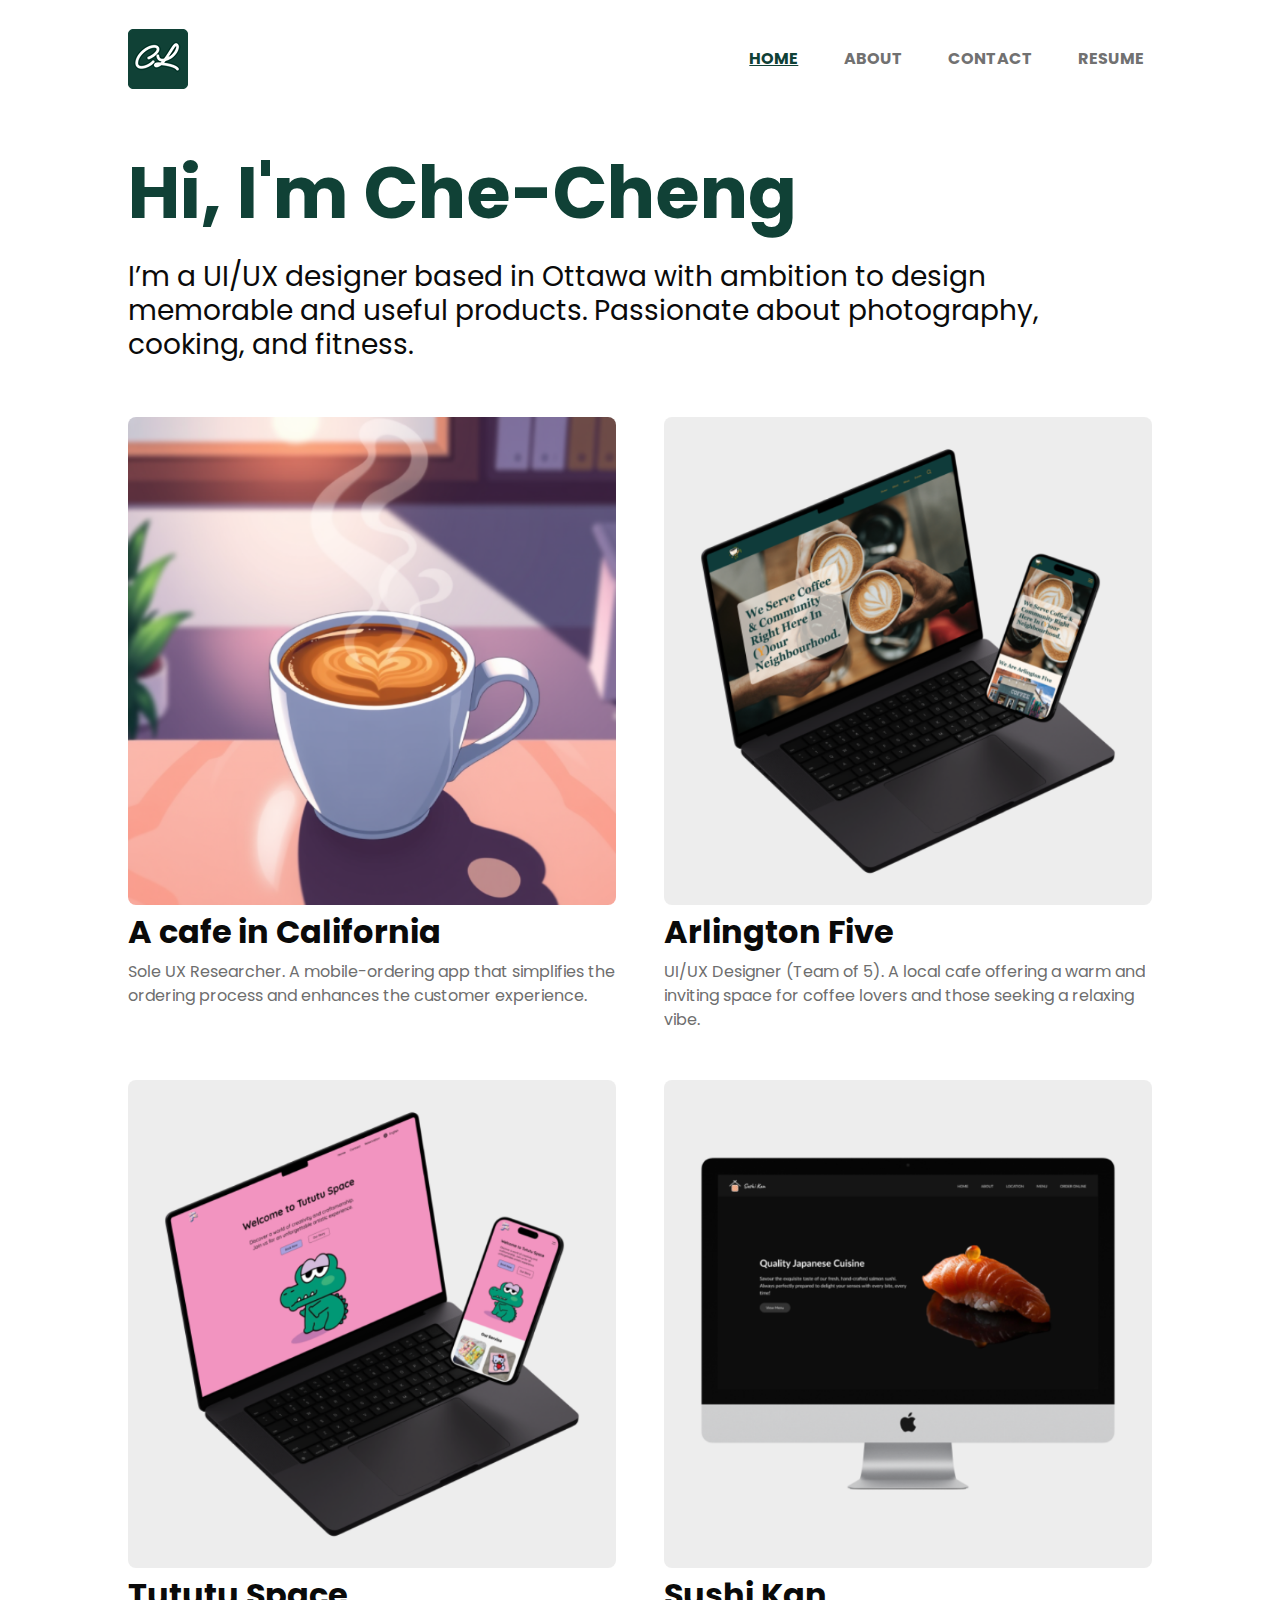
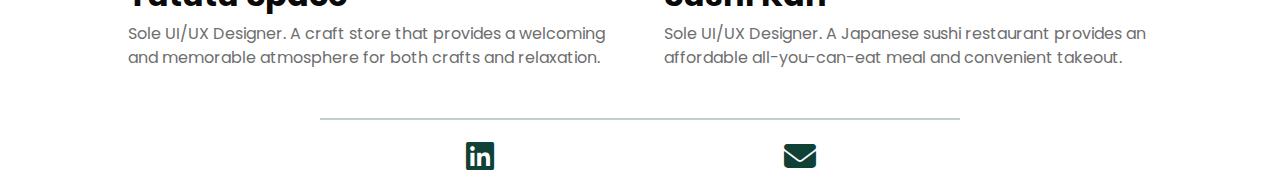
<file: index.html>
<!DOCTYPE html>
<html lang="en">

<head>
    <meta charset="UTF-8">
    <meta name="viewport" content="width=device-width, initial-scale=1.0">
    <title>Portfolio</title>
    <!-- Bootstrap -->
    <link href="https://cdn.jsdelivr.net/npm/bootstrap@5.3.3/dist/css/bootstrap.min.css" rel="stylesheet"
        integrity="sha384-QWTKZyjpPEjISv5WaRU9OFeRpok6YctnYmDr5pNlyT2bRjXh0JMhjY6hW+ALEwIH" crossorigin="anonymous">
    <!-- Main Css -->
    <link rel="stylesheet" href="css/main.css">
    <!-- CDN -->
    <link rel="stylesheet" href="https://cdn.jsdelivr.net/npm/bootstrap-icons@1.11.3/font/bootstrap-icons.min.css">
    <!-- Font Awesome -->
    <link rel="stylesheet" href="https://cdnjs.cloudflare.com/ajax/libs/font-awesome/6.5.0/css/all.min.css">
    <!-- Font -->
    <link rel="preconnect" href="https://fonts.googleapis.com">
    <link rel="preconnect" href="https://fonts.gstatic.com" crossorigin>
    <link
        href="https://fonts.googleapis.com/css2?family=Poppins:ital,wght@0,100;0,200;0,300;0,400;0,500;0,600;0,700;0,800;0,900;1,100;1,200;1,300;1,400;1,500;1,600;1,700;1,800;1,900&display=swap"
        rel="stylesheet">
    <!-- AOS -->
    <link rel="stylesheet" href="https://unpkg.com/aos@next/dist/aos.css" />

    <!-- favicon -->
     <link rel="shortcut icon" href="images/icon.png" type="image/x-icon">
</head>

<body>
    <!-- Skip Links -->
    <ul class="skip-links">
        <li><a href="#nav">Skip to main nav</a></li>
        <li><a href="#maincontent">Skip to main content</a></li>
    </ul>
    <header role="banner">
        <nav class="navbar navbar-expand-lg" data-bs-theme="light" id="nav" role="navigation">
            <div class="container-xxl">
                <a class="navbar-brand col-sm-7" href="index.html">
                    <picture>
                        <source srcset="images/icon-60x60.png" media="(min-width: 750px)" />

                        <source srcset="images/icon-60x60.png" media="(min-width: 500px)" />

                        <img class="" src="images/icon-60x60.png" alt="che-cheng lee logo">
                    </picture>
                </a>
                <button class="navbar-toggler" type="button" data-bs-toggle="collapse"
                    data-bs-target="#navbarSupportedContent" aria-controls="navbarSupportedContent"
                    aria-expanded="false" aria-label="Toggle navigation">
                    <span class="navbar-toggler-icon"></span>
                </button>
                <div class="collapse navbar-collapse" id="navbarSupportedContent">
                    <ul class="navbar-nav me-auto mb-2 mb-lg-0 w-100 d-flex justify-content-between">
                        <li class="nav-item">
                            <a class="nav-link  fw-bold active" aria-current="page"
                                href="index.html">Home</a>
                        </li>
                        <li class="nav-item">
                            <a class="nav-link unactive fw-bold" href="about.html">About</a>
                        </li>
                        <li class="nav-item">
                            <a class="nav-link unactive fw-bold" href="contact.html">Contact</a>
                        </li>
                        <li class="nav-item">
                            <a class="nav-link unactive fw-bold" target="_blank"
                                href="lee_che-cheng_resume-portfolio.pdf">Resume</a>
                        </li>
                    </ul>
                </div>
            </div>
        </nav>

    </header>
    <main id="maincontent" role="main">
        <div class="container-xxl">
            <section>
                <h1 class="fw-bold display-2 mt-5" data-aos="fade-right" role="heading">Hi, I'm
                    Che-Cheng</h1>
                <h2 class="fw-normal fs-3 mt-4">I’m a UI/UX designer based in Ottawa with ambition to design memorable
                    and
                    useful
                    products. Passionate
                    about photography, cooking, and fitness. </h2>
            </section>

            <section class="row g-5 mt-0">
                <!-- coffee -->
                <div class="col-sm-6">
                    <a href="coffee.html" role="button">
                        <div class="mb-2 project-card">
                            <picture>
                                <source srcset="images/coffee-home-650_x_650.png" media="(min-width: 750px)" />

                                <source srcset="images/coffee-home-525_x_525.png" media="(min-width: 450px)" />

                                <img class="img-fluid rounded-3" src="images/coffee-home-525_x_525.png"
                                    alt="A cafe in California">
                            </picture>

                        </div>
                        <h2 class="fw-bold fs-2">A cafe in California</h2>
                        <p class="fw-normal fs-6 mb-0">Sole UX Researcher. A mobile-ordering app that simplifies the
                            ordering
                            process and enhances the customer experience. </p>
                        <!-- <a href="coffee.html"
                            class="btn btn-primary col-5 col-xl-3 border border-dark border-2 py-2 fw-medium fs-6 des-btn"
                            role="button">View Project</a> -->
                    </a>
                </div>
                <!-- A5 -->
                <div class="col-sm-6">
                    <a href="a5.html" role="button">
                        <div class="mb-2 project-card">
                            <picture>
                                <source srcset="images/a5-home-650_x_650.png" media="(min-width: 750px)" />

                                <source srcset="images/a5-home-525_x_525.png" media="(min-width: 450px)" />

                                <img class="img-fluid rounded-3" src="images/a5-home-525_x_525.png"
                                    alt="Arlington Five">
                            </picture>

                        </div>
                        <h2 class="fw-bold fs-2">Arlington Five</h2>
                        <p class="fw-normal fs-6 mb-0">UI/UX Designer (Team of 5). A local cafe offering a
                            warm and inviting space for coffee lovers and those seeking a relaxing vibe.</p>
                        <!-- <a href="tututuspace.html"
                        class="btn btn-primary col-5 col-xl-3 border border-dark border-2 py-2 fw-medium fs-6 des-btn"
                        role="button">View Project</a> -->
                    </a>
                </div>
                <!-- food rescue -->
                <!-- <div class="col-sm-6">
                    <a href="sushikan.html" role="button">
                        <div class="mb-2 project-card">
                            <picture>
                                <source srcset="images/sushi-home-650_x_650.png" media="(min-width: 750px)" />

                                <source srcset="images/sushi-home-525_x_525.png" media="(min-width: 450px)" />

                                <img class="img-fluid rounded-3" src="images/sushi-home-525_x_525.png" alt="Sushi Kan">
                            </picture>
                        </div>
                        <h2 class="fw-bold fs-2">Food Rescue</h2>
                        <p class="fw-normal fs-6 mb-0">Sole UI/UX Designer. A Japanese sushi restaurant provides an
                            affordable
                            all-you-can-eat meal and convenient takeout.</p>
                       
                    </a>
                </div> -->
                <!-- Tututu space -->
                <div class="col-sm-6">
                    <a href="tututuspace.html" role="button">
                        <div class="mb-2 project-card">
                            <picture>
                                <source srcset="images/tututu-home-650_x_650.png" media="(min-width: 750px)" />

                                <source srcset="images/tututu-home-525_x_525.png" media="(min-width: 450px)" />

                                <img class="img-fluid rounded-3" src="images/tututu-home-525_x_525.png"
                                    alt="Tututu space">
                            </picture>

                        </div>
                        <h2 class="fw-bold fs-2">Tututu Space</h2>
                        <p class="fw-normal fs-6 mb-0">Sole UI/UX Designer. A craft store that provides a welcoming and
                            memorable
                            atmosphere for both crafts and relaxation.</p>
                        <!-- <a href="tututuspace.html"
                        class="btn btn-primary col-5 col-xl-3 border border-dark border-2 py-2 fw-medium fs-6 des-btn"
                        role="button">View Project</a> -->
                    </a>
                </div>
                <!-- Sushi Kan -->
                <div class="col-sm-6">
                    <a href="sushikan.html" role="button">
                        <div class="mb-2 project-card">
                            <picture>
                                <source srcset="images/sushi-home-650_x_650.png" media="(min-width: 750px)" />

                                <source srcset="images/sushi-home-525_x_525.png" media="(min-width: 450px)" />

                                <img class="img-fluid rounded-3" src="images/sushi-home-525_x_525.png" alt="Sushi Kan">
                            </picture>
                        </div>
                        <h2 class="fw-bold fs-2">Sushi Kan</h2>
                        <p class="fw-normal fs-6 mb-0">Sole UI/UX Designer. A Japanese sushi restaurant provides an
                            affordable
                            all-you-can-eat meal and convenient takeout.</p>
                       
                    </a>
                </div>

                
                <!-- Three Star Media -->
                <!-- <div class="col-sm-6">
                    <a href="https://lee00869.github.io/three-star-media/" role="button">
                    <div class="mb-2 project-card">
                        <img class="img-fluid rounded-3" src="images/three-star-home.png" alt="">
                    </div>
                    <h2 class="fw-bold fs-2">Three Star Media</h2>
                    <p class="fw-normal fs-6">Used valid HTML and CSS to make a responsive website for Three Star Media
                        and
                        matched it with the given mock-up design.</p>
                    <a href="https://lee00869.github.io/three-star-media/"
                        class="btn btn-primary col-5 col-xl-3 border border-dark border-2 py-2 fw-medium fs-6 des-btn"
                        role="button">View Project</a>
                    </a>
                </div> -->

                <!-- Pop Therapy -->
                <!-- <div class="col-sm-6">
                    <a href="http://jasonlee.rf.gd/" target="_blank" role="button">
                        <div class="mb-2 project-card">
                            <picture>
                                <source srcset="images/pop-home-650_x_650.png" media="(min-width: 750px)" />

                                <source srcset="images/pop-home-525_x_525.png" media="(min-width: 450px)" />

                                <img class="img-fluid rounded-3" src="images/pop-home-525_x_525.png" alt="Pop Therapy">
                            </picture>
                        </div>
                        <h2 class="fw-bold fs-2">Pop Therapy</h2>
                        <p class="fw-normal fs-6 mb-0">Used WordPress to create and maintain a website with a theme for
                            a small
                            business including various posts and pages.</p>
                        <a href="https://jasonlee.rf.gd/" target="_blank"
                        class="btn btn-primary col-5 col-xl-3 border border-dark border-2 py-2 fw-medium fs-6 des-btn"
                        role="button">View Project</a>
                    </a>
                </div> -->
                <!-- Fashion -->
                <!-- <div class="col-sm-6">
                    <a href="https://lee00869.github.io/mtm6201-midterm/" target="_blank" role="button">
                        <div class="mb-2 project-card">
                            <picture>
                                <source srcset="images/fashion-home-650_x_650.png" media="(min-width: 750px)" />

                                <source srcset="images/fashion-home-525_x_525.png" media="(min-width: 450px)" />

                                <img class="img-fluid rounded-3" src="images/fashion-home-525_x_525.png" alt="Fashion">
                            </picture>
                        </div>
                        <h2 class="fw-bold fs-2">Fashion</h2>
                        <p class="fw-normal fs-6 mb-0">Created a responsive website of 3 pages using HTML and CSS and
                            followed
                            accessibility guidelines.</p>
                    </a>
                </div> -->

                <!-- Illustrators -->
                <!-- <div class="col-sm-6">
                    <a href="illustrator.html" role="button">
                        <div class="mb-2 project-card">
                            <picture>
                                <source srcset="images/dog-home-650_x_650.png" media="(min-width: 750px)" />

                                <source srcset="images/dog-home-525_x_525.png" media="(min-width: 450px)" />

                                <img class="img-fluid rounded-3" src="images/dog-home-525_x_525.png"
                                    alt="a dobermann illustration">
                            </picture>
                        </div>
                        <h2 class="fw-bold fs-2">My Gallery</h2>
                        <p class="fw-normal fs-6 mb-0">Used Adobe Illustrator and InDesign to skillfully design a logo,a
                            professional business card, and a detailed illustration.</p>
                    </a>
                </div> -->

                <!-- Paws For Change -->
                <!-- <div class="col-lg-6">
                    <div class="bg-primary my-2 py-5 bg-opacity-75 rounded-3">
                        <picture>
                            <source srcset="images/paws-for-change-650_x_407.png" media="(min-width: 750px)" />

                            <source srcset="images/paws-for-change-350_x_218.png" media="(min-width: 500px)" />

                            <img class="img-fluid rounded-4 mx-auto d-block" src="images/paws-for-change-350_x_218.png"
                                alt="paws for change website">
                        </picture>
                    </div>
                    <h2 class="fw-bold fs-2">Paws For Change</h2>
                    <p class="fw-normal fs-6">Used Drupal to create and maintain a website with a theme and a module for
                        a
                        campaign including various pages and articles. </p>
                    <a href="http://drupal-jason.rf.gd" target="_blank"
                        class="btn btn-primary col-5 col-xl-3 border border-dark border-2 py-2 fw-medium fs-6"
                        role="button">View Project</a>
                </div> -->
            </section>
        </div>
    </main>
    <div class="row justify-content-center mt-5 hr-line">
        <hr class="border border-primary border-1 opacity-80 col-12 col-xl-6 ">
    </div>
    <!-- Footer -->
    <footer class="col-sm-6 offset-sm-3 d-flex justify-content-around my-3 " role="contentinfo">
        <a class="btn p-2 col-sm-3" href="https://www.linkedin.com/in/che-cheng-lee-3a7737289/" target="_blank"
            aria-label="LinkedIn Profile"><i class="fa-brands fa-linkedin fa-2xl " style="color: #104136;"></i></a>
        <a class="btn p-2 col-sm-3" href="mailto:jasonlee21229@gmail.com" target="_blank" aria-label="Send Email"><i
                class="fa-solid fa-envelope fa-2xl " style="color: #104136;"></i></a>
    </footer>
    <!-- Javascript -->
    <script src="https://cdn.jsdelivr.net/npm/bootstrap@5.3.3/dist/js/bootstrap.bundle.min.js"
        integrity="sha384-YvpcrYf0tY3lHB60NNkmXc5s9fDVZLESaAA55NDzOxhy9GkcIdslK1eN7N6jIeHz" crossorigin="anonymous">
    </script>
    <script src="https://unpkg.com/aos@next/dist/aos.js"></script>
    <script>
        AOS.init({
            duration: 1500,
        });
    </script>
</body>

</html>
</file>
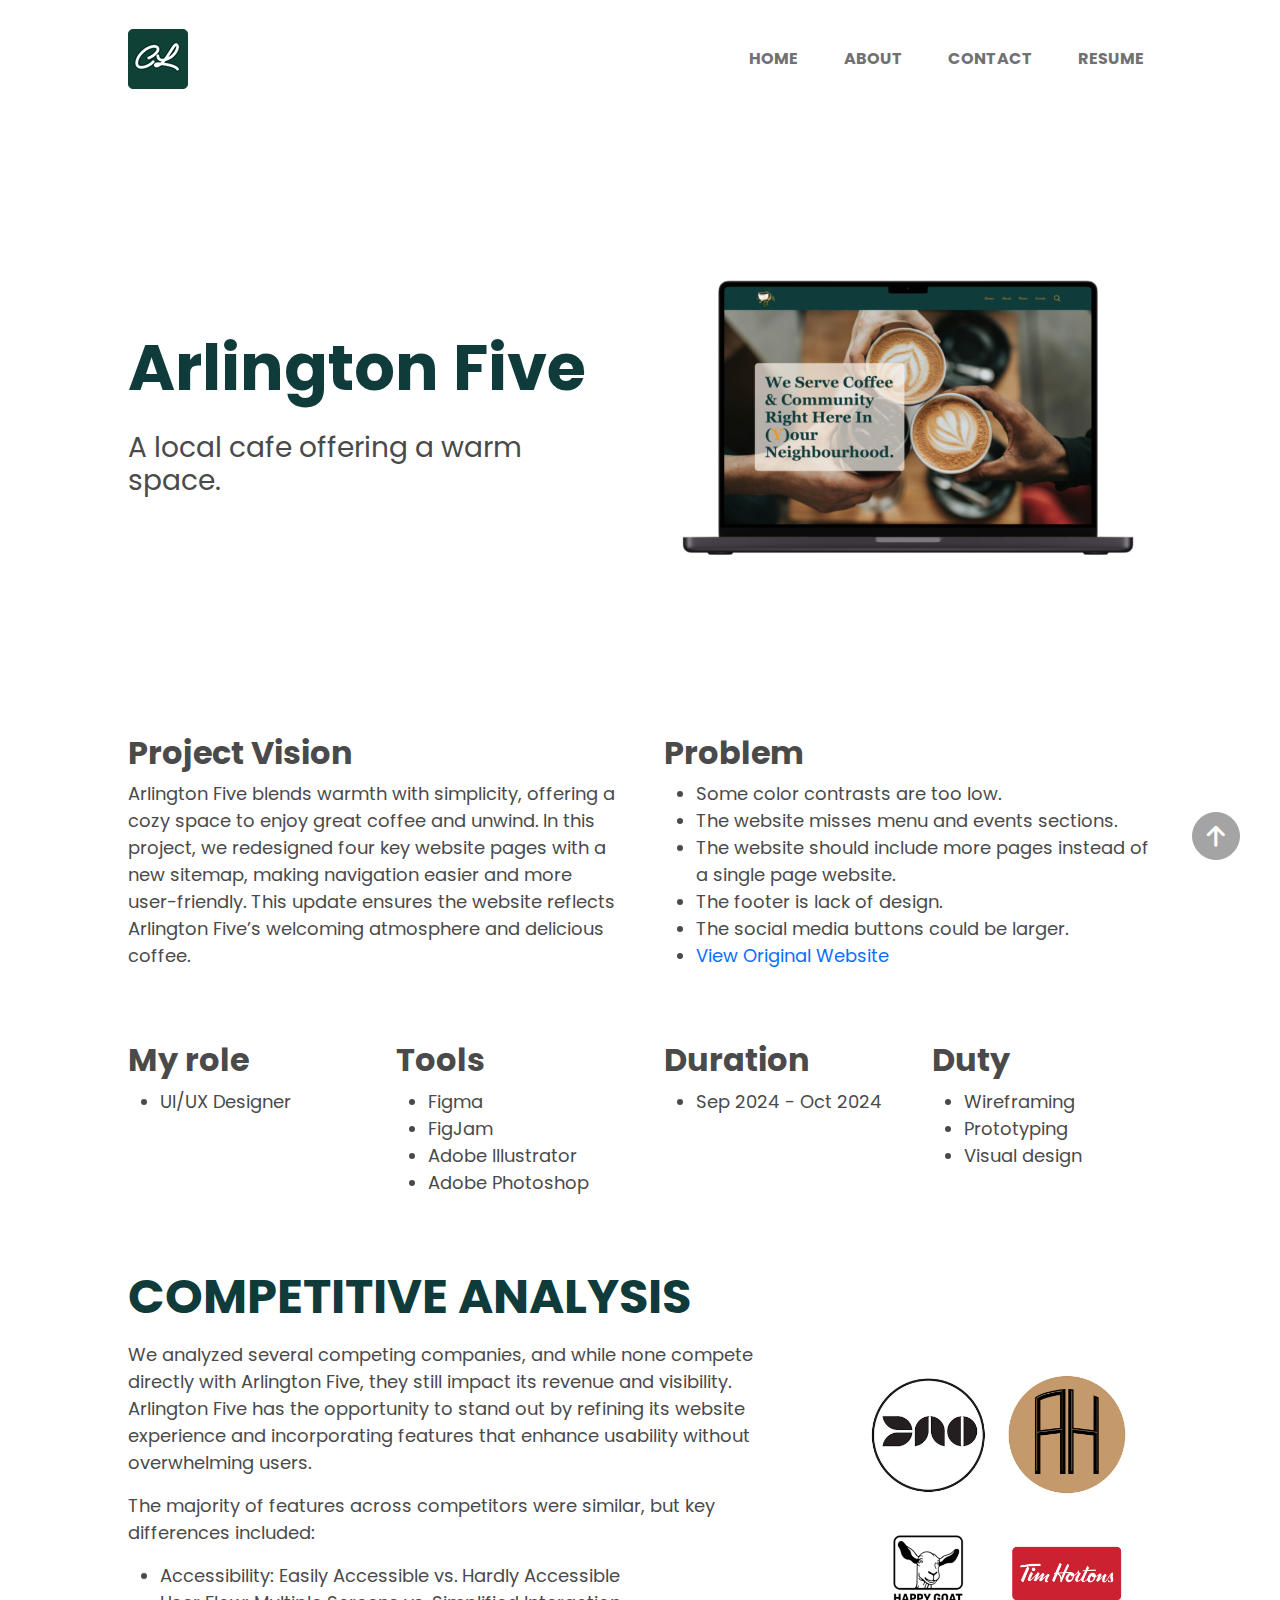
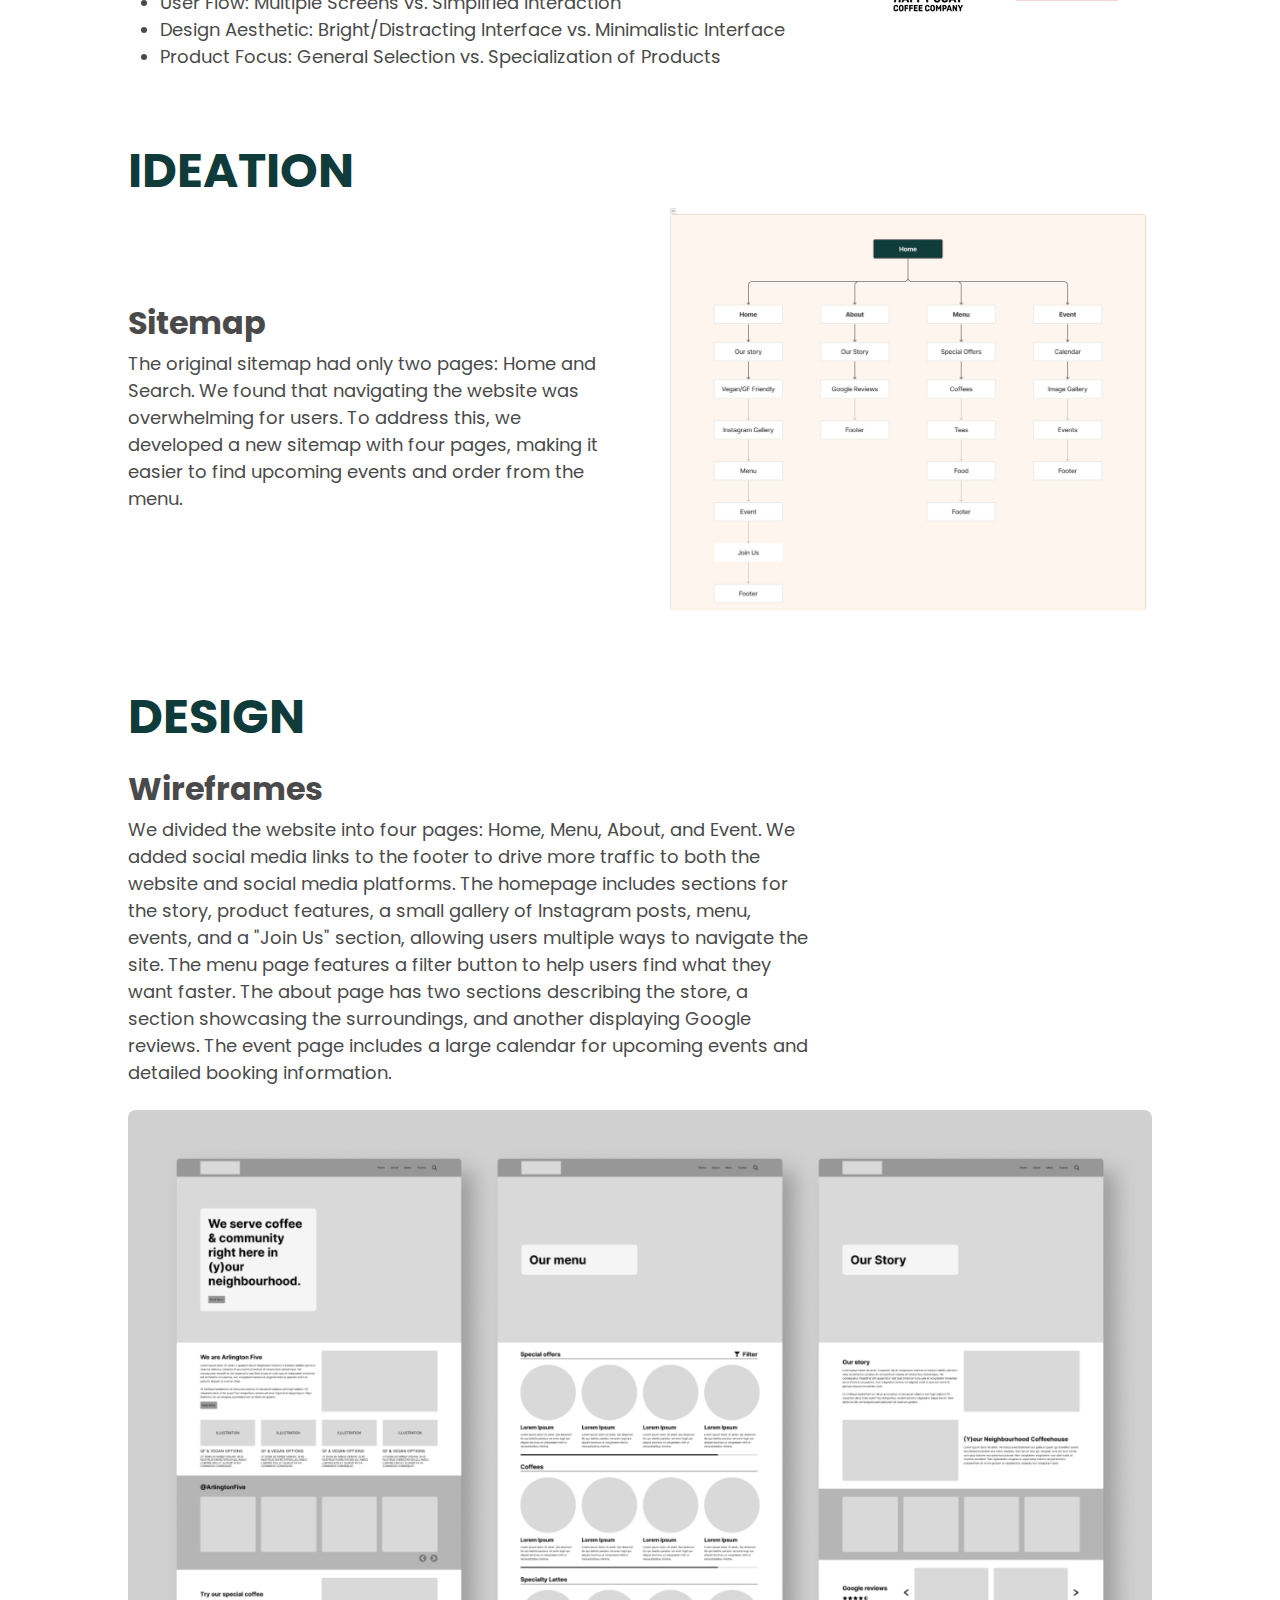
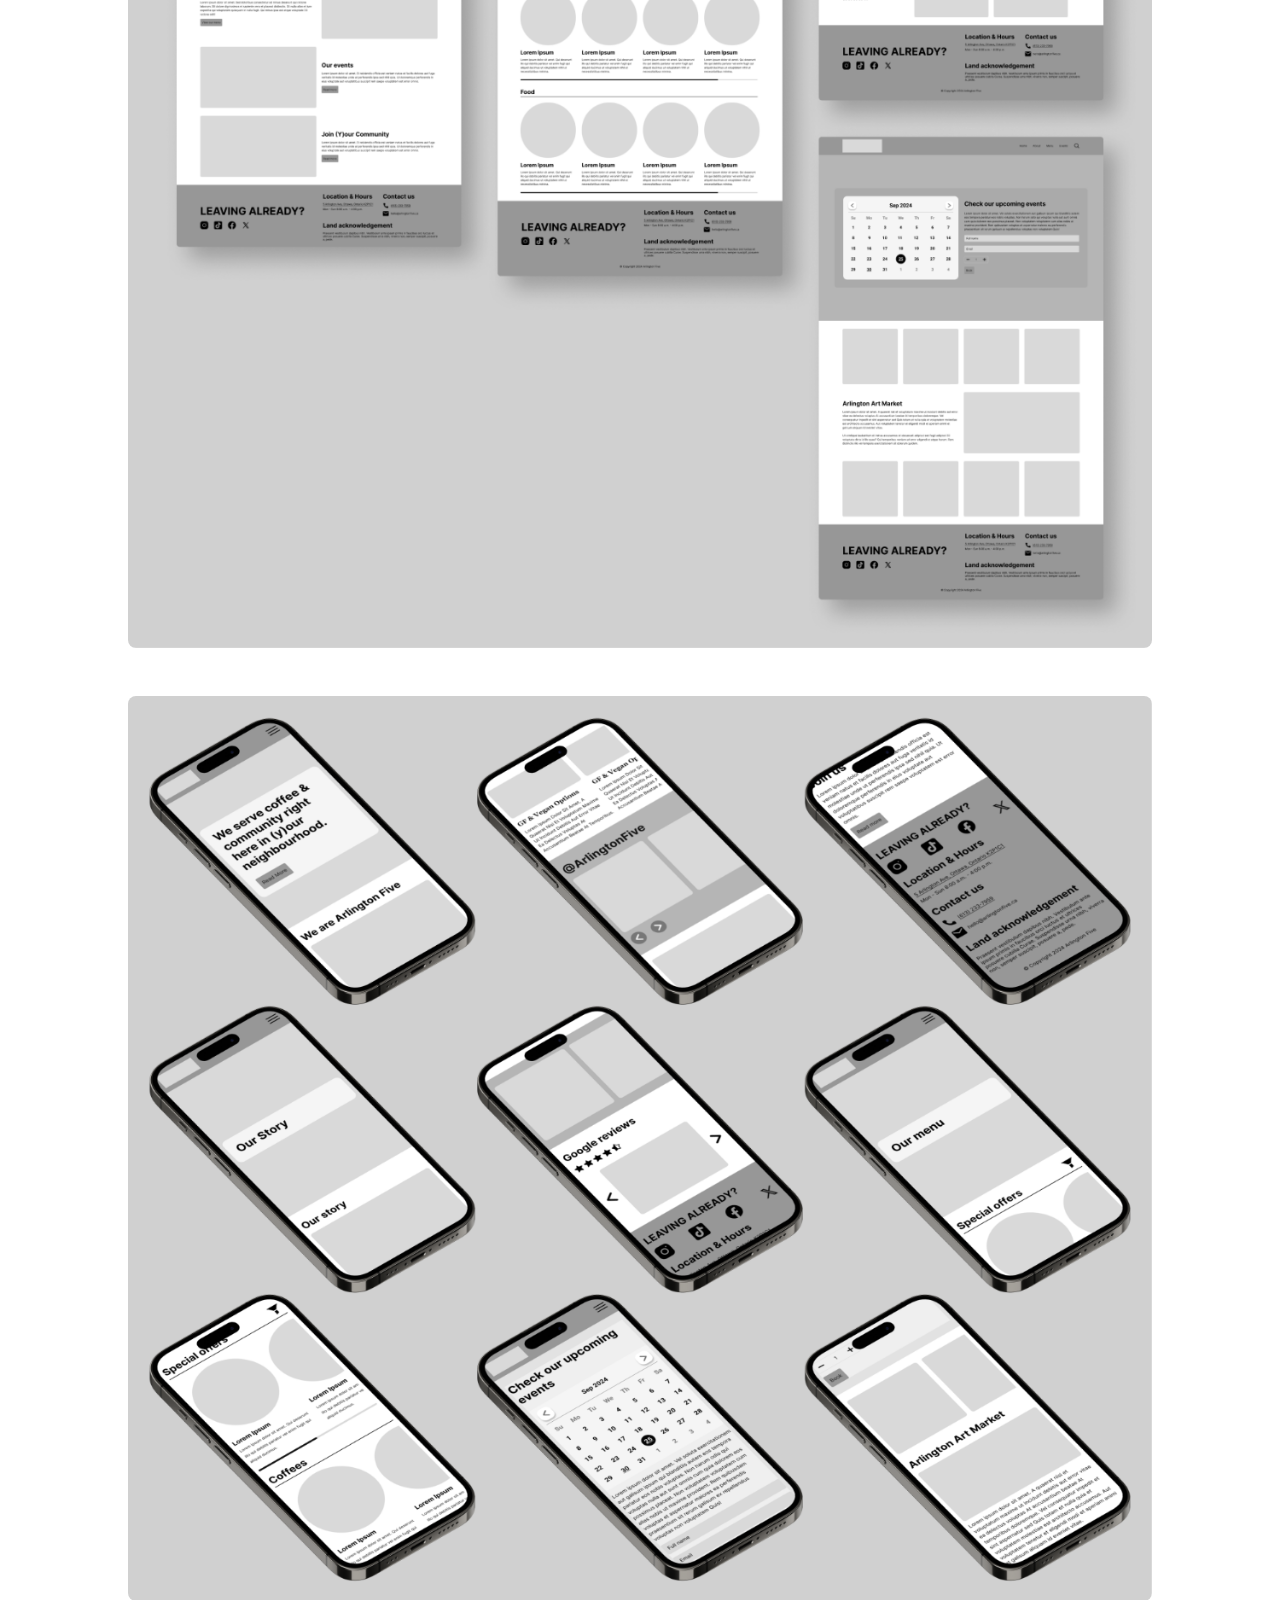
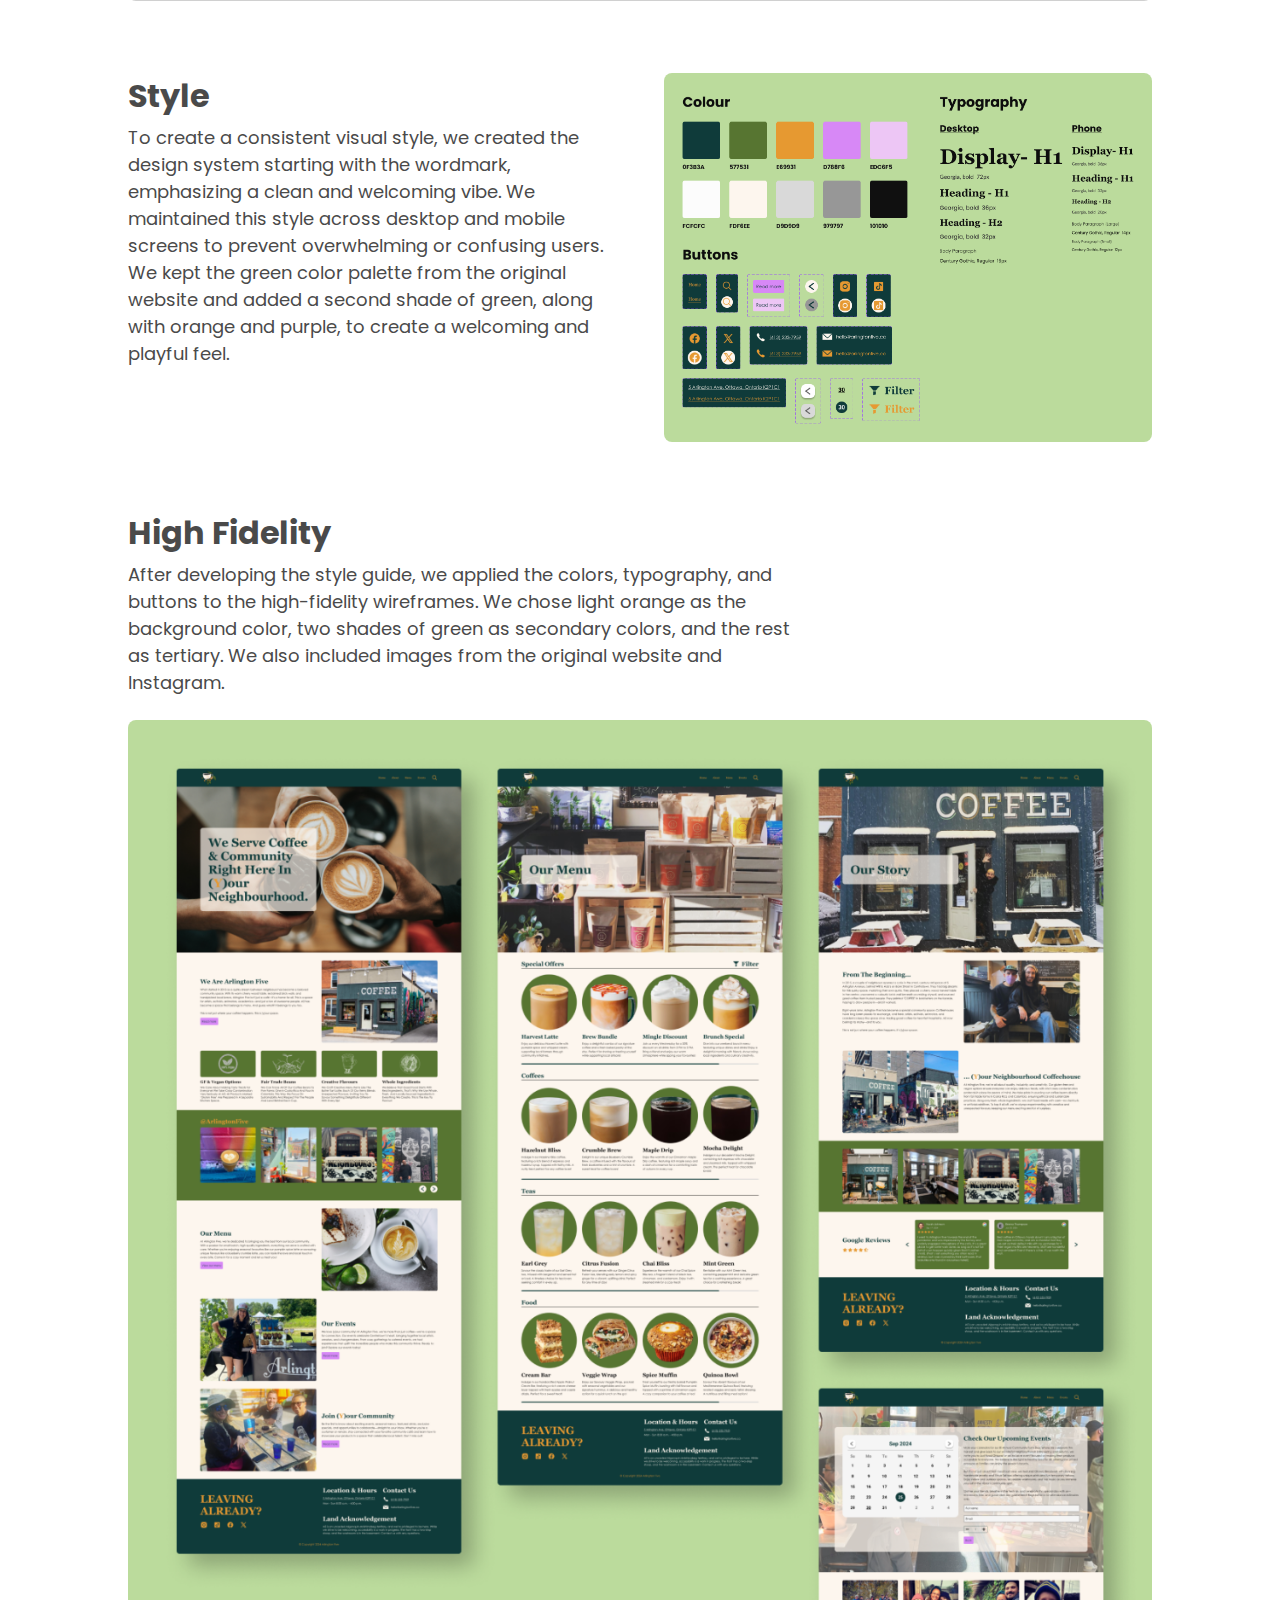
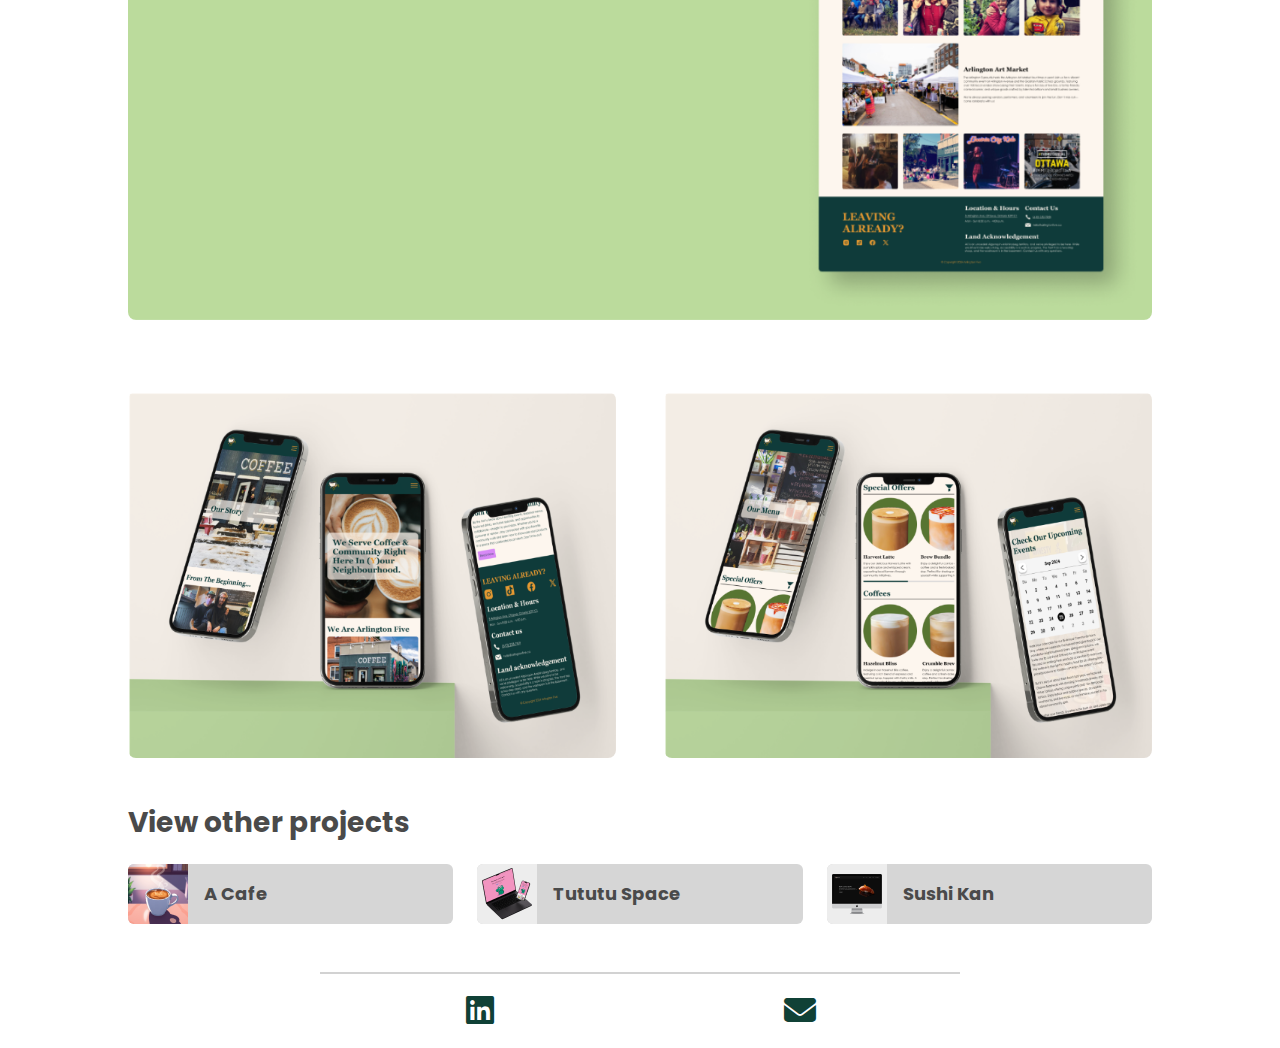
<file: a5.html>
<!DOCTYPE html>
<html lang="en">

<head>
    <meta charset="UTF-8">
    <meta name="viewport" content="width=device-width, initial-scale=1.0">
    <title>Portfolio</title>
    <!-- Bootstrap -->
    <link href="https://cdn.jsdelivr.net/npm/bootstrap@5.3.3/dist/css/bootstrap.min.css" rel="stylesheet"
        integrity="sha384-QWTKZyjpPEjISv5WaRU9OFeRpok6YctnYmDr5pNlyT2bRjXh0JMhjY6hW+ALEwIH" crossorigin="anonymous">
    <!-- Main Css -->
    <!-- <link rel="stylesheet" href="css/main.css"> -->
    <!-- CDN -->
    <link rel="stylesheet" href="https://cdn.jsdelivr.net/npm/bootstrap-icons@1.11.3/font/bootstrap-icons.min.css">
    <!-- Font Awesome -->
    <link rel="stylesheet" href="https://cdnjs.cloudflare.com/ajax/libs/font-awesome/6.5.0/css/all.min.css">
    <!-- Font -->
    <link rel="preconnect" href="https://fonts.googleapis.com">
    <link rel="preconnect" href="https://fonts.gstatic.com" crossorigin>
    <link
        href="https://fonts.googleapis.com/css2?family=Poppins:ital,wght@0,100;0,200;0,300;0,400;0,500;0,600;0,700;0,800;0,900;1,100;1,200;1,300;1,400;1,500;1,600;1,700;1,800;1,900&display=swap"
        rel="stylesheet">
    <!-- AOS -->
    <link rel="stylesheet" href="https://unpkg.com/aos@next/dist/aos.css" />
    <!-- favicon -->
    <link rel="shortcut icon" href="images/icon.png" type="image/x-icon">
    <!-- a5 css -->
    <link rel="stylesheet" href="css/a5.css">
</head>

<body>
    <!-- Skip Links -->
    <ul class="skip-links">
        <li><a href="#nav">Skip to main nav</a></li>
        <li><a href="#maincontent">Skip to main content</a></li>
    </ul>
    <header role="banner">
        <!-- Nav -->
        <nav class="navbar navbar-expand-lg" data-bs-theme="light" id="nav" role="navigation">
            <div class="container-xxl">
                <a class="navbar-brand col-sm-7" href="index.html">
                    <picture>
                        <source srcset="images/icon-60x60.png" media="(min-width: 750px)" />

                        <source srcset="images/icon-60x60.png" media="(min-width: 500px)" />

                        <img class="" src="images/icon-60x60.png" alt="che-cheng lee logo">
                    </picture>
                </a>
                <button class="navbar-toggler" type="button" data-bs-toggle="collapse"
                    data-bs-target="#navbarSupportedContent" aria-controls="navbarSupportedContent"
                    aria-expanded="false" aria-label="Toggle navigation">
                    <span class="navbar-toggler-icon"></span>
                </button>
                <div class="collapse navbar-collapse" id="navbarSupportedContent">
                    <ul class="navbar-nav me-auto mb-2 mb-lg-0 w-100 d-flex justify-content-between">
                        <li class="nav-item">
                            <a class="nav-link unactive fw-bold" aria-current="page" href="index.html">Home</a>
                        </li>
                        <li class="nav-item">
                            <a class="nav-link unactive fw-bold" href="about.html">About</a>
                        </li>
                        <li class="nav-item">
                            <a class="nav-link unactive fw-bold" href="contact.html">Contact</a>
                        </li>
                        <li class="nav-item">
                            <a class="nav-link unactive fw-bold" target="_blank"
                                href="lee_che-cheng_resume-portfolio.pdf">Resume</a>
                        </li>
                    </ul>
                </div>
            </div>
        </nav>

    </header>
    <main id="maincontent" role="main">
        <div class="container-xxl">
            <!-- back to top -->
            <button id="back-to-top" class="btn btn-primary opacity-50">
                <i class="fas fa-arrow-up fa-xl"></i>
            </button>

            <section class="row g-5 d-flex align-items-center mt-0">
                <div class="col-12 col-sm-6">
                    <h1 class="fw-bold  display-3" role="heading">Arlington Five</h1>
                    <h2 class="fw-normal fs-3 mt-4">A local cafe offering a warm space.</h2>
                </div>
                <div class="col-12 col-sm-6 mx-auto">
                    <picture>
                        <source srcset="images/a5_mockup-650_x_650.png" media="(min-width: 750px)" />

                        <source srcset="images/a5_mockup-525_x_525.png" media="(min-width: 450px)" />

                        <img class="img-fluid" src="images/a5_mockup-525_x_525.png" alt="Arlington Five mockup">
                    </picture>
                </div>
            </section>


            <section class="row g-5 mt-0">
                <div class="col-12 col-lg-6">
                    <h2 class="fw-bold fs-2 mb-2" role="heading">Project Vision</h2>
                    <p class="fw-normal fs-6 mb-0">Arlington Five blends warmth with simplicity, offering a cozy space
                        to enjoy great coffee and unwind. In this project, we redesigned four key website
                        pages with a new sitemap, making navigation easier and more user-friendly. This update ensures
                        the website reflects Arlington Five’s welcoming atmosphere and delicious coffee.
                    </p>

                </div>
                <div class="col-12 col-lg-6">
                    <h2 class="fw-bold fs-2" role="heading">Problem</h2>
                    <ul class="mb-0">
                        <li class="fw-normal fs-6">Some color contrasts are too low.</li>
                        <li class="fw-normal fs-6">The website misses menu and events sections.</li>
                        <li class="fw-normal fs-6">The website should include more pages instead of a single page
                            website.</li>
                        <li class="fw-normal fs-6">The footer is lack of design.</li>
                        <li class="fw-normal fs-6">The social media buttons could be larger.</li>
                        <li class="fw-normal fs-6"><a class="fw-normal fs-6" target="_blank"
                                href="arlingtonfive.pdf">View Original Website</a></li>
                    </ul>
                </div>

                <!-- Problem/solution -->
                <!-- <div class="col-12">
                    <h1 class="fw-bold fs-1" role="heading">Redesign Arlington Five Website</h1>
                </div>
                <div class="col-12 col-lg-6 mt-3">
                    <h2 class="fw-bold fs-2" role="heading">Problem</h2>
                    <ul class="mb-0">
                        <li class="fw-normal fs-5">Some color contrasts are too low.</li>
                        <li class="fw-normal fs-5">The website misses menu and events sections.</li>
                        <li class="fw-normal fs-5">The website should include more pages instead of a single page
                            website.</li>
                        <li class="fw-normal fs-5">The footer is lack of design.</li>
                        <li class="fw-normal fs-5">The social media buttons could be larger.</li>
                        <li class="fw-normal fs-5"><a class="fw-normal fs-5" target="_blank"
                                href="https://www.arlingtonfive.ca/">View Original Website</a></li>
                    </ul>
                </div>
                <div class="col-12 col-lg-6 mt-3">
                    <h2 class="fw-bold fs-2" role="heading">Solution</h2>
                    <ul class="mb-0">
                        <li class="fw-normal fs-5">Ensure the color contrast is clear and visible.</li>
                        <li class="fw-normal fs-5">Make sure the website include the menu and events pages.</li>
                        <li class="fw-normal fs-5">Design a four pages website to seperate each category.</li>
                        <li class="fw-normal fs-5">Ensure the social media buttons are easy to click and visible.</li>

                    </ul>
                </div> -->

                <!-- my role tools... -->
                <div class="col-6 col-lg-3">
                    <h2 class="fw-bold fs-2" role="heading">My role</h2>
                    <ul class="mb-0">
                        <li class="fw-normal fs-6">UI/UX Designer</li>
                    </ul>
                </div>
                <div class="col-6 col-lg-3">
                    <h2 class="fw-bold fs-2" role="heading">Tools</h2>
                    <ul class="mb-0">
                        <li class="fw-normal fs-6">Figma</li>
                        <li class="fw-normal fs-6">FigJam</li>
                        <li class="fw-normal fs-6">Adobe Illustrator</li>
                        <li class="fw-normal fs-6">Adobe Photoshop</li>
                    </ul>
                </div>
                <div class="col-6 col-lg-3">
                    <h2 class="fw-bold fs-2" role="heading">Duration</h2>
                    <ul class="mb-0">
                        <li class="fw-normal fs-6"> Sep 2024 - Oct 2024</li>
                    </ul>
                </div>
                <div class="col-6 col-lg-3">
                    <h2 class="fw-bold fs-2" role="heading">Duty</h2>
                    <ul class="mb-0">
                        <li class="fw-normal fs-6">Wireframing</li>
                        <li class="fw-normal fs-6">Prototyping</li>
                        <li class="fw-normal fs-6">Visual design</li>
                    </ul>
                </div>

                <div class="col-12">
                    <h1 class="fw-bold display-5 text-uppercase mb-0">Competitive analysis</h1>
                </div>
                <div class="col-12 col-sm-8 mt-3">
                    <p class="fw-normal fs-6 ">We analyzed several competing companies, and while none compete
                        directly with Arlington Five, they still impact its revenue and visibility. Arlington Five has
                        the opportunity to stand out by refining its website experience and incorporating features that
                        enhance usability without overwhelming users.</p>
                    <p class="fw-normal fs-6" role="heading">The majority of features across competitors were similar,
                        but key differences included:</p>
                    <ul class="mb-0">
                        <li class="fw-normal fs-6">Accessibility: Easily Accessible vs. Hardly Accessible</li>
                        <li class="fw-normal fs-6">User Flow: Multiple Screens vs. Simplified Interaction</li>
                        <li class="fw-normal fs-6">Design Aesthetic: Bright/Distracting Interface vs. Minimalistic
                            Interface</li>
                        <li class="fw-normal fs-6">Product Focus: General Selection vs. Specialization of Products</li>
                    </ul>
                </div>
                <div class="col-12 col-sm-4  mt-3">
                    <h1 class="fw-bold display-4 text-uppercase mb-2"></h1>
                    <picture>
                        <source srcset="images/a5-compet-logos.png" media="(min-width: 750px)" />

                        <source srcset="images/a5-compet-logos.png" media="(min-width: 450px)" />

                        <img class="img-fluid" src="images/a5-compet-logos.png" alt="Arlington Five competitors">
                    </picture>
                </div>
                <!-- <div class="col-12 col-lg-6 mt-3">
                    <h2 class="fw-bold fs-2">Happy Goat Coffee</h2>
                    <ul class="mb-0">
                        <li class="fw-normal fs-5">Competitor type: Direct</li>
                        <li class="fw-normal fs-5">Location: Ottawa, ON</li>
                        <li class="fw-normal fs-5">Strengths: Strong brand identity, Fully responsive, Clear color
                            scheme
                        </li>
                        <li class="fw-normal fs-5">Weaknesses: Buttons don't have hover effects, The navigation is poor
                            and distractive on mobile screen</li>
                        <li class="fw-normal fs-5">Unique Feature: Black Friday count-down section, Create account</li>
                    </ul>
                </div>
                <div class="col-12 col-lg-6 mt-3">
                    <h2 class="fw-bold fs-2">Art House Cafe</h2>
                    <ul class="mb-0">
                        <li class="fw-normal fs-5">Competitor type: Direct</li>
                        <li class="fw-normal fs-5">Location: Ottawa, ON</li>
                        <li class="fw-normal fs-5">Strengths: Images added to enhance user experiences, Easy to find the
                            key info</li>
                        <li class="fw-normal fs-5">Weaknesses: Banner images and containers aren't cohesive, Lack of
                            design</li>
                        <li class="fw-normal fs-5">Unique Feature: FAQ section, High colour contrast</li>
                    </ul>
                </div>
                <div class="col-12 col-lg-6 mt-3">
                    <h2 class="fw-bold fs-2">Dao Cafe Ottawa</h2>
                    <ul class="mb-0">
                        <li class="fw-normal fs-5">Competitor type: Indirect</li>
                        <li class="fw-normal fs-5">Location: Ottawa, ON</li>
                        <li class="fw-normal fs-5">Strengths: Strong brand identity, Clear color scheme</li>
                        <li class="fw-normal fs-5">Weaknesses: Some contrast errors, The locations should include links.
                        </li>
                        <li class="fw-normal fs-5">Unique Feature: Order online, Carousel gallery</li>
                    </ul>
                </div>
                <div class="col-12 col-lg-6 mt-3">
                    <h2 class="fw-bold fs-2">Tim Hortons</h2>
                    <ul class="mb-0">
                        <li class="fw-normal fs-5">Competitor type: Indirect</li>
                        <li class="fw-normal fs-5">Location: Ottawa, ON</li>
                        <li class="fw-normal fs-5">Strengths: Clear navigation, Strong brand identity</li>
                        <li class="fw-normal fs-5">Weaknesses: The language selections are overwhelming</li>
                        <li class="fw-normal fs-5">Unique Feature: Nutritional Information, Create account</li>
                    </ul>
                </div> -->

                <!-- Design -->
                <div class="col-12">
                    <h1 class="fw-bold display-5 text-uppercase mb-0">Ideation</h1>
                    <!-- <h2 class="fw-bold fs-2 mt-3" role="heading">Sitemap</h2> -->
                </div>
                <div class="col-12 col-lg-6 my-auto">

                    <h2 class="fw-bold fs-2 mt-3" role="heading">Sitemap</h2>
                    <p class="fw-normal fs-6 ">The original sitemap had only two pages: Home and Search. We found that
                        navigating the website was overwhelming for users. To address this, we developed a new sitemap
                        with four pages, making it easier to find upcoming events and order from the menu.</p>
                </div>
                <!-- site map -->
                <!-- <div class="col-lg-6 rounded-3 mt-2">
                    <h3 class="fw-bold fs-3 text-start mb-3" role="heading">Original</h3>
                    <picture>
                        <source srcset="images/original-1000_x_838.png" media="(min-width: 750px)" />

                        <source srcset="images/original-800_x_670.png" media="(min-width: 450px)" />

                        <img class="img-fluid rounded-3" src="images/original-800_x_670.png"
                            alt="arlingtonfive original site  map">
                    </picture>
                </div> -->
                <div class="col-lg-6 rounded-3 mt-2">
                    <!-- <h3 class="fw-bold fs-3 text-start mb-3" role="heading">After</h3> -->
                    <picture>
                        <source srcset="images/after-1000_x_837.png" media="(min-width: 750px)" />

                        <source srcset="images/after-800_x_669.png" media="(min-width: 450px)" />

                        <img class="img-fluid rounded-3" src="images/after-800_x_669.png"
                            alt="arlingtonfive after site  map">
                    </picture>
                </div>
                <div class="col-12">
                    <h1 class="fw-bold display-5 text-uppercase mb-0">Design</h1>
                    <div class="col-12 mt-4">
                        <h2 class="fw-bold fs-2 text-start" role="heading">Wireframes</h2>
                        <p class="fw-normal fs-6 col-lg-8 mb-0">We divided the website into four pages: Home, Menu,
                            About,
                            and Event. We added social media links to the footer to drive more traffic to both the
                            website and social media platforms. The homepage includes sections for the story, product
                            features, a small gallery of Instagram posts, menu, events, and a "Join Us" section,
                            allowing users multiple ways to navigate the site. The menu page features a filter button to
                            help users find what they want faster. The about page has two sections describing the store,
                            a section showcasing the surroundings, and another displaying Google reviews. The event page
                            includes a large calendar for upcoming events and detailed booking information.</p>
                        <!-- lo wireframe-->
                        <div class="col-12 mx-auto mt-4">
                            <picture>
                                <source srcset="images/a5-lo-desktop-1200_x_1333.png" media="(min-width: 750px)" />

                                <source srcset="images/a5-lo-desktop-800_x_888.png" media="(min-width: 450px)" />

                                <img class="img-fluid rounded-3" src="images/a5-lo-desktop-800_x_888.png"
                                    alt="Arlington Five desktop Low fidelity wireframe">
                            </picture>

                        </div>
                        <div class="col-12 mx-auto mt-5">
                            <picture>
                                <source srcset="images/a5-lo-phone-1200_x_1061.png" media="(min-width: 750px)" />

                                <source srcset="images/a5-lo-phone-800_x_707.png" media="(min-width: 450px)" />

                                <img class="img-fluid rounded-3" src="images/a5-lo-phone-800_x_707.png"
                                    alt="Arlington Five moble Low fidelity wireframe">
                            </picture>
                        </div>
                    </div>
                </div>
                <!-- style-->
                <div class="col-12 col-lg-6 my-lg-auto ">
                    <h2 class="fw-bold fs-2 text-start" role="heading">Style</h2>
                    <p class="fw-normal fs-6 mb-0">To create a consistent visual style, we created the design system
                        starting with the wordmark, emphasizing a clean and welcoming vibe. We maintained this style
                        across desktop and mobile screens to prevent overwhelming or confusing users. We kept the green
                        color palette from the original website and added a second shade of green, along with orange and
                        purple, to create a welcoming and playful feel.</p>
                </div>
                <div class="col-12 mx-auto col-lg-6">
                    <picture>
                        <source srcset="images/a5-style.png" media="(min-width: 750px)" />

                        <source srcset="images/a5-style-sm.png" media="(min-width: 450px)" />

                        <img class="img-fluid rounded-3" src="images/a5-style-sm.png" alt="Arlington Five style guide">
                    </picture>
                </div>

                <!-- hi wireframe-->
                <div class="col-12 col-lg-8">
                    <h2 class="fw-bold fs-2 text-start" role="heading">High Fidelity</h2>
                    <p class="fw-normal fs-6 mb-0">After developing the style guide, we applied the colors, typography,
                        and
                        buttons to the high-fidelity wireframes. We chose light orange as the background color, two
                        shades of green as secondary colors, and the rest as tertiary. We also included images from the
                        original website and Instagram. </p>
                </div>
                <div class="col-12 mt-4">
                    <picture>
                        <source srcset="images/a5-hi-desktop-1200_x_1407.png" media="(min-width: 750px)" />

                        <source srcset="images/a5-hi-desktop-800_x_938.png" media="(min-width: 450px)" />

                        <img class="img-fluid rounded-3" src="images/a5-hi-desktop-800_x_938.png"
                            alt="Arlington Five desktop high fidelity wireframe">
                    </picture>

                </div>
                <div class="col-sm-6">
                    <picture>
                        <source srcset="images/a5-hi-phone-1-650_x_487.png" media="(min-width: 750px)" />

                        <source srcset="images/a5-hi-phone-1-525_x_394.png" media="(min-width: 450px)" />

                        <img class="img-fluid rounded-3" src="images/a5-hi-phone-1-525_x_394.png"
                            alt="Arlington Five phone high fidelity wireframe">
                    </picture>

                </div>
                <div class="col-sm-6 ">
                    <picture>
                        <source srcset="images/a5-hi-phone-2-650_x_487.png" media="(min-width: 750px)" />

                        <source srcset="images/a5-hi-phone-2-525_x_394.png" media="(min-width: 450px)" />

                        <img class="img-fluid rounded-3" src="images/a5-hi-phone-2-525_x_394.png"
                            alt="Arlington Five phone high fidelity wireframe">
                    </picture>
                </div>
            </section>
                <!-- Other project -->
                <section class="row g-4 mt-0">
                    <div class="col-12 mt-5">
                        <h2 class="fw-bold fs-3 my-auto" role="heading">View other projects</h2>
                    </div>

                    <div class="col-12 col-md-4 project-hover">
                        <a href="coffee.html" class="btn btn-secondary p-0 border-0 fw-medium view-other" role="button">
                            <img class="rounded-start" src="images/cafe-home-icon.png" alt="a cafe in California icon">
                            <h2 class="fw-bold fs-6 my-auto ms-3 me-auto" role="heading">A Cafe</h2>
                        </a>
                    </div>
                    <!-- <div class="col-12 col-md-4 project-hover">
                        <a href="a5.html.html" class="btn btn-secondary p-0 border-0 fw-medium view-other"
                            role="button">
                            <img class="rounded-start" src="images/a5-home-icon.png" alt="a cafe in California icon">
                            <h2 class="fw-bold fs-6 my-auto ms-3 me-auto" role="heading">Arlington Five</h2>
                        </a>
                    </div> -->
                    <div class="col-12 col-md-4 project-hover">
                <a href="tututuspace.html" class="btn btn-secondary p-0 border-0 fw-medium view-other"
                    role="button">
                    <img class="rounded-start" src="images/tututu-home-icon.png" alt="tututu space icon">
                    <h2 class="fw-bold fs-6 my-auto ms-3 me-auto" role="heading">Tututu Space</h2>
                </a>
            </div>
                    <div class="col-12 col-md-4 project-hover">
                        <a href="sushikan.html" class="btn btn-secondary p-0 border-0 fw-medium view-other"
                            role="button">
                            <img class="rounded-start" src="images/sushi-home-icon.png" alt="sushi kan icon">
                            <h2 class="fw-bold fs-6 my-auto ms-3 me-auto" role="heading">Sushi Kan</h2>
                        </a>
                    </div>
                    <!-- <div class="col-12 col-md-4 project-hover">
                <a href="https://jasonlee.rf.gd/" target="_blank"
                    class="btn btn-secondary p-0 border-0 fw-medium view-other" role="button">
                    <img class="rounded-start" src="images/pop-icon.png" alt="pop therapy icon">
                    <h2 class="fw-bold fs-6 my-auto ms-3 me-auto" role="heading">Pop Therapy</h2>
                </a>
            </div> -->
                    <!-- <div class="col-12 col-md-4 project-hover">
                <a href="https://lee00869.github.io/mtm6201-midterm/" target="_blank"
                    class="btn btn-secondary p-0 border-0 fw-medium view-other" role="button">
                    <img class="rounded-start" src="images/fashion-icon.png" alt="fashion icon">
                    <h2 class="fw-bold fs-6 my-auto ms-3 me-auto" role="heading">Fashion</h2>
                </a>
            </div> -->
                    <!-- <div class="col-12 col-md-4 project-hover">
                <a href="illustrator.html" class="btn btn-secondary p-0 border-0 fw-medium view-other"
                    role="button">
                    <img class="rounded-start" src="images/dog-home-icon.png" alt="illustration icon">
                    <h2 class="fw-bold fs-6 my-auto ms-3 me-auto" role="heading">Illlustration</h2>
                </a>
            </div> -->
                </section>
            





        </div>

    </main>
    <div class="row justify-content-center mt-5 hr-line">
        <hr class="border border-primary border-1 opacity-80 col-12 col-xl-6 ">
    </div>
    <!-- Footer -->
    <footer class="col-sm-6 offset-sm-3 d-flex justify-content-around my-3" role="contentinfo">
        <a class="btn p-2 col-sm-3" href="https://www.linkedin.com/in/che-cheng-lee-3a7737289/" target="_blank"
            aria-label="LinkedIn Profile"><i class="fa-brands fa-linkedin fa-2xl " style="color: #104136;"></i></a>
        <a class="btn p-2 col-sm-3" href="mailto:jasonlee21229@gmail.com" target="_blank" aria-label="Send Email"><i
                class="fa-solid fa-envelope fa-2xl " style="color: #104136;"></i></a>
    </footer>
    <!-- Javascript -->
    <script src="https://cdn.jsdelivr.net/npm/bootstrap@5.3.3/dist/js/bootstrap.bundle.min.js"
        integrity="sha384-YvpcrYf0tY3lHB60NNkmXc5s9fDVZLESaAA55NDzOxhy9GkcIdslK1eN7N6jIeHz" crossorigin="anonymous">
    </script>
    <script src="https://unpkg.com/aos@next/dist/aos.js"></script>
    <script>
        AOS.init({
            duration: 1500,
        });
    </script>

    <script src="main.js"></script>
</body>

</html>
</file>
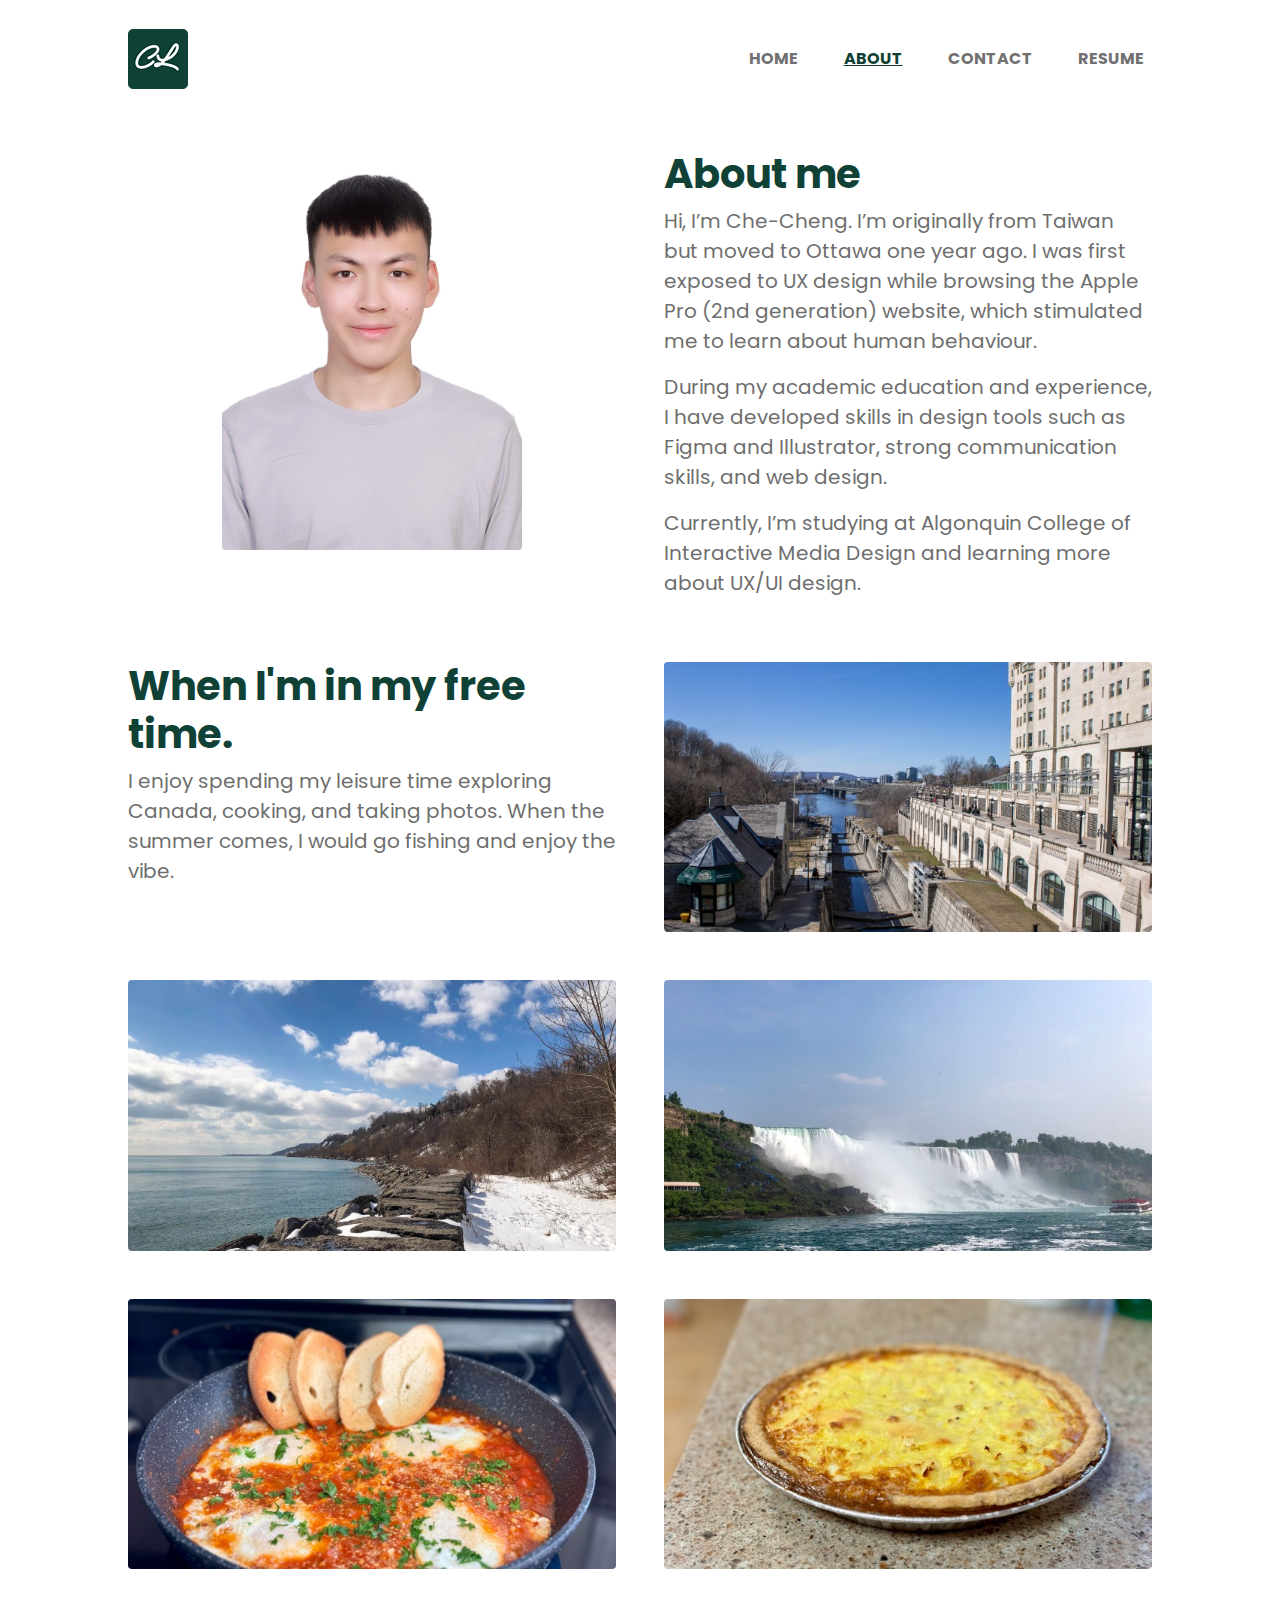
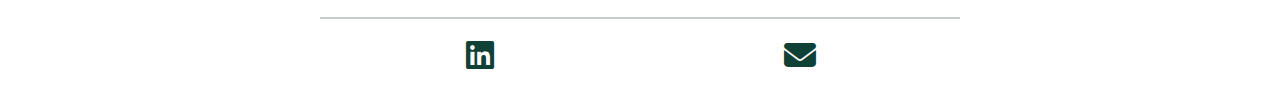
<file: about.html>
<!DOCTYPE html>
<html lang="en">

<head>
    <meta charset="UTF-8">
    <meta name="viewport" content="width=device-width, initial-scale=1.0">
    <title>Portfolio</title>
    <!-- Bootstrap -->
    <link href="https://cdn.jsdelivr.net/npm/bootstrap@5.3.3/dist/css/bootstrap.min.css" rel="stylesheet"
        integrity="sha384-QWTKZyjpPEjISv5WaRU9OFeRpok6YctnYmDr5pNlyT2bRjXh0JMhjY6hW+ALEwIH" crossorigin="anonymous">
    <!-- Main Css -->
    <link rel="stylesheet" href="css/main.css">
    <!-- CDN -->
    <link rel="stylesheet" href="https://cdn.jsdelivr.net/npm/bootstrap-icons@1.11.3/font/bootstrap-icons.min.css">
    <!-- Font Awesome -->
    <link rel="stylesheet" href="https://cdnjs.cloudflare.com/ajax/libs/font-awesome/6.5.0/css/all.min.css">
    <!-- Font -->
    <link rel="preconnect" href="https://fonts.googleapis.com">
    <link rel="preconnect" href="https://fonts.gstatic.com" crossorigin>
    <link
        href="https://fonts.googleapis.com/css2?family=Poppins:ital,wght@0,100;0,200;0,300;0,400;0,500;0,600;0,700;0,800;0,900;1,100;1,200;1,300;1,400;1,500;1,600;1,700;1,800;1,900&display=swap"
        rel="stylesheet">
        <!-- favicon -->
     <link rel="shortcut icon" href="images/icon.png" type="image/x-icon">
</head>

<body>
    <!-- Skip Links -->
    <ul class="skip-links">
        <li><a href="#nav">Skip to main nav</a></li>
        <li><a href="#maincontent">Skip to main content</a></li>
    </ul>
    <header role="banner">
        <nav class="navbar navbar-expand-lg " data-bs-theme="light" id="nav" role="navigation">
            <div class="container-xxl">
                <a class="navbar-brand col-sm-7" href="index.html">
                    <picture>
                        <source srcset="images/icon-60x60.png" media="(min-width: 750px)" />

                        <source srcset="images/icon-60x60.png" media="(min-width: 500px)" />

                        <img class="" src="images/icon-60x60.png" alt="che-cheng lee logo">
                    </picture>
                </a>
                <button class="navbar-toggler" type="button" data-bs-toggle="collapse"
                    data-bs-target="#navbarSupportedContent" aria-controls="navbarSupportedContent"
                    aria-expanded="false" aria-label="Toggle navigation">
                    <span class="navbar-toggler-icon"></span>
                </button>
                <div class="collapse navbar-collapse " id="navbarSupportedContent">
                    <ul class="navbar-nav me-auto mb-2 mb-lg-0 w-100 d-flex justify-content-between">
                        <li class="nav-item">
                            <a class="nav-link unactive fw-bold" aria-current="page" href="index.html">Home</a>
                        </li>
                        <li class="nav-item">
                            <a class="nav-link active fw-bold" href="about.html">About</a>
                        </li>
                        <li class="nav-item">
                            <a class="nav-link unactive fw-bold" href="contact.html">Contact</a>
                        </li>
                        <li class="nav-item">
                            <a class="nav-link unactive fw-bold" target="_blank"
                                href="lee_che-cheng_resume-portfolio.pdf" title="View Resume PDF">Resume</a>
                        </li>
                    </ul>
                </div>
            </div>
        </nav>

    </header>
    <main id="maincontent" role="main">
        <div class="container-xxl">
            <section class="row g-5 mt-0">
                <!-- First row -->
                <div class="col-12 col-lg-6">
                    <div class="card border-0  align-items-center">
                        <picture>
                            <source srcset="images/jason-300_x_400.png" media="(min-width: 991px)" />

                            <source srcset="images/jason-650_x_867.png" media="(min-width: 700px)" />

                            <source srcset="images/jason-375_x_500.png" media="(min-width: 500px)" />

                            <img class="img-fluid rounded-1" src="images/jason-375_x_500.png" alt="che-cheng lee portrait">
                        </picture>
                    </div>
                </div>
                <div class="col-12 col-lg-6">
                    <div class="card rounded-0 border-0">
                        <h1 class="fw-bold" role="heading">About me</h1>
                        <p class="fs-5">Hi, I’m Che-Cheng. I’m originally from Taiwan but moved to Ottawa one year ago.
                            I was first exposed to UX design while browsing the Apple Pro (2nd generation) website,
                            which
                            stimulated me to learn about human behaviour.</p>

                        <p class="fs-5">During my academic education and experience, I have developed skills in design
                            tools such as Figma and Illustrator, strong communication skills, and web design.</p>

                        <p class="fs-5">Currently, I’m studying at Algonquin College of Interactive Media Design and
                            learning more about UX/UI design.</p>
                    </div>
                </div>
                <!-- Second row -->

                <div class="col-12 col-lg-6">
                    <div class="card rounded-0 border-0">
                        <h1 class="fs-1 fw-bold">When I'm in my free time.</h1>
                        <p class="fs-5">I enjoy spending my leisure time exploring Canada, cooking, and taking
                            photos. When the summer comes, I would go fishing and enjoy the vibe.
                        </p>
                    </div>
                </div>
                <div class="col-12 col-lg-6">
                    <div class="card rounded-0 border-0 align-items-center">
                        <picture>
                            <source srcset="images/canal-650_x_360.jpeg" media="(min-width: 750px)" />

                            <source srcset="images/canal-375_x_208.jpeg" media="(min-width: 500px)" />

                            <img class="img-fluid rounded-1 " src="images/canal-375_x_208.jpeg" alt="ottawa canal">
                        </picture>
                    </div>
                </div>

                <!-- Third row -->

                <div class="col-12 col-lg-6">
                    <div class="card rounded-0 border-0 align-items-center">
                        <picture>
                            <source srcset="images/lake-650_x_360.png" media="(min-width: 750px)" />

                            <source srcset="images/lake-375_x_208.png" media="(min-width: 500px)" />

                            <img class="img-fluid rounded-1 " src="images/lake-375_x_208.png" alt="lake ontario">
                        </picture>
                    </div>
                </div>
                <div class="col-12 col-lg-6">
                    <div class="card rounded-0 border-0 align-items-center">
                        <picture>
                            <source srcset="images/fall-650_x_360.png" media="(min-width: 750px)" />

                            <source srcset="images/fall-375_x_208.png" media="(min-width: 500px)" />

                            <img class="img-fluid rounded-1 " src="images/fall-375_x_208.png" alt="Niagara Falls">
                        </picture>
                    </div>
                </div>

                <!-- Forth row -->

                <div class="col-12 col-lg-6">
                    <div class="card rounded-0 border-0 align-items-center">
                        <picture>
                            <source srcset="images/shakshuka-650_x_360.jpeg" media="(min-width: 750px)" />

                            <source srcset="images/shakshuka-375_x_208.jpeg" media="(min-width: 500px)" />

                            <img class="img-fluid rounded-1 " src="images/shakshuka-375_x_208.jpeg" alt="shakshuka">
                        </picture>
                    </div>
                </div>
                <div class="col-12 col-lg-6">
                    <div class="card rounded-0 border-0 align-items-center">
                        <picture>
                            <source srcset="images/spanish-650_x_360.jpeg" media="(min-width: 750px)" />

                            <source srcset="images/spanish-375_x_208.jpeg" media="(min-width: 500px)" />

                            <img class="img-fluid rounded-1 " src="images/spanish-375_x_208.jpeg" alt="spanish tortilla">
                        </picture>
                    </div>
                </div>

            </section>
        </div>
    </main>
    <div class="row justify-content-center mt-5 hr-line">
        <hr class="border border-primary border-1 opacity-80 col-12 col-xl-6 ">
    </div>
    <!-- Footer -->
    <footer class="col-sm-6 offset-sm-3 d-flex justify-content-around my-3" role="contentinfo">
        <a class="btn p-2 col-sm-3" href="https://www.linkedin.com/in/che-cheng-lee-3a7737289/" target="_blank" aria-label="LinkedIn Profile"><i
                class="fa-brands fa-linkedin fa-2xl " style="color: #104136;"></i></a>
        <a class="btn p-2 col-sm-3" href="mailto:jasonlee21229@gmail.com" target="_blank" aria-label="Send Email"><i
                class="fa-solid fa-envelope fa-2xl " style="color: #104136;"></i></a>
    </footer>
    <!-- Javascript -->
    <script src="https://cdn.jsdelivr.net/npm/bootstrap@5.3.3/dist/js/bootstrap.bundle.min.js"
        integrity="sha384-YvpcrYf0tY3lHB60NNkmXc5s9fDVZLESaAA55NDzOxhy9GkcIdslK1eN7N6jIeHz" crossorigin="anonymous">
    </script>
</body>

</html>
</file>
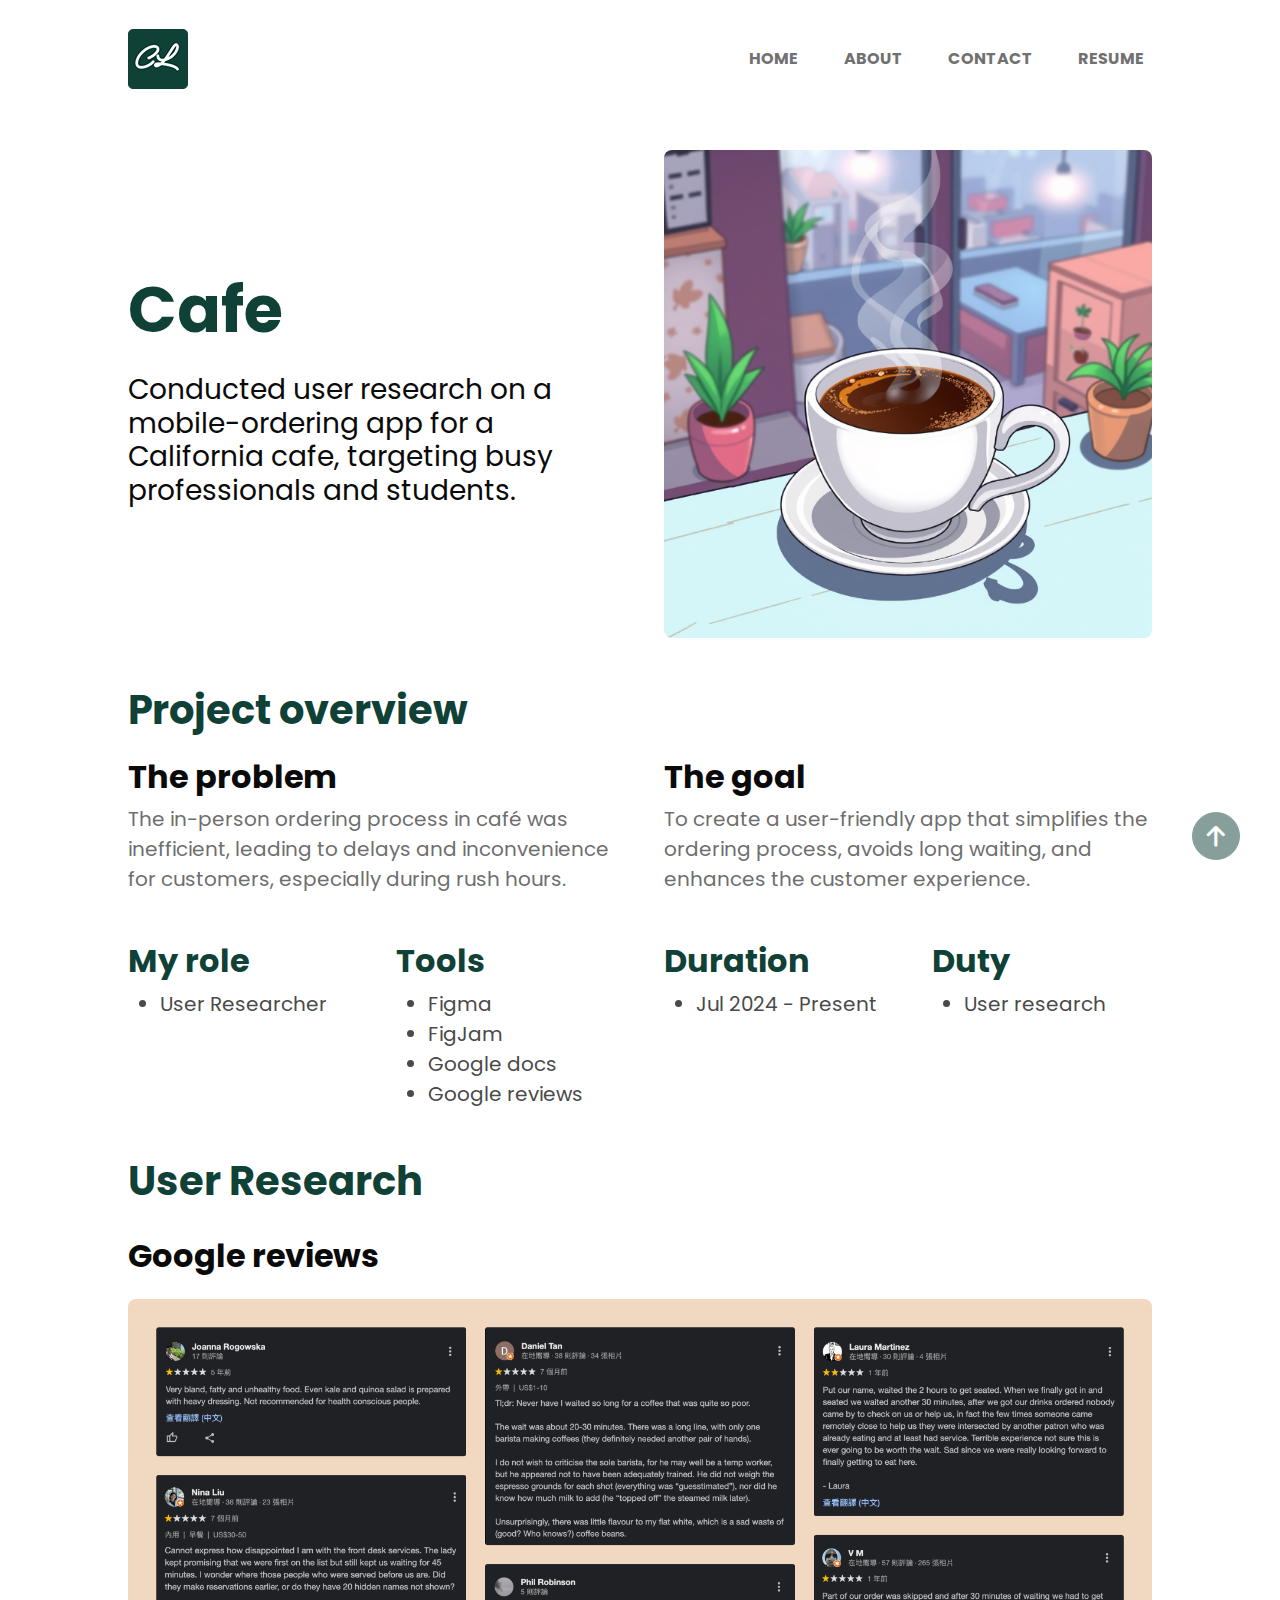
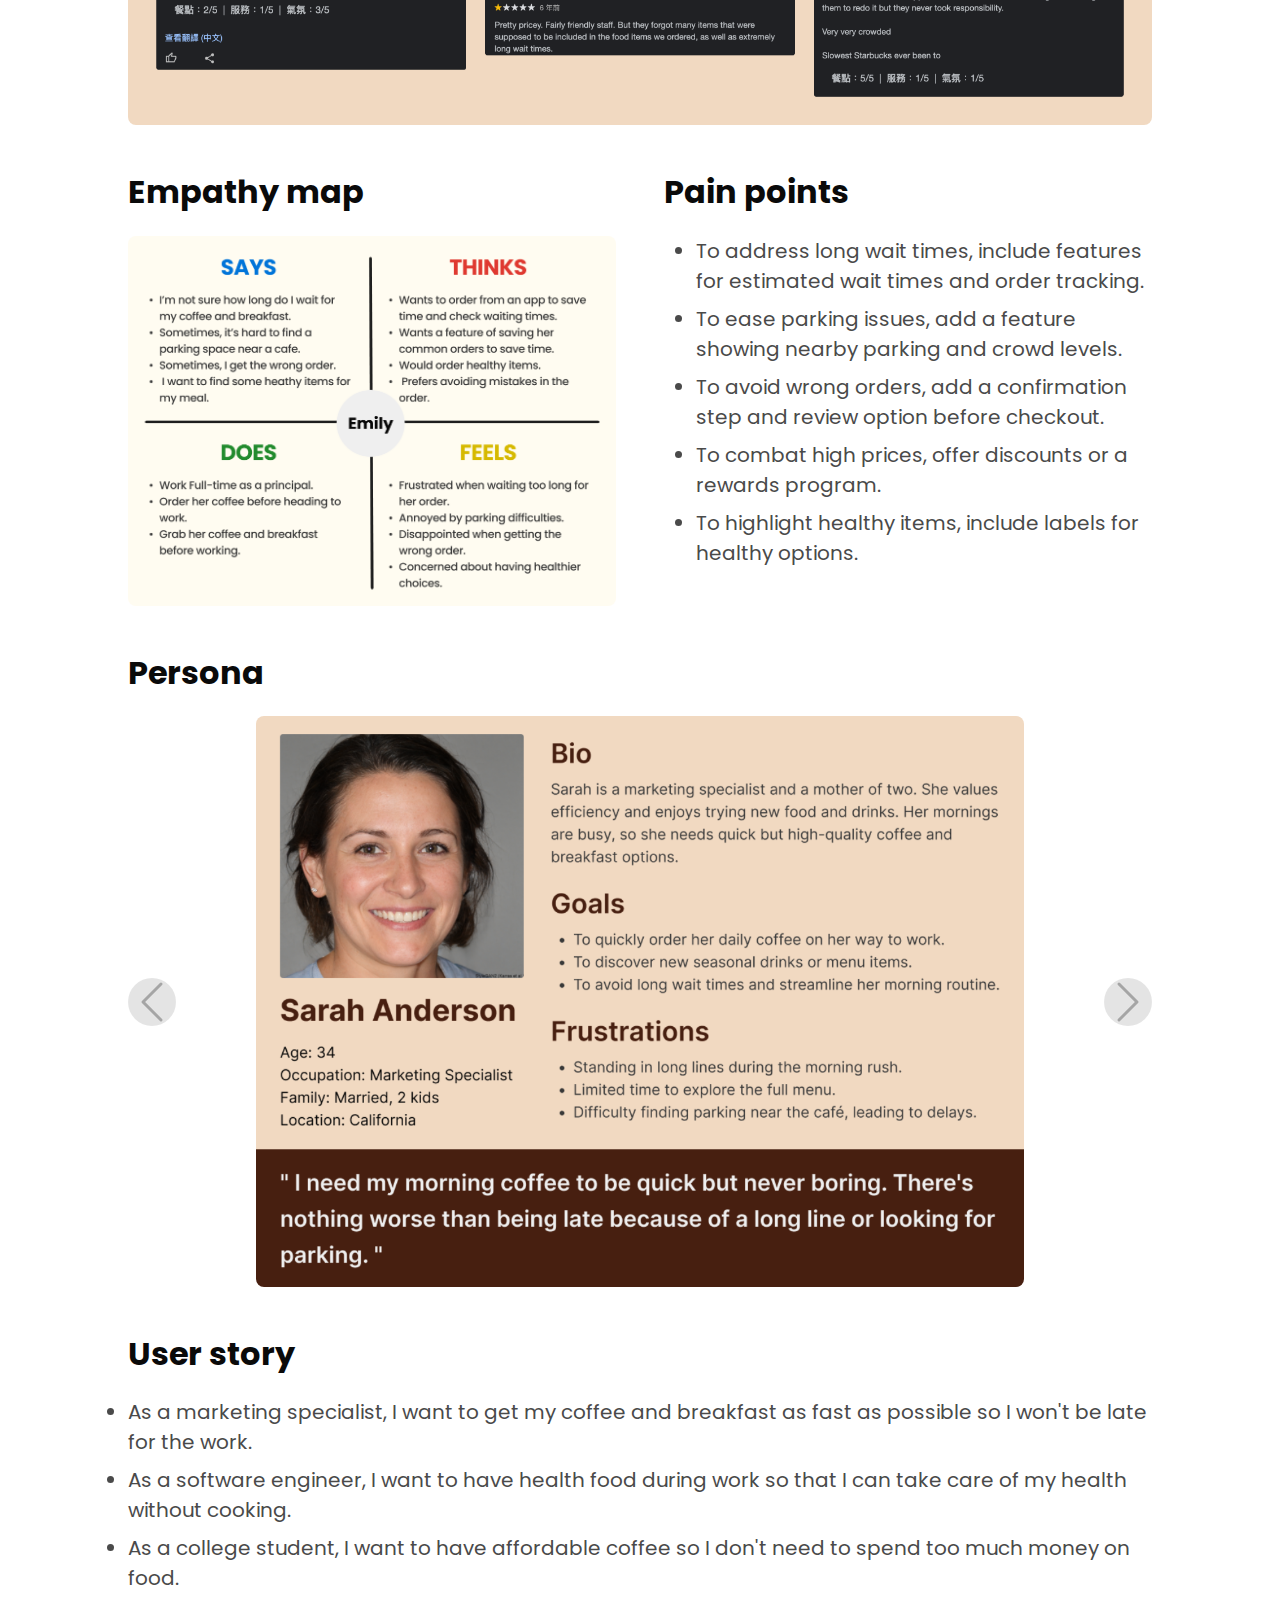
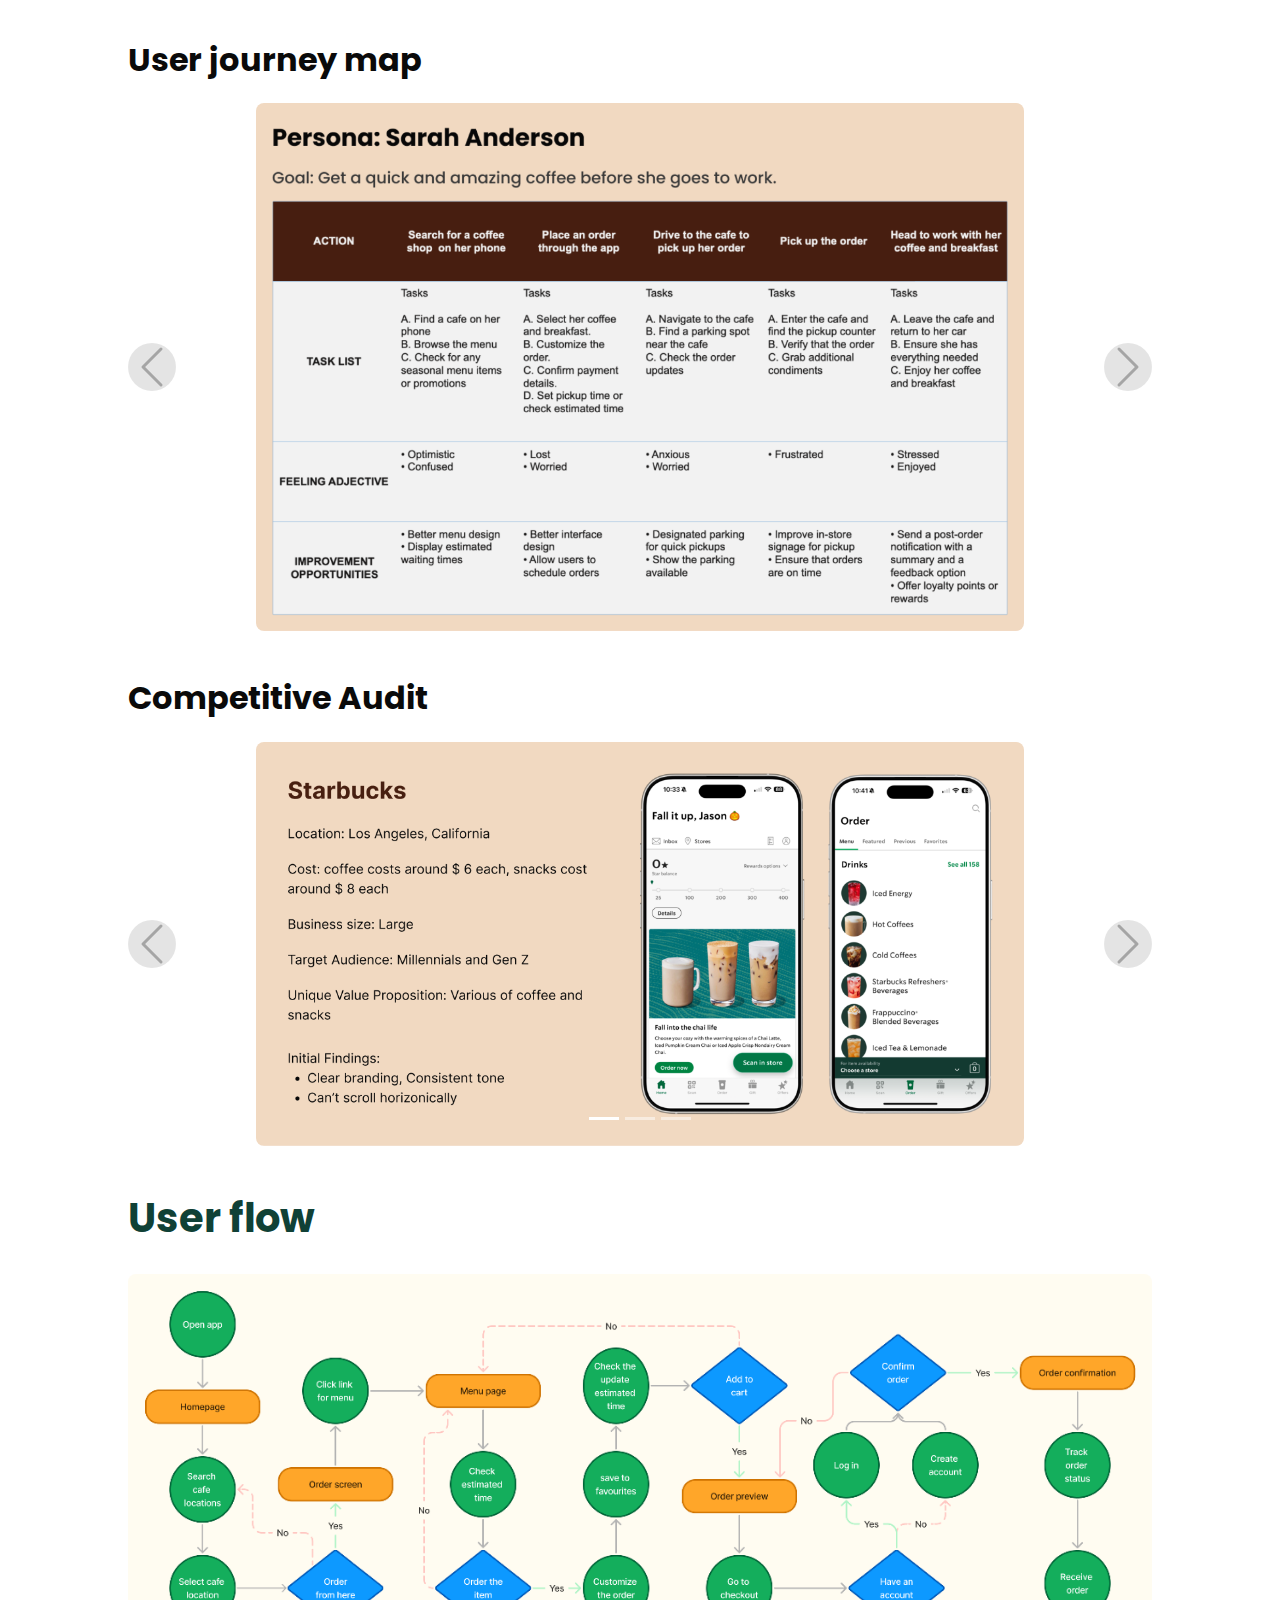
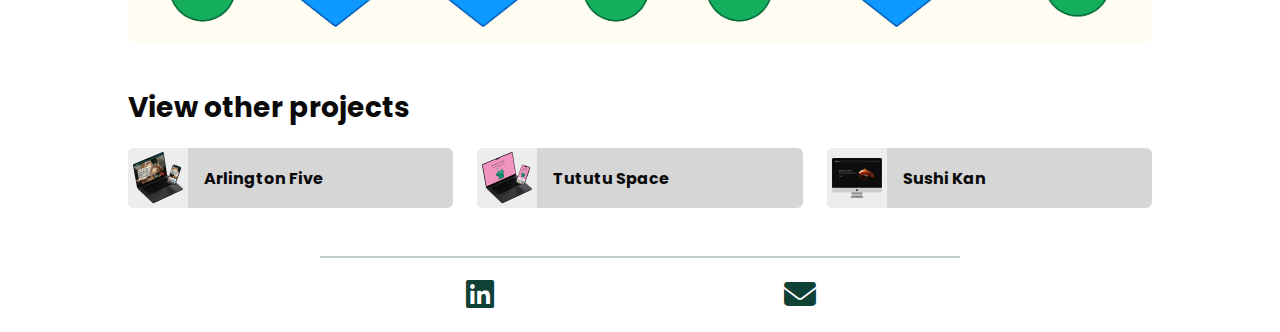
<file: coffee.html>
<!DOCTYPE html>
<html lang="en">

<head>
    <meta charset="UTF-8">
    <meta name="viewport" content="width=device-width, initial-scale=1.0">
    <title>Portfolio</title>
    <!-- Bootstrap -->
    <link href="https://cdn.jsdelivr.net/npm/bootstrap@5.3.3/dist/css/bootstrap.min.css" rel="stylesheet"
        integrity="sha384-QWTKZyjpPEjISv5WaRU9OFeRpok6YctnYmDr5pNlyT2bRjXh0JMhjY6hW+ALEwIH" crossorigin="anonymous">
    <!-- Main Css -->
    <link rel="stylesheet" href="css/main.css">
    <!-- CDN -->
    <link rel="stylesheet" href="https://cdn.jsdelivr.net/npm/bootstrap-icons@1.11.3/font/bootstrap-icons.min.css">
    <!-- Font Awesome -->
    <link rel="stylesheet" href="https://cdnjs.cloudflare.com/ajax/libs/font-awesome/6.5.0/css/all.min.css">
    <!-- Font -->
    <link rel="preconnect" href="https://fonts.googleapis.com">
    <link rel="preconnect" href="https://fonts.gstatic.com" crossorigin>
    <link
        href="https://fonts.googleapis.com/css2?family=Poppins:ital,wght@0,100;0,200;0,300;0,400;0,500;0,600;0,700;0,800;0,900;1,100;1,200;1,300;1,400;1,500;1,600;1,700;1,800;1,900&display=swap"
        rel="stylesheet">
    <!-- AOS -->
    <link rel="stylesheet" href="https://unpkg.com/aos@next/dist/aos.css" />
    <!-- favicon -->
    <link rel="shortcut icon" href="images/icon.png" type="image/x-icon">
</head>

<body>
    <!-- Skip Links -->
    <ul class="skip-links">
        <li><a href="#nav">Skip to main nav</a></li>
        <li><a href="#maincontent">Skip to main content</a></li>
    </ul>
    <header role="banner">
        <!-- Nav -->
        <nav class="navbar navbar-expand-lg" data-bs-theme="light" id="nav" role="navigation">
            <div class="container-xxl">
                <a class="navbar-brand col-sm-7" href="index.html">
                    <picture>
                        <source srcset="images/icon-60x60.png" media="(min-width: 750px)" />

                        <source srcset="images/icon-60x60.png" media="(min-width: 500px)" />

                        <img class="" src="images/icon-60x60.png" alt="che-cheng lee logo">
                    </picture>
                </a>
                <button class="navbar-toggler" type="button" data-bs-toggle="collapse"
                    data-bs-target="#navbarSupportedContent" aria-controls="navbarSupportedContent"
                    aria-expanded="false" aria-label="Toggle navigation">
                    <span class="navbar-toggler-icon"></span>
                </button>
                <div class="collapse navbar-collapse" id="navbarSupportedContent">
                    <ul class="navbar-nav me-auto mb-2 mb-lg-0 w-100 d-flex justify-content-between">
                        <li class="nav-item">
                            <a class="nav-link unactive fw-bold" aria-current="page" href="index.html">Home</a>
                        </li>
                        <li class="nav-item">
                            <a class="nav-link unactive fw-bold" href="about.html">About</a>
                        </li>
                        <li class="nav-item">
                            <a class="nav-link unactive fw-bold" href="contact.html">Contact</a>
                        </li>
                        <li class="nav-item">
                            <a class="nav-link unactive fw-bold" target="_blank"
                                href="lee_che-cheng_resume-portfolio.pdf">Resume</a>
                        </li>
                    </ul>
                </div>
            </div>
        </nav>

    </header>
    <main id="maincontent" role="main">
        <div class="container-xxl">
            <!-- back to top -->
            <button id="back-to-top" class="btn btn-primary opacity-50">
                <i class="fas fa-arrow-up fa-xl"></i>
            </button>

            <section class="row g-5 d-flex align-items-center mt-0">
                <div class="col-12 col-sm-6">
                    <h1 class="fw-bold  display-3" role="heading">Cafe</h1>
                    <h2 class="fw-normal fs-3 mt-4">Conducted user research on a mobile-ordering app for a California
                        cafe, targeting busy professionals and students.</h2>
                </div>
                <div class="col-12 col-sm-6 mx-auto">
                    <picture>
                        <source srcset="images/cafe-650_x_650.png" media="(min-width: 750px)" />

                        <source srcset="images/cafe-525_x_525.png" media="(min-width: 450px)" />

                        <img class="img-fluid rounded-3" src="images/cafe-525_x_525.png" alt="a cup of coffee">
                    </picture>
                </div>
            </section>

            <section class="row g-5 mt-0">

                <!-- Problem/solution -->
                <div class="col-12">
                    <h1 class="fw-bold fs-1" role="heading">Project overview</h1>
                </div>
                <div class="col-12 col-lg-6 mt-3">
                    <h2 class="fw-bold fs-2" role="heading">The problem</h2>
                    <p class="fw-normal fs-5 mb-0">The in-person ordering process in café was inefficient, leading to
                        delays and
                        inconvenience for customers, especially during rush hours.
                    </p>
                </div>
                <div class="col-12 col-lg-6 mt-3">
                    <h2 class="fw-bold fs-2" role="heading">The goal</h2>
                    <p class="fw-normal fs-5 mb-0">To create a user-friendly app that simplifies the ordering process,
                        avoids long waiting, and enhances the customer experience.
                    </p>
                </div>

                <!-- my role tools... -->
                <div class="col-6 col-lg-3">
                    <h1 class="fw-bold fs-2" role="heading">My role</h1>
                    <ul>
                        <li class="fw-normal fs-5">User Researcher</li>
                    </ul>
                </div>
                <div class="col-6 col-lg-3">
                    <h1 class="fw-bold fs-2" role="heading">Tools</h1>
                    <ul class="mb-0">
                        <li class="fw-normal fs-5">Figma</li>
                        <li class="fw-normal fs-5">FigJam</li>
                        <li class="fw-normal fs-5">Google docs</li>
                        <li class="fw-normal fs-5">Google reviews</li>
                    </ul>
                </div>
                <div class="col-6 col-lg-3">
                    <h1 class="fw-bold fs-2" role="heading">Duration</h1>
                    <ul class="mb-0">
                        <li class="fw-normal fs-5"> Jul 2024 - Present</li>
                    </ul>
                </div>
                <div class="col-6 col-lg-3">
                    <h1 class="fw-bold fs-2" role="heading">Duty</h1>
                    <ul class="mb-0">
                        <li class="fw-normal fs-5">User research</li>
                    </ul>
                </div>

                <!-- user research -->
                <div class="col-12">
                    <h1 class="fw-bold fs-1" role="heading">User Research</h1>
                </div>
                <div class="col-12 mt-4">
                    <h2 class="fw-bold fs-2 text-start" role="heading">Google reviews</h2>
                    <div class="col-12 mt-4">
                        <picture>
                            <source srcset="images/cafe-google-review.png" media="(min-width: 750px)" />

                            <source srcset="images/cafe-google-review-sm.png" media="(min-width: 450px)" />

                            <img class="img-fluid rounded-3" src="images/cafe-google-review-sm.png"
                                alt="google reviews">
                        </picture>
                    </div>
                </div>

                <!-- Empathy map-->

                <div class="col-lg-6 rounded-3">
                    <h2 class="fw-bold fs-2 text-start mb-4" role="heading">Empathy map</h2>
                    <picture>
                        <source srcset="images/cafe-empathy-1000_x_759.png" media="(min-width: 750px)" />

                        <source srcset="images/cafe-empathy-800_x_607.png" media="(min-width: 450px)" />

                        <img class="img-fluid rounded-3" src="images/cafe-empathy-800_x_607.png" alt="empathy map">
                    </picture>
                </div>

                <!-- Pain points -->
                <div class="col-lg-6">
                    <h2 class="fw-bold fs-2 text-start" role="heading">Pain points</h2>
                    <ul class="mt-4">
                        <li class="fw-normal fs-5">To address long wait times, include features for estimated wait times
                            and order tracking.</li>
                        <li class="fw-normal fs-5 mt-2">To ease parking issues, add a feature showing nearby parking and
                            crowd levels.</li>
                        <li class="fw-normal fs-5 mt-2">To avoid wrong orders, add a confirmation step and review option
                            before checkout.</li>
                        <li class="fw-normal fs-5 mt-2">To combat high prices, offer discounts or a rewards program.
                        </li>
                        <li class="fw-normal fs-5 mt-2">To highlight healthy items, include labels for healthy options.
                        </li>
                    </ul>
                </div>

                <!-- persona-->
                <div id="carouselExampleFade" class="carousel slide carousel-fade col-lg-12">
                    <h2 class="fw-bold fs-2 text-start" role="heading">Persona</h2>
                    <div class="carousel-inner mt-4">
                        <div class="carousel-item active">
                            <picture>
                                <source srcset="images/sarah-1200_x_891.png" media="(min-width: 750px)" />

                                <source srcset="images/sarah-650_x_483.png" media="(min-width: 450px)" />

                                <img class="d-block w-100 img-fluid rounded-3 carousel-sm"
                                    src="images/sarah-650_x_483.png" alt="persona sarah">
                            </picture>
                        </div>
                        <div class="carousel-item">
                            <picture>
                                <source srcset="images/david-1200_x_891.png" media="(min-width: 750px)" />

                                <source srcset="images/david-650_x_483.png" media="(min-width: 450px)" />

                                <img class="d-block w-100 img-fluid rounded-3 carousel-sm"
                                    src="images/david-650_x_483.png" alt="persona david">
                            </picture>
                        </div>
                        <div class="carousel-item">
                            <picture>
                                <source srcset="images/ashley-1200_x_891.png" media="(min-width: 750px)" />

                                <source srcset="images/ashley-650_x_483.png" media="(min-width: 450px)" />

                                <img class="d-block w-100 img-fluid rounded-3 carousel-sm"
                                    src="images/ashley-650_x_483.png" alt="persona ashley">
                            </picture>
                        </div>
                        <button class="carousel-control-prev my-auto" type="button"
                            data-bs-target="#carouselExampleFade" data-bs-slide="prev">
                            <span class="carousel-control-prev-icon rounded-5 p-lg-4" aria-hidden="true"></span>
                            <span class="visually-hidden">Previous</span>
                        </button>
                        <button class="carousel-control-next my-auto" type="button"
                            data-bs-target="#carouselExampleFade" data-bs-slide="next">
                            <span class="carousel-control-next-icon rounded-5 p-lg-4" aria-hidden="true"></span>
                            <span class="visually-hidden">Next</span>
                        </button>
                    </div>

                </div>

                <!-- User story-->
                <div class="col-12">
                    <h2 class="fw-bold fs-2 text-start mb-4" role="heading">User story</h2>
                    <li class="fw-normal fs-5">As a marketing specialist, I want to get my coffee and breakfast as fast
                        as possible so I won't be late for the work.</li>
                    <li class="fw-normal fs-5 mt-2">As a software engineer, I want to have health food during work so
                        that I can take care of my health without cooking.</li>
                    <li class="fw-normal fs-5 mt-2">As a college student, I want to have affordable coffee so I don't
                        need to spend too much money on food.</li>
                </div>

                <!-- User journey map-->
                <div id="carouselExample" class="carousel slide col-lg-12">
                    <h2 class="fw-bold fs-2 text-start" role="heading">User journey map</h2>
                    <div class="carousel-inner mt-4">
                        <div class="carousel-item active">
                            <picture>
                                <source srcset="images/journey-sarah-1200_x_825.png" media="(min-width: 750px)" />

                                <source srcset="images/journey-sarah-650_x_447.png" media="(min-width: 450px)" />

                                <img class="d-block w-100 img-fluid rounded-3 carousel-sm"
                                    src="images/journey-sarah-650_x_447.png" alt="sarah user journey map">
                            </picture>
                        </div>
                        <div class="carousel-item">
                            <picture>
                                <source srcset="images/journey-david-1200_x_825.png" media="(min-width: 750px)" />

                                <source srcset="images/journey-david-650_x_447.png" media="(min-width: 450px)" />

                                <img class="d-block w-100 img-fluid rounded-3 carousel-sm"
                                    src="images/journey-david-650_x_447.png" alt="david user journey map">
                            </picture>
                        </div>
                        <div class="carousel-item">
                            <picture>
                                <source srcset="images/journey-ashley-1200_x_825.png" media="(min-width: 750px)" />

                                <source srcset="images/journey-ashley-650_x_447.png" media="(min-width: 450px)" />

                                <img class="d-block w-100 img-fluid rounded-3 carousel-sm"
                                    src="images/journey-ashley-650_x_447.png" alt="ashley user journey map">
                            </picture>
                        </div>

                        <button class="carousel-control-prev my-auto" type="button" data-bs-target="#carouselExample"
                            data-bs-slide="prev">
                            <span class="carousel-control-prev-icon rounded-5 p-lg-4" aria-hidden="true"></span>
                            <span class="visually-hidden">Previous</span>
                        </button>
                        <button class="carousel-control-next my-auto" type="button" data-bs-target="#carouselExample"
                            data-bs-slide="next">
                            <span class="carousel-control-next-icon rounded-5 p-lg-4" aria-hidden="true"></span>
                            <span class="visually-hidden">Next</span>
                        </button>
                    </div>
                </div>

                <!-- Competitive audit -->
                <div id="carouselExampleIndicators" class="carousel slide col-lg-12" data-bs-ride="carousel">
                    <h2 class="fw-bold fs-2 text-start" role="heading">Competitive Audit</h2>
                    <div class="carousel-indicators ">
                        <button type="button" data-bs-target="#carouselExampleIndicators" data-bs-slide-to="0"
                            class="active" aria-current="true" aria-label="Slide 1"></button>
                        <button type="button" data-bs-target="#carouselExampleIndicators" data-bs-slide-to="1"
                            aria-label="Slide 2"></button>
                        <button type="button" data-bs-target="#carouselExampleIndicators" data-bs-slide-to="2"
                            aria-label="Slide 3"></button>
                    </div>
                    <div class="carousel-inner mt-4 mx-auto">
                        <div class="carousel-item active">
                            <picture>
                                <source srcset="images/starbucks.png" media="(min-width: 750px)" />

                                <source srcset="images/starbucks-sm.png" media="(min-width: 450px)" />

                                <img class="d-block w-100 img-fluid rounded-3 carousel-sm" src="images/starbucks-sm.png"
                                    alt="competitive audit starbucks">
                            </picture>
                        </div>
                        <div class="carousel-item">
                            <picture>
                                <source srcset="images/mcdonald.png" media="(min-width: 750px)" />

                                <source srcset="images/mcdonald-sm.png" media="(min-width: 450px)" />

                                <img class="d-block w-100 img-fluid rounded-3 carousel-sm" src="images/mcdonald-sm.png"
                                    alt="competitive audit mcdonald">
                            </picture>
                        </div>
                        <div class="carousel-item">
                            <picture>
                                <source srcset="images/pilot.png" media="(min-width: 750px)" />

                                <source srcset="images/pilot-sm.png" media="(min-width: 450px)" />

                                <img class="d-block w-100 img-fluid rounded-3 carousel-sm" src="images/pilot-sm.png"
                                    alt="competitive audit pilot coffee roasters">
                            </picture>
                        </div>
                        <button class="carousel-control-prev my-auto" type="button"
                        data-bs-target="#carouselExampleIndicators" data-bs-slide="prev">
                        <span class="carousel-control-prev-icon rounded-5 p-lg-4" aria-hidden="true"></span>
                        <span class="visually-hidden">Previous</span>
                    </button>
                    <button class="carousel-control-next my-auto" type="button"
                        data-bs-target="#carouselExampleIndicators" data-bs-slide="next">
                        <span class="carousel-control-next-icon rounded-5 p-lg-4" aria-hidden="true"></span>
                        <span class="visually-hidden">Next</span>
                    </button>
                    </div>
                    
                   
                </div>

                <!-- User flow-->
                <div class="col-12">
                    <h1 class="fw-bold fs-1">User flow</h1>
                </div>

                <!-- Diagram -->
                <div class="col-12 mt-4">
                    <picture>
                        <source srcset="images/diagram-1200_x_432.png" media="(min-width: 750px)" />

                        <source srcset="images/diagram-800_x_288.png" media="(min-width: 450px)" />

                        <img class="img-fluid rounded-3" src="images/diagram-800_x_288.png" alt="user flow diagram">
                    </picture>
                  
                </div>
            </section>
            
            <!-- Other project -->
            <section class="row g-4 mt-0">
                <div class="col-12 mt-5">
                    <h2 class="fw-bold fs-3 my-auto" role="heading">View other projects</h2>
                </div>

                <!-- <div class="col-12 col-md-4 project-hover">
                    <a href="coffee.html" class="btn btn-secondary p-0 border-0 fw-medium view-other" role="button">
                        <img class="rounded-start" src="images/cafe-home-icon.png" alt="a cafe in California icon">
                        <h2 class="fw-bold fs-6 my-auto ms-3 me-auto" role="heading">A Cafe</h2>
                    </a>
                </div> -->
                <div class="col-12 col-md-4 project-hover">
                    <a href="a5.html" class="btn btn-secondary p-0 border-0 fw-medium view-other" role="button">
                        <img class="rounded-start" src="images/a5-home-icon.png" alt="a cafe in California icon">
                        <h2 class="fw-bold fs-6 my-auto ms-3 me-auto" role="heading">Arlington Five</h2>
                    </a>
                </div>
                <div class="col-12 col-md-4 project-hover">
                    <a href="tututuspace.html" class="btn btn-secondary p-0 border-0 fw-medium view-other"
                        role="button">
                        <img class="rounded-start" src="images/tututu-home-icon.png" alt="tututu space icon">
                        <h2 class="fw-bold fs-6 my-auto ms-3 me-auto" role="heading">Tututu Space</h2>
                    </a>
                </div>
                <div class="col-12 col-md-4 project-hover">
                    <a href="sushikan.html" class="btn btn-secondary p-0 border-0 fw-medium view-other" role="button">
                        <img class="rounded-start" src="images/sushi-home-icon.png" alt="sushi kan icon">
                        <h2 class="fw-bold fs-6 my-auto ms-3 me-auto" role="heading">Sushi Kan</h2>
                    </a>
                </div>
                <!-- <div class="col-12 col-md-4 project-hover">
                    <a href="https://jasonlee.rf.gd/" target="_blank"
                        class="btn btn-secondary p-0 border-0 fw-medium view-other" role="button">
                        <img class="rounded-start" src="images/pop-icon.png" alt="pop therapy icon">
                        <h2 class="fw-bold fs-6 my-auto ms-3 me-auto" role="heading">Pop Therapy</h2>
                    </a>
                </div> -->
                <!-- <div class="col-12 col-md-4 project-hover">
                    <a href="https://lee00869.github.io/mtm6201-midterm/" target="_blank"
                        class="btn btn-secondary p-0 border-0 fw-medium view-other" role="button">
                        <img class="rounded-start" src="images/fashion-icon.png" alt="fashion icon">
                        <h2 class="fw-bold fs-6 my-auto ms-3 me-auto" role="heading">Fashion</h2>
                    </a>
                </div> -->
                <!-- <div class="col-12 col-md-4 project-hover">
                    <a href="illustrator.html" class="btn btn-secondary p-0 border-0 fw-medium view-other"
                        role="button">
                        <img class="rounded-start" src="images/dog-home-icon.png" alt="illustration icon">
                        <h2 class="fw-bold fs-6 my-auto ms-3 me-auto" role="heading">Illlustration</h2>
                    </a>
                </div> -->
            </section>

        </div>

    </main>
    <div class="row justify-content-center mt-5 hr-line">
        <hr class="border border-primary border-1 opacity-80 col-12 col-xl-6 ">
    </div>
    <!-- Footer -->
    <footer class="col-sm-6 offset-sm-3 d-flex justify-content-around my-3" role="contentinfo">
        <a class="btn p-2 col-sm-3" href="https://www.linkedin.com/in/che-cheng-lee-3a7737289/" target="_blank"
            aria-label="LinkedIn Profile"><i class="fa-brands fa-linkedin fa-2xl " style="color: #104136;"></i></a>
        <a class="btn p-2 col-sm-3" href="mailto:jasonlee21229@gmail.com" target="_blank" aria-label="Send Email"><i
                class="fa-solid fa-envelope fa-2xl " style="color: #104136;"></i></a>
    </footer>
    <!-- Javascript -->
    <script src="https://cdn.jsdelivr.net/npm/bootstrap@5.3.3/dist/js/bootstrap.bundle.min.js"
        integrity="sha384-YvpcrYf0tY3lHB60NNkmXc5s9fDVZLESaAA55NDzOxhy9GkcIdslK1eN7N6jIeHz" crossorigin="anonymous">
    </script>
    <script src="https://unpkg.com/aos@next/dist/aos.js"></script>
    <script>
        AOS.init({
            duration: 1500,
        });
    </script>

    <script src="main.js"></script>
</body>

</html>
</file>
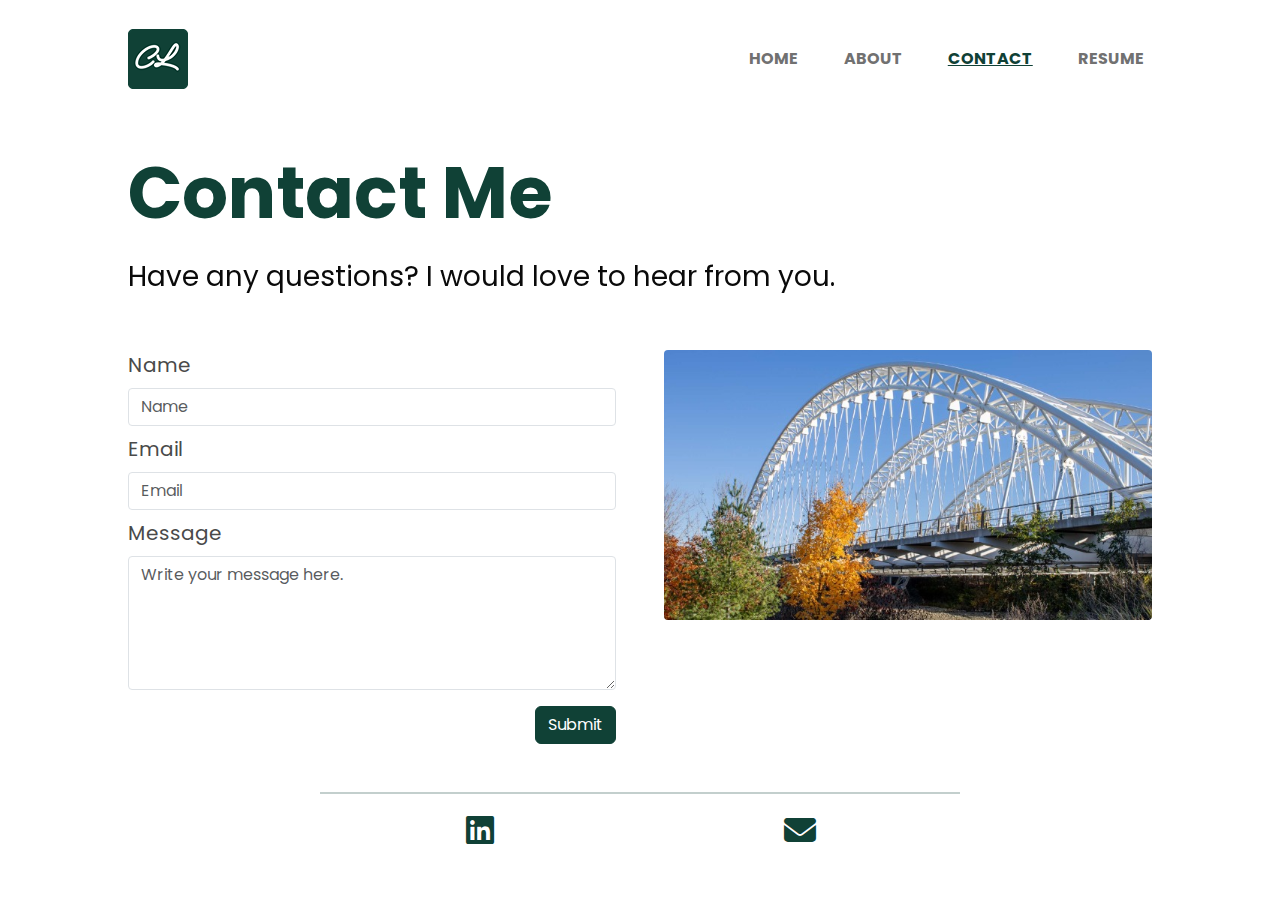
<file: contact.html>
<!DOCTYPE html>
<html lang="en">

<head>
    <meta charset="UTF-8">
    <meta name="viewport" content="width=device-width, initial-scale=1.0">
    <title>Portfolio</title>
    <!-- Bootstrap -->
    <link href="https://cdn.jsdelivr.net/npm/bootstrap@5.3.3/dist/css/bootstrap.min.css" rel="stylesheet"
        integrity="sha384-QWTKZyjpPEjISv5WaRU9OFeRpok6YctnYmDr5pNlyT2bRjXh0JMhjY6hW+ALEwIH" crossorigin="anonymous">
    <!-- Main Css -->
    <link rel="stylesheet" href="css/main.css">
    <!-- CDN -->
    <link rel="stylesheet" href="https://cdn.jsdelivr.net/npm/bootstrap-icons@1.11.3/font/bootstrap-icons.min.css">
    <!-- Font Awesome -->
    <link rel="stylesheet" href="https://cdnjs.cloudflare.com/ajax/libs/font-awesome/6.5.0/css/all.min.css">
    <!-- Font -->
    <link rel="preconnect" href="https://fonts.googleapis.com">
    <link rel="preconnect" href="https://fonts.gstatic.com" crossorigin>
    <link
        href="https://fonts.googleapis.com/css2?family=Poppins:ital,wght@0,100;0,200;0,300;0,400;0,500;0,600;0,700;0,800;0,900;1,100;1,200;1,300;1,400;1,500;1,600;1,700;1,800;1,900&display=swap"
        rel="stylesheet">
    <!-- AOS -->
    <link rel="stylesheet" href="https://unpkg.com/aos@next/dist/aos.css" />
    <!-- favicon -->
    <link rel="shortcut icon" href="images/icon.png" type="image/x-icon">
</head>

<body>
    <!-- Skip Links -->
    <ul class="skip-links">
        <li><a href="#nav">Skip to main nav</a></li>
        <li><a href="#maincontent">Skip to main content</a></li>
    </ul>
    <header role="banner">
        <!-- Nav -->
        <nav class="navbar navbar-expand-lg" data-bs-theme="light" id="nav" role="navigation">
            <div class="container-xxl">
                <a class="navbar-brand col-sm-7" href="index.html">
                    <picture>
                        <source srcset="images/icon-60x60.png" media="(min-width: 750px)" />

                        <source srcset="images/icon-60x60.png" media="(min-width: 500px)" />

                        <img class="" src="images/icon-60x60.png" alt="che-cheng lee logo">
                    </picture>
                </a>
                <button class="navbar-toggler" type="button" data-bs-toggle="collapse"
                    data-bs-target="#navbarSupportedContent" aria-controls="navbarSupportedContent"
                    aria-expanded="false" aria-label="Toggle navigation">
                    <span class="navbar-toggler-icon"></span>
                </button>
                <div class="collapse navbar-collapse" id="navbarSupportedContent">
                    <ul class="navbar-nav me-auto mb-2 mb-lg-0 w-100 d-flex justify-content-between">
                        <li class="nav-item">
                            <a class="nav-link fw-bold unactive" aria-current="page" href="index.html">Home</a>
                        </li>
                        <li class="nav-item">
                            <a class="nav-link fw-bold unactive" href="about.html">About</a>
                        </li>
                        <li class="nav-item">
                            <a class="nav-link active fw-bold" href="contact.html">Contact</a>
                        </li>
                        <li class="nav-item">
                            <a class="nav-link fw-bold unactive" target="_blank"
                                href="lee_che-cheng_resume-portfolio.pdf">Resume</a>
                        </li>
                    </ul>
                </div>
            </div>
        </nav>

    </header>
    <main id="maincontent" role="main">
        <div class="container-xxl">
            <div class="row">
                <div class="col-12">
                    <h1 class="fw-bold  display-2 mt-5" role="heading" data-aos="fade-right">Contact Me</h1>
                    <h2 class="fw-normal fs-3 mt-4" data-aos="fade-right">Have any questions? I would love to hear from
                        you. </h2>
                </div>
            </div>
            <div class="row g-5 mt-0">
                <div class="col-12 col-xl-6">
                    <section>
                        <!-- Contact Form -->
                        <form action="https://formspree.io/f/mzzeaell" method="POST" accept-charset="UTF-8">
                            <div class="row">
                                <div class="col-sm-12 mb-2">
                                    <label for="userName" class="form-label fs-5">Name</label>
                                    <input type="text" class="form-control rounded-1" id="userName" name="name" placeholder="Name" required>
                                </div>
                                <div class="col-sm-12 mb-2">
                                    <label for="exampleInputEmail1" class="form-label fs-5">Email</label>
                                    <input type="email" class="form-control rounded-1" id="exampleInputEmail1" name="email"
                                        placeholder="Email" aria-describedby="email-description" required>
                                    <div id="email-description" class="form-text d-none">Write your email here</div>
                                </div>
                            </div>
                            <div class="row">
                                <div class="col-sm-12">
                                    <label for="message" class="form-label fs-5">Message</label>
                                    <textarea class="form-control rounded-1" cols="30" rows="5" placeholder="Write your message here."
                                        id="message" name="message" required></textarea>
                                </div>
                            </div>
                            <div class="d-flex justify-content-end">
                                <button type="submit" class="btn btn-primary mt-3 col-12 col-md-2 col-xl-2">Submit</button>
                            </div>
                        </form>
                        
                    </section>
                </div>
                <!-- Carousel -->
                <div id="carouselExampleSlidesOnly" class="carousel slide col-12 col-xl-6" data-bs-ride="carousel">
                    <div class="carousel-inner">
                        <div class="carousel-item active">
                            <picture>
                                <source srcset="images/bridge-650_x_360.jpeg" media="(min-width: 1200px)" />

                                <source srcset="images/bridge-850_x_566.jpeg" media="(min-width: 750px)" />

                                <source srcset="images/bridge-375_x_208.jpeg" media="(min-width: 500px)" />

                                <img class=" d-block w-100 rounded-1" src="images/bridge-375_x_208.jpeg"
                                    alt="Vimy Memorial Bridge">
                            </picture>
                        </div>
                        <div class="carousel-item">
                            <picture>

                                <source srcset="images/people-650_x_360.jpeg" media="(min-width: 1200px)" />

                                <source srcset="images/people-850_x_566.jpeg" media="(min-width: 750px)" />

                                <source srcset="images/people-375_x_208.jpeg" media="(min-width: 500px)" />

                                <img class=" d-block w-100 rounded-1" src="images/people-375_x_208.jpeg" alt="sculpture">
                            </picture>
                        </div>
                        <div class="carousel-item">
                            <picture>

                                <source srcset="images/castle-650_x_360.jpeg" media="(min-width: 1200px)" />

                                <source srcset="images/castle-850_x_566.jpeg" media="(min-width: 750px)" />

                                <source srcset="images/castle-375_x_208.jpeg" media="(min-width: 500px)" />

                                <img class=" d-block w-100 rounded-1" src="images/castle-375_x_208.jpeg" alt="a beautiful castle">
                            </picture>
                        </div>
                    </div>
                </div>

            </div>
        </div>
    </main>
    <div class="row justify-content-center mt-5 hr-line">
        <hr class="border border-primary border-1 opacity-80 col-12 col-xl-6 ">
    </div>
    <!-- Footer -->
    <footer class="col-sm-6 offset-sm-3 d-flex justify-content-around my-3" role="contentinfo">
        <a class="btn p-2 col-sm-3" href="https://www.linkedin.com/in/che-cheng-lee-3a7737289/" target="_blank" aria-label="LinkedIn Profile"><i
                class="fa-brands fa-linkedin fa-2xl " style="color: #104136;"></i></a>
        <a class="btn p-2 col-sm-3" href="mailto:jasonlee21229@gmail.com" target="_blank" aria-label="Send Email"><i
                class="fa-solid fa-envelope fa-2xl " style="color: #104136;"></i></a>
    </footer>
    <!-- Javascript -->
    <script src="https://cdn.jsdelivr.net/npm/bootstrap@5.3.3/dist/js/bootstrap.bundle.min.js"
        integrity="sha384-YvpcrYf0tY3lHB60NNkmXc5s9fDVZLESaAA55NDzOxhy9GkcIdslK1eN7N6jIeHz" crossorigin="anonymous">
    </script>
    <script src="https://unpkg.com/aos@next/dist/aos.js"></script>
    <script>
        AOS.init({
            duration: 1500,
        });
    </script>
</body>

</html>
</file>
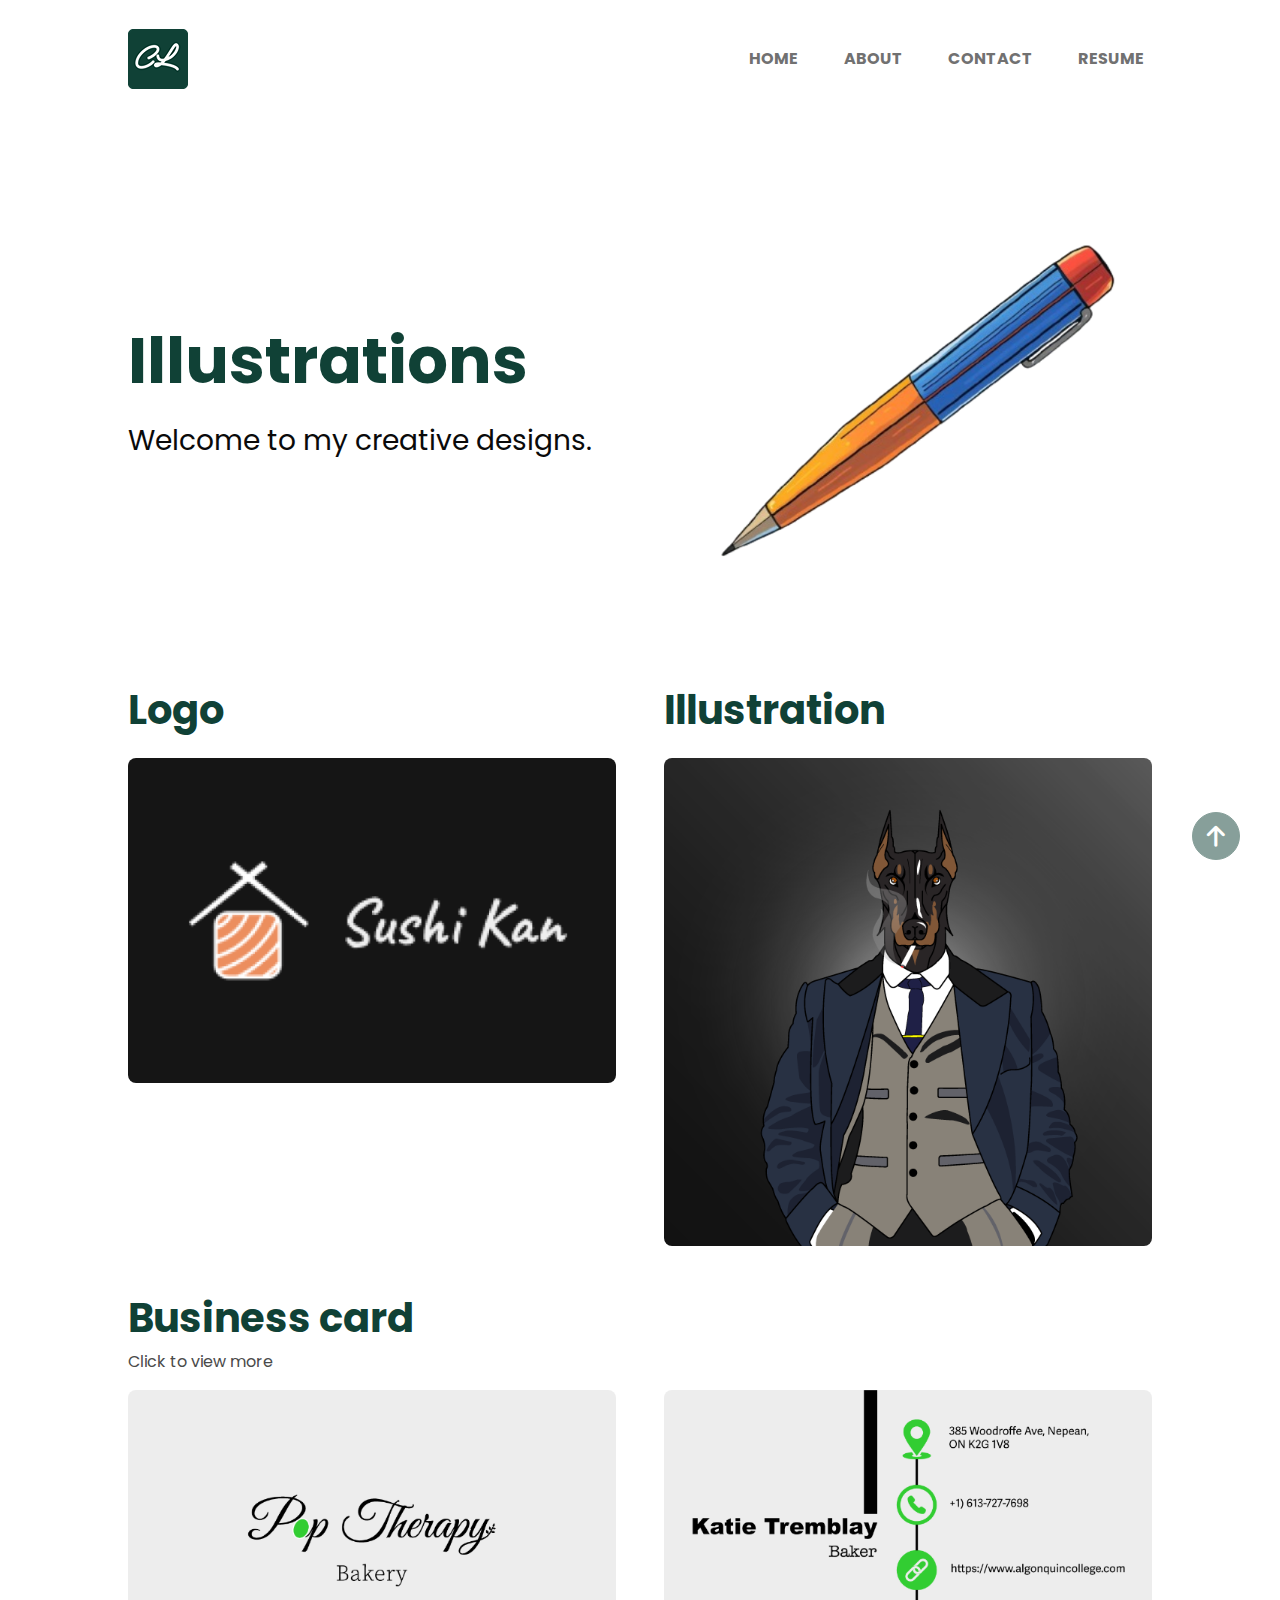
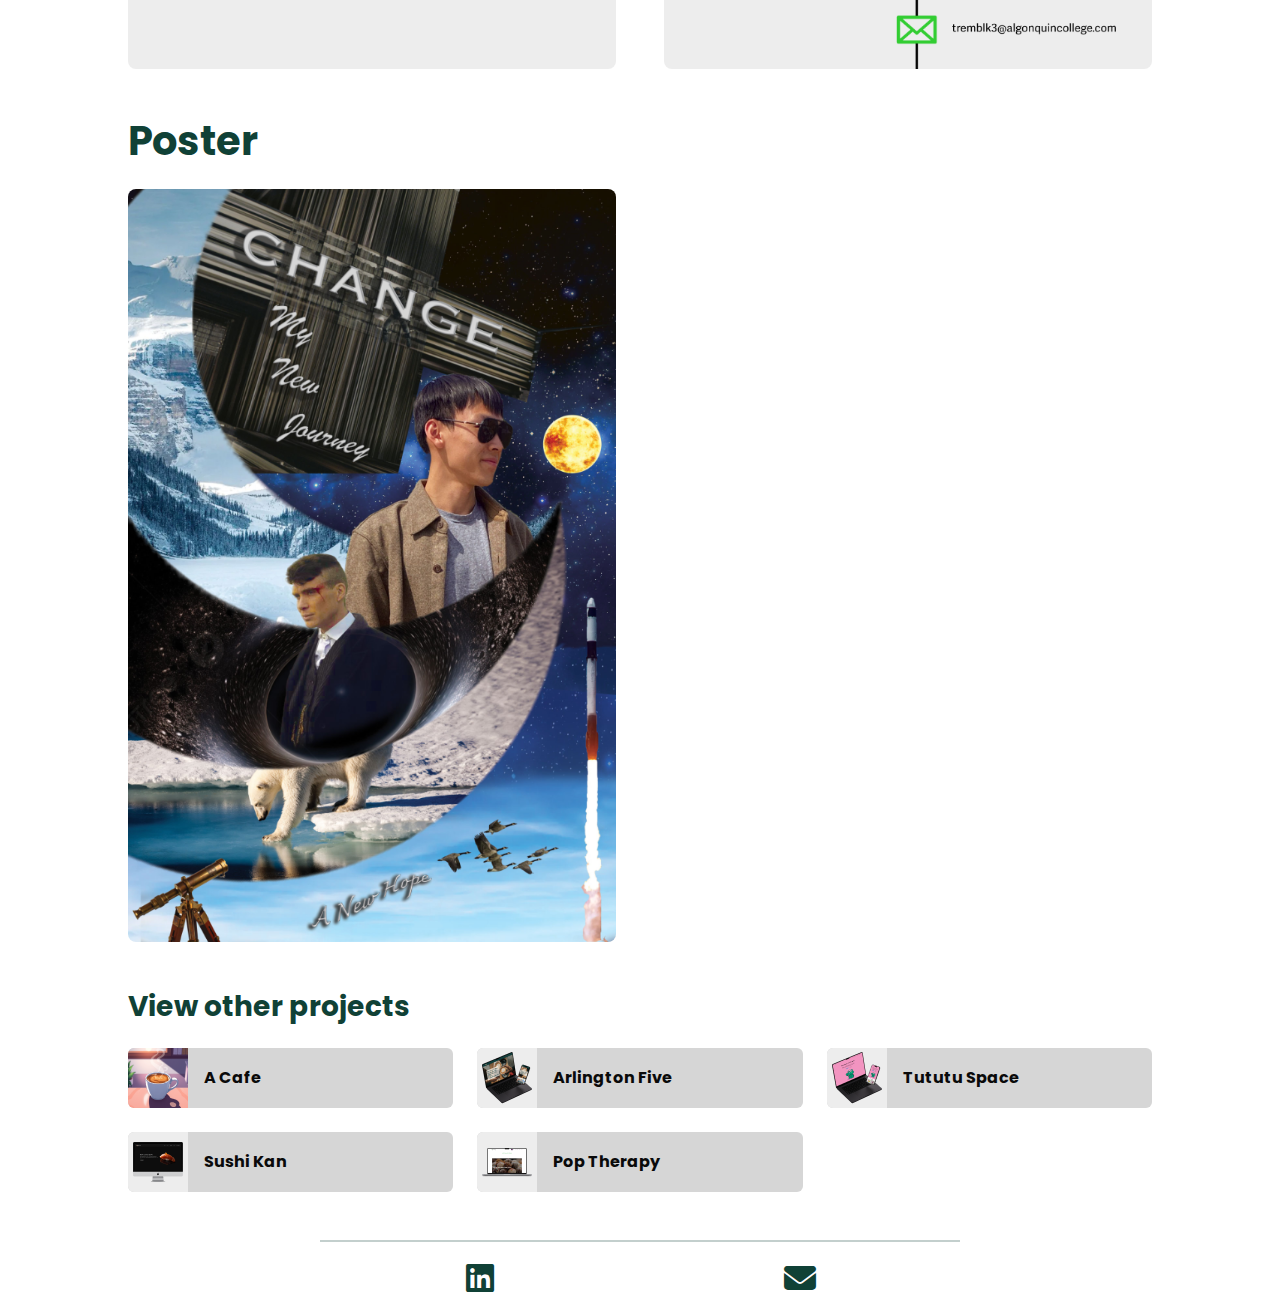
<file: illustrator.html>
<!DOCTYPE html>
<html lang="en">

<head>
    <meta charset="UTF-8">
    <meta name="viewport" content="width=device-width, initial-scale=1.0">
    <title>Portfolio</title>
    <!-- Bootstrap -->
    <link href="https://cdn.jsdelivr.net/npm/bootstrap@5.3.3/dist/css/bootstrap.min.css" rel="stylesheet"
        integrity="sha384-QWTKZyjpPEjISv5WaRU9OFeRpok6YctnYmDr5pNlyT2bRjXh0JMhjY6hW+ALEwIH" crossorigin="anonymous">
    <!-- Main Css -->
    <link rel="stylesheet" href="css/main.css">
    <!-- CDN -->
    <link rel="stylesheet" href="https://cdn.jsdelivr.net/npm/bootstrap-icons@1.11.3/font/bootstrap-icons.min.css">
    <!-- Font Awesome -->
    <link rel="stylesheet" href="https://cdnjs.cloudflare.com/ajax/libs/font-awesome/6.5.0/css/all.min.css">
    <!-- Font -->
    <link rel="preconnect" href="https://fonts.googleapis.com">
    <link rel="preconnect" href="https://fonts.gstatic.com" crossorigin>
    <link
        href="https://fonts.googleapis.com/css2?family=Poppins:ital,wght@0,100;0,200;0,300;0,400;0,500;0,600;0,700;0,800;0,900&display=swap"
        rel="stylesheet">
    <!-- AOS -->
    <link rel="stylesheet" href="https://unpkg.com/aos@next/dist/aos.css" />
    <!-- favicon -->
    <link rel="shortcut icon" href="images/icon.png" type="image/x-icon">
</head>

<body>
    <!-- Skip Links -->
    <ul class="skip-links">
        <li><a href="#nav">Skip to main nav</a></li>
        <li><a href="#maincontent">Skip to main content</a></li>
    </ul>
    <header>
        <!-- Nav -->
        <nav class="navbar navbar-expand-lg" data-bs-theme="light" id="nav">
            <div class="container-xxl">
                <a class="navbar-brand col-sm-7" href="index.html">
                    <picture>
                        <source srcset="images/icon-60x60.png" media="(min-width: 750px)" />

                        <source srcset="images/icon-60x60.png" media="(min-width: 500px)" />

                        <img class="" src="images/icon-60x60.png" alt="che-cheng lee logo">
                    </picture>
                </a>
                <button class="navbar-toggler" type="button" data-bs-toggle="collapse"
                    data-bs-target="#navbarSupportedContent" aria-controls="navbarSupportedContent"
                    aria-expanded="false" aria-label="Toggle navigation">
                    <span class="navbar-toggler-icon"></span>
                </button>
                <div class="collapse navbar-collapse" id="navbarSupportedContent">
                    <ul class="navbar-nav me-auto mb-2 mb-lg-0 w-100 d-flex justify-content-between">
                        <li class="nav-item">
                            <a class="nav-link unactive fw-bold" aria-current="page" href="index.html">Home</a>
                        </li>
                        <li class="nav-item">
                            <a class="nav-link unactive fw-bold" href="about.html">About</a>
                        </li>
                        <li class="nav-item">
                            <a class="nav-link unactive fw-bold" href="contact.html">Contact</a>
                        </li>
                        <li class="nav-item">
                            <a class="nav-link unactive fw-bold" target="_blank"
                                href="lee_che-cheng_resume-portfolio.pdf">Resume</a>
                        </li>
                    </ul>
                </div>
            </div>
        </nav>
    </header>

    <main id="maincontent">
        <div class="container-xxl">
            <!-- back to top -->
            <button id="back-to-top" class="btn btn-primary opacity-50">
                <i class="fas fa-arrow-up fa-xl"></i>
            </button>

            <section class="row g-5 d-flex align-items-center mt-0">
                <div class="col-12 col-sm-6">
                    <h1 class="fw-bold display-3">Illustrations</h1>
                    <h2 class="fw-normal fs-3 mt-4">Welcome to my creative designs. </h2>
                </div>
                <div class="col-12 col-sm-6 mx-auto">
                    <picture>
                        <source srcset="images/pen-650_x_650.png" media="(min-width: 750px)" />

                        <source srcset="images/pen-525_x_525.png" media="(min-width: 450px)" />

                        <img class="img-fluid" src="images/pen-525_x_525.png" alt="a drawing pen">
                    </picture>

                </div>
            </section>

            <section class="row g-5 d-flex align-items-start mt-0">
                <!-- Logo -->
                <div class="col-sm-6">
                    <h1 class="fw-bold fs-1">Logo</h1>
                    <picture>
                        <source srcset="images/sushi-logo-650_x_433.png" media="(min-width: 750px)" />

                        <source srcset="images/sushi-logo-525_x_350.png" media="(min-width: 450px)" />

                        <img class="img-fluid rounded-3 mt-3" src="images/sushi-logo-525_x_350.png"
                            alt="sushi kan logo">
                    </picture>

                </div>
                <!-- illustrator -->
                <div class="col-sm-6">
                    <h1 class="fw-bold fs-1">Illustration</h1>
                    <picture>
                        <source srcset="images/large-dog-650_x_650.png" media="(min-width: 750px)" />

                        <source srcset="images/large-dog-525_x_525.png" media="(min-width: 450px)" />

                        <img class="img-fluid rounded-3 mt-3" src="images/large-dog-525_x_525.png"
                            alt="an adult dog illustration">
                    </picture>
                </div>

                <!-- <div class="col-12 col-sm-6 mt-3">
                    <picture>
                        <source srcset="images/sushi-logo-650_x_433.png" media="(min-width: 750px)" />

                        <source srcset="images/sushi-logo-525_x_350.png" media="(min-width: 450px)" />

                        <img class="img-fluid rounded-3" src="images/sushi-logo-525_x_350.png" alt="sushi kan logo">
                    </picture>
                </div> -->

                <!-- Business card -->
                <div class="col-12">
                    <h1 class="fw-bold fs-1">Business card</h1>
                    <a href="leea02.pdf" role="button" target="_blank" class="fw-normal fs-6 mb-0 click-view">Click to view more</a>
                </div>

                <div class="col-12 col-sm-6 mt-3 project-hover">
                    <a href="leea02.pdf" role="button" target="_blank">
                        <picture>
                            <source srcset="images/business-card-front-650_x_371.png" media="(min-width: 750px)" />

                            <source srcset="images/business-card-front-525_x_300.png" media="(min-width: 450px)" />

                            <img class="img-fluid rounded-3" src="images/business-card-front-525_x_300.png"
                                alt="pop therapy business card front layout">
                        </picture>
                    </a>
                </div>

                <div class="col-12 col-sm-6 mt-3 project-hover">
                    <a href="leea02.pdf" role="button" target="_blank">
                        <picture>
                            <source srcset="images/business-card-back-650_x_371.png" media="(min-width: 750px)" />

                            <source srcset="images/business-card-back-525_x_300.png" media="(min-width: 450px)" />

                            <img class="img-fluid rounded-3" src="images/business-card-back-525_x_300.png"
                                alt="pop therapy business card back layout">
                        </picture>
                    </a>
                </div>

                <!-- Poster -->
                <div class="col-12">
                    <h1 class="fw-bold fs-1">Poster </h1>
                </div>
                <div class="col-12 col-sm-6 mt-3">
                    <picture>
                        <source srcset="images/my-journey-650_x_1004.png" media="(min-width: 750px)" />

                        <source srcset="images/my-journey-525_x_811.png" media="(min-width: 450px)" />

                        <img class="img-fluid rounded-3" src="images/my-journey-525_x_811.png"
                            alt="created a poster about myself">
                    </picture>

                </div>
                <!-- <div class="col-12 col-sm-6 mt-3">
                    <picture>
                        <source srcset="images/funny-650_x_1004.jpeg" media="(min-width: 750px)" />

                        <source srcset="images/funny-525_x_811.jpeg" media="(min-width: 450px)" />

                        <img class="img-fluid rounded-3" src="images/funny-525_x_811.jpeg"
                            alt="a funny image combines two animals">
                    </picture>

                </div> -->

                <!-- illustrator -->
                <!-- <div class="col-12">
                    <h1 class="fw-bold fs-1">Illustration</h1>
                </div>
                <div class="col-12 col-sm-6 mt-3">
                    <picture>
                        <source srcset="images/small-dog-650_x_650.png" media="(min-width: 750px)" />

                        <source srcset="images/small-dog-525_x_525.png" media="(min-width: 450px)" />

                        <img class="img-fluid rounded-3" src="images/small-dog-525_x_525.png" alt="a young dog illustration">
                    </picture>
                </div>
                <div class="col-12 col-sm-6 mt-3">
                    <picture>
                        <source srcset="images/large-dog-650_x_650.png" media="(min-width: 750px)" />

                        <source srcset="images/large-dog-525_x_525.png" media="(min-width: 450px)" />

                        <img class="img-fluid rounded-3" src="images/large-dog-525_x_525.png" alt="an adult dog illustration">
                    </picture>
                </div> -->
            </section>
            <!-- Other project -->
            <section class="row g-4 mt-0">
                <div class="col-12 mt-5">
                    <h1 class="fw-bold fs-3 my-auto" role="heading">View other projects</h1>
                </div>

                <div class="col-12 col-md-4 project-hover">
                    <a href="coffee.html" class="btn btn-secondary p-0 border-0 fw-medium view-other" role="button">
                        <img class="rounded-start" src="images/cafe-home-icon.png" alt="a cafe in California icon">
                        <h2 class="fw-bold fs-6 my-auto ms-3 me-auto" role="heading">A Cafe</h2>
                    </a>
                </div>
                <div class="col-12 col-md-4 project-hover">
                    <a href="a5.html.html" class="btn btn-secondary p-0 border-0 fw-medium view-other" role="button">
                        <img class="rounded-start" src="images/a5-home-icon.png" alt="a cafe in California icon">
                        <h2 class="fw-bold fs-6 my-auto ms-3 me-auto" role="heading">Arlington Five</h2>
                    </a>
                </div>
                <div class="col-12 col-md-4 project-hover">
                    <a href="tututuspace.html" class="btn btn-secondary p-0 border-0 fw-medium view-other"
                        role="button">
                        <img class="rounded-start" src="images/tututu-home-icon.png" alt="tututu space icon">
                        <h2 class="fw-bold fs-6 my-auto ms-3 me-auto" role="heading">Tututu Space</h2>
                    </a>
                </div>
                <div class="col-12 col-md-4 project-hover">
                    <a href="sushikan.html" class="btn btn-secondary p-0 border-0 fw-medium view-other" role="button">
                        <img class="rounded-start" src="images/sushi-home-icon.png" alt="sushi kan icon">
                        <h2 class="fw-bold fs-6 my-auto ms-3 me-auto" role="heading">Sushi Kan</h2>
                    </a>
                </div>
                <div class="col-12 col-md-4 project-hover">
                    <a href="https://jasonlee.rf.gd/" target="_blank"
                        class="btn btn-secondary p-0 border-0 fw-medium view-other" role="button">
                        <img class="rounded-start" src="images/pop-icon.png" alt="pop therapy icon">
                        <h2 class="fw-bold fs-6 my-auto ms-3 me-auto" role="heading">Pop Therapy</h2>
                    </a>
                </div>
                <!-- <div class="col-12 col-md-4 project-hover">
                    <a href="https://lee00869.github.io/mtm6201-midterm/" target="_blank"
                        class="btn btn-secondary p-0 border-0 fw-medium view-other" role="button">
                        <img class="rounded-start" src="images/fashion-icon.png" alt="fashion icon">
                        <h2 class="fw-bold fs-6 my-auto ms-3 me-auto" role="heading">Fashion</h2>
                    </a>
                </div> -->
                <!-- <div class="col-12 col-md-4 project-hover">
                    <a href="illustrator.html" class="btn btn-secondary p-0 border-0 fw-medium view-other"
                        role="button">
                        <img class="rounded-start" src="images/dog-home-icon.png" alt="illustration icon">
                        <h2 class="fw-bold fs-6 my-auto ms-3 me-auto" role="heading">Illlustration</h2>
                    </a>
                </div> -->
            </section>

        </div>
    </main>

    <div class="row justify-content-center mt-5 hr-line">
        <hr class="border border-primary border-1 opacity-80 col-12 col-xl-6 ">
    </div>

    <!-- Footer -->
    <footer class="col-sm-6 offset-sm-3 d-flex justify-content-around my-3">
        <a class="btn p-2 col-sm-3" href="https://www.linkedin.com/in/che-cheng-lee-3a7737289/" target="_blank"
            aria-label="LinkedIn Profile"><i class="fa-brands fa-linkedin fa-2xl" style="color: #104136;"></i></a>
        <a class="btn p-2 col-sm-3" href="mailto:jasonlee21229@gmail.com" target="_blank" aria-label="Send Email"><i
                class="fa-solid fa-envelope fa-2xl" style="color: #104136;"></i></a>
    </footer>

    <!-- Javascript -->
    <script src="https://cdn.jsdelivr.net/npm/bootstrap@5.3.3/dist/js/bootstrap.bundle.min.js"
        integrity="sha384-YvpcrYf0tY3lHB60NNkmXc5s9fDVZLESaAA55NDzOxhy9GkcIdslK1eN7N6jIeHz" crossorigin="anonymous">
    </script>
    <script src="https://unpkg.com/aos@next/dist/aos.js"></script>
    <script>
        AOS.init({
            duration: 1500,
        });
    </script>

    <script src="main.js"></script>
</body>

</html>
</file>
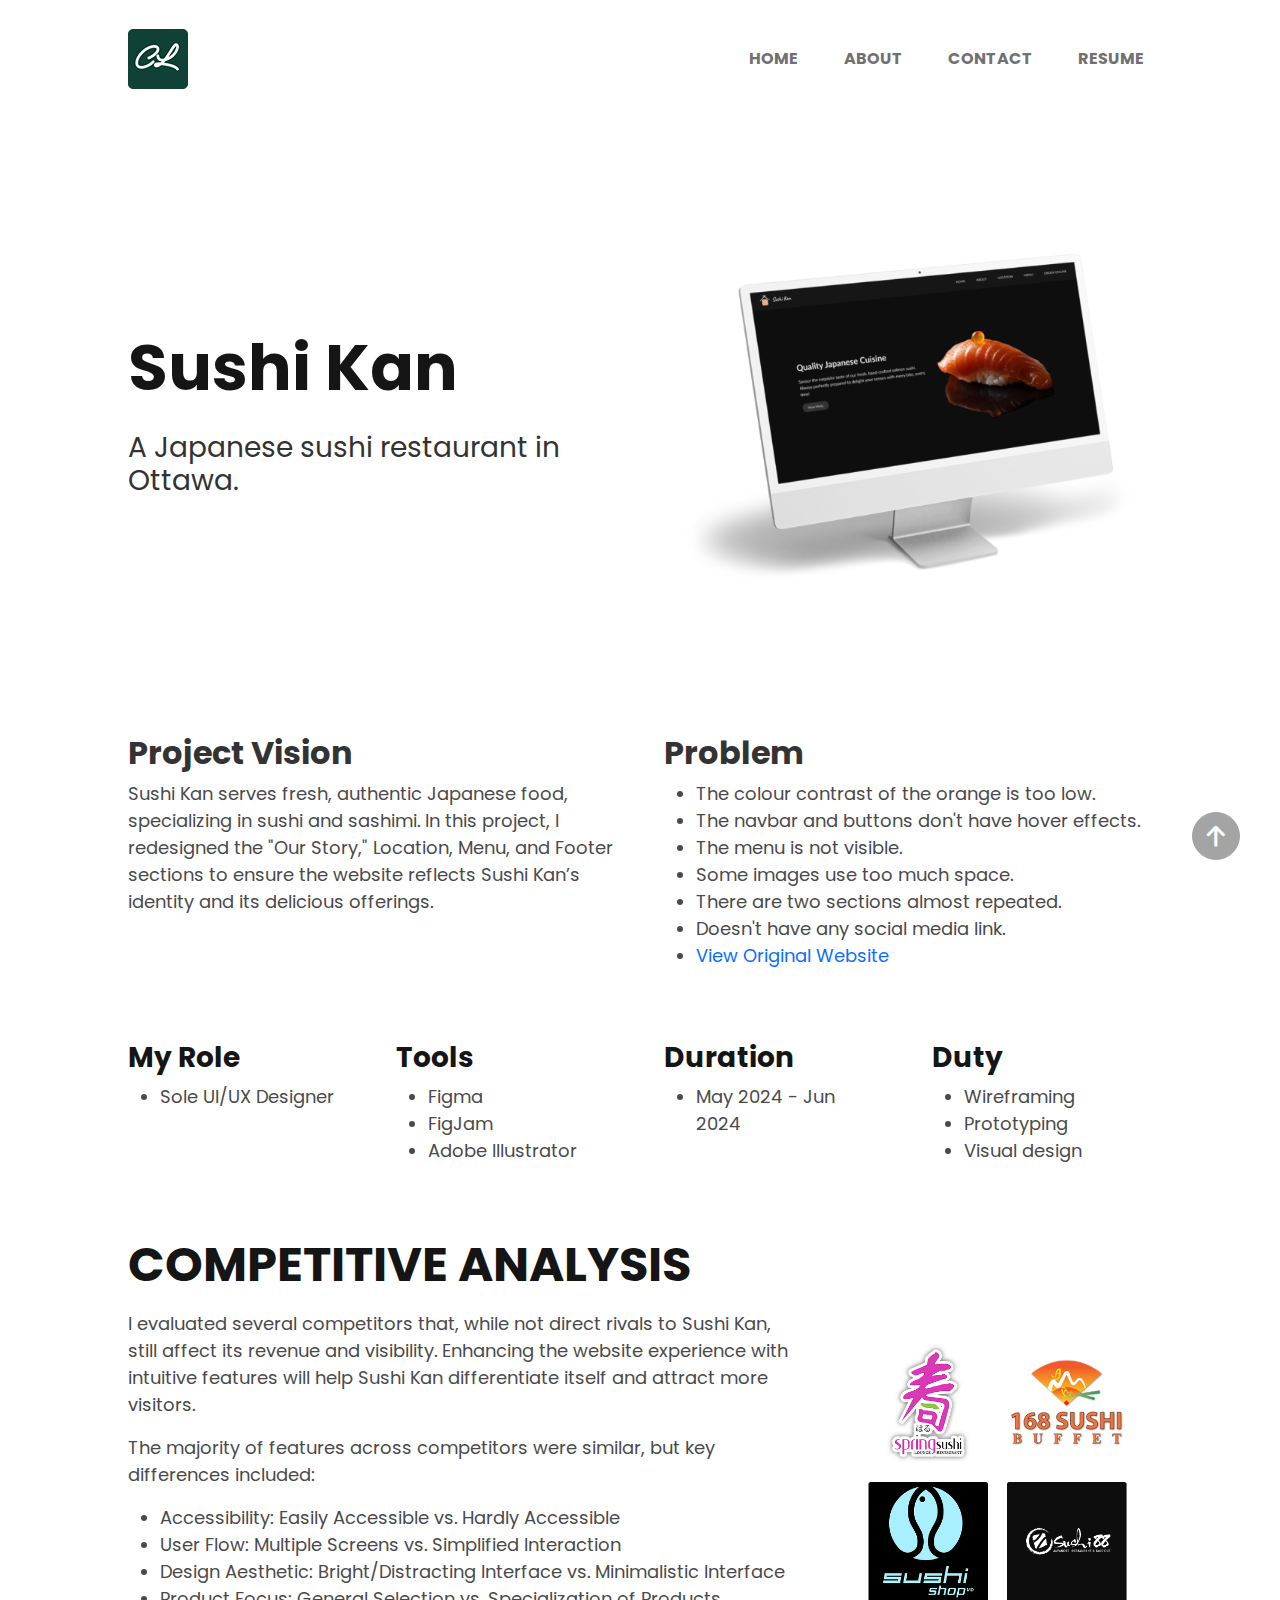
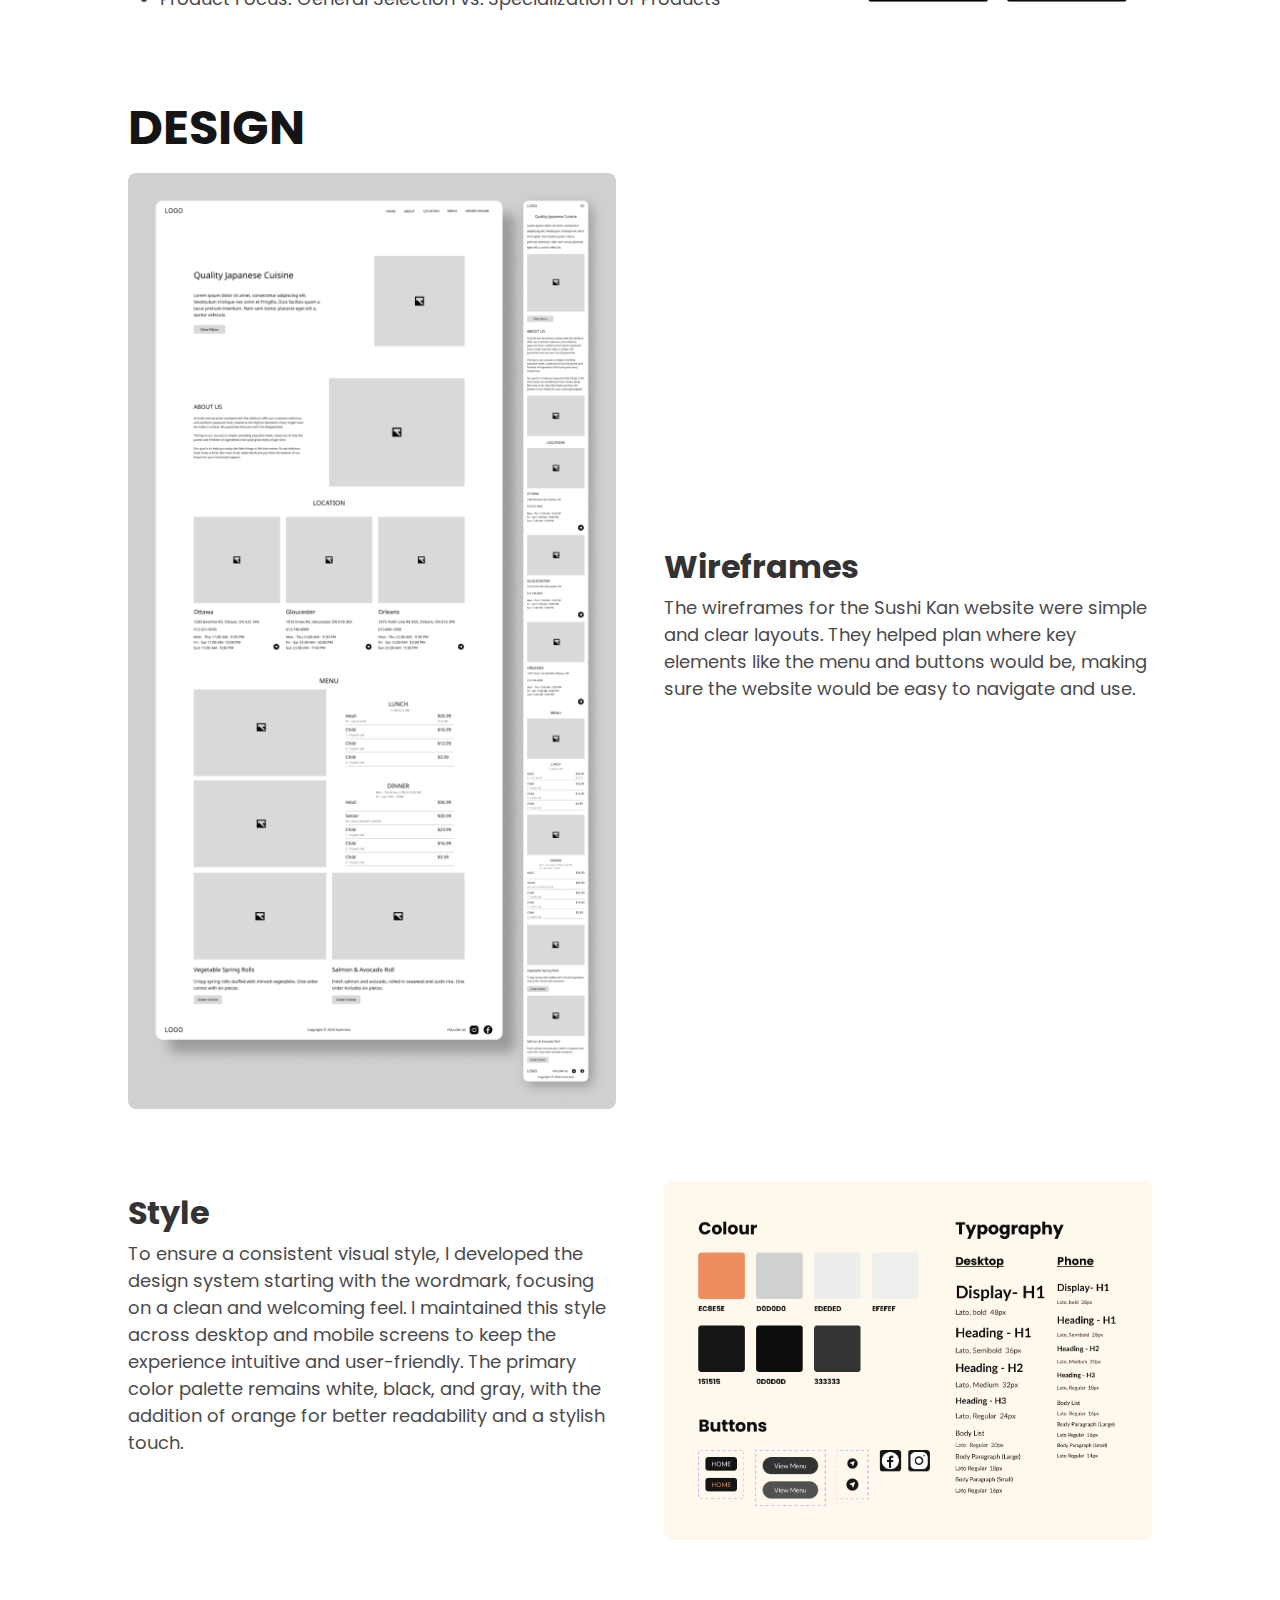
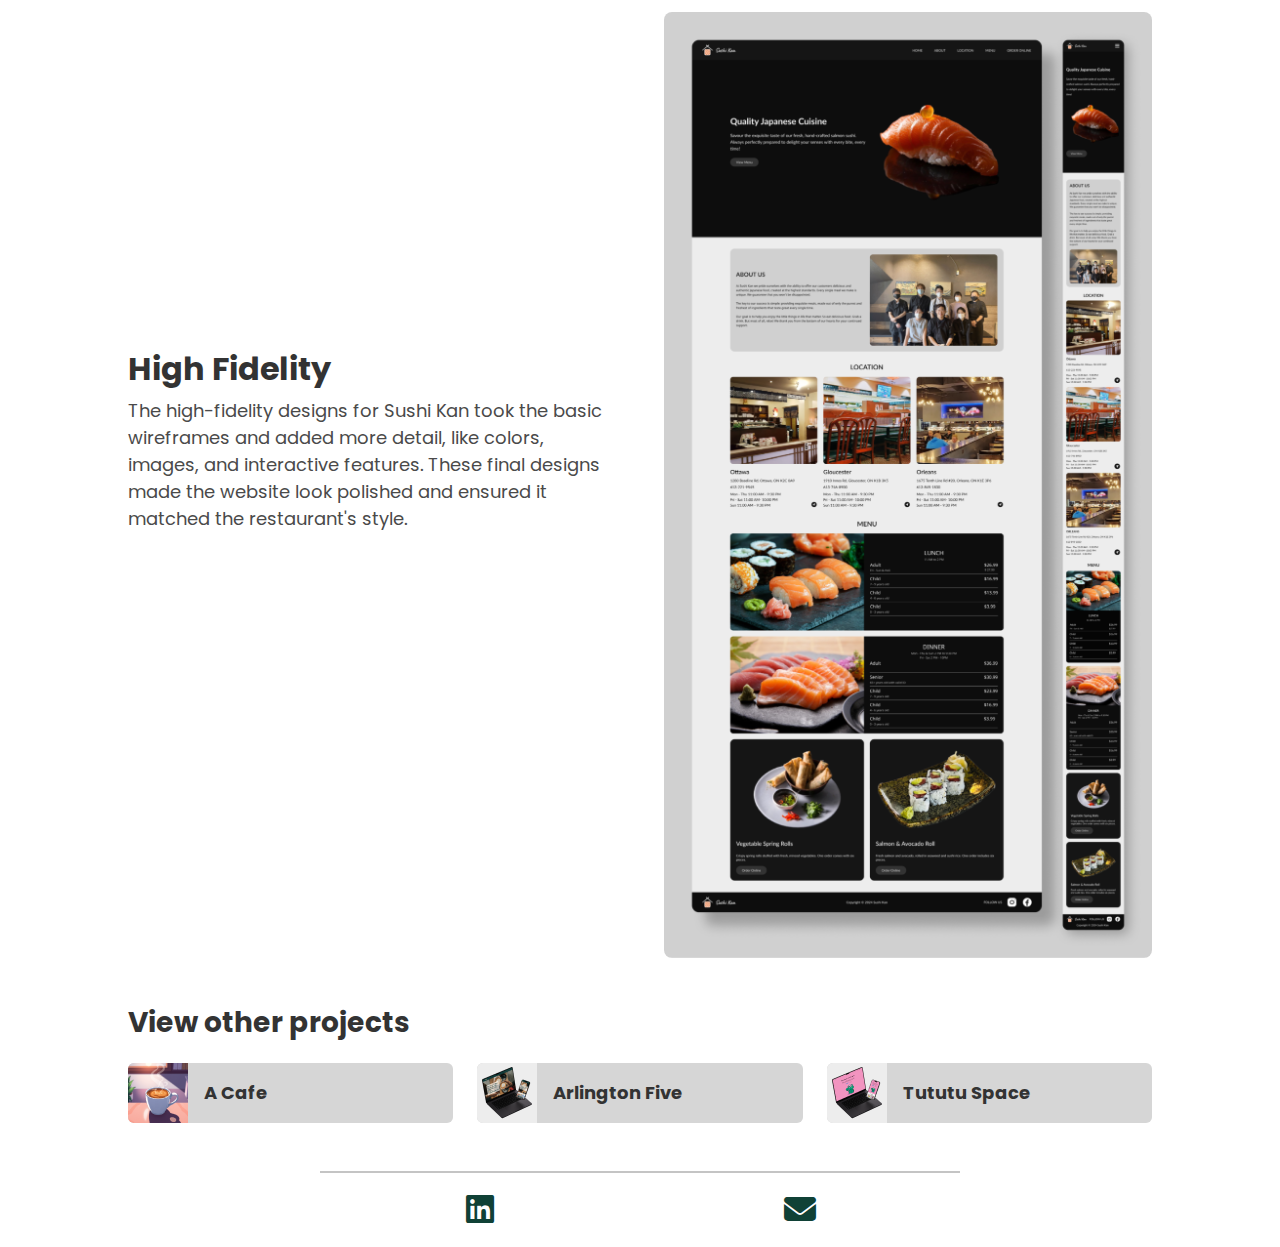
<file: sushikan.html>
<!DOCTYPE html>
<html lang="en">

<head>
    <meta charset="UTF-8">
    <meta name="viewport" content="width=device-width, initial-scale=1.0">
    <title>Portfolio</title>
    <!-- Bootstrap -->
    <link href="https://cdn.jsdelivr.net/npm/bootstrap@5.3.3/dist/css/bootstrap.min.css" rel="stylesheet"
        integrity="sha384-QWTKZyjpPEjISv5WaRU9OFeRpok6YctnYmDr5pNlyT2bRjXh0JMhjY6hW+ALEwIH" crossorigin="anonymous">
    <!-- Main Css -->
    <link rel="stylesheet" href="css/sushikan.css">
    <!-- CDN -->
    <link rel="stylesheet" href="https://cdn.jsdelivr.net/npm/bootstrap-icons@1.11.3/font/bootstrap-icons.min.css">
    <!-- Font Awesome -->
    <link rel="stylesheet" href="https://cdnjs.cloudflare.com/ajax/libs/font-awesome/6.5.0/css/all.min.css">
    <!-- Font -->
    <link rel="preconnect" href="https://fonts.googleapis.com">
    <link rel="preconnect" href="https://fonts.gstatic.com" crossorigin>
    <link
        href="https://fonts.googleapis.com/css2?family=Poppins:ital,wght@0,100;0,200;0,300;0,400;0,500;0,600;0,700;0,800;0,900&display=swap"
        rel="stylesheet">
    <!-- AOS -->
    <link rel="stylesheet" href="https://unpkg.com/aos@next/dist/aos.css" />
    <!-- favicon -->
    <link rel="shortcut icon" href="images/icon.png" type="image/x-icon">
</head>

<body>
    <!-- Skip Links -->
    <ul class="skip-links">
        <li><a href="#nav">Skip to main nav</a></li>
        <li><a href="#maincontent">Skip to main content</a></li>
    </ul>
    <header>
        <!-- Nav -->
        <nav class="navbar navbar-expand-lg" data-bs-theme="light" id="nav">
            <div class="container-xxl">
                <a class="navbar-brand col-sm-7" href="index.html">
                    <picture>
                        <source srcset="images/icon-60x60.png" media="(min-width: 750px)" />

                        <source srcset="images/icon-60x60.png" media="(min-width: 500px)" />

                        <img class="" src="images/icon-60x60.png" alt="che-cheng lee logo">
                    </picture>
                </a>
                <button class="navbar-toggler" type="button" data-bs-toggle="collapse"
                    data-bs-target="#navbarSupportedContent" aria-controls="navbarSupportedContent"
                    aria-expanded="false" aria-label="Toggle navigation">
                    <span class="navbar-toggler-icon"></span>
                </button>
                <div class="collapse navbar-collapse" id="navbarSupportedContent">
                    <ul class="navbar-nav me-auto mb-2 mb-lg-0 w-100 d-flex justify-content-between">
                        <li class="nav-item">
                            <a class="nav-link unactive fw-bold" aria-current="page" href="index.html">Home</a>
                        </li>
                        <li class="nav-item">
                            <a class="nav-link unactive fw-bold" href="about.html">About</a>
                        </li>
                        <li class="nav-item">
                            <a class="nav-link unactive fw-bold" href="contact.html">Contact</a>
                        </li>
                        <li class="nav-item">
                            <a class="nav-link unactive fw-bold" target="_blank"
                                href="lee_che-cheng_resume-portfolio.pdf">Resume</a>
                        </li>
                    </ul>
                </div>
            </div>
        </nav>
    </header>

    <main id="maincontent">
        <div class="container-xxl">
            <!-- Back to top -->
            <button id="back-to-top" class="btn btn-primary opacity-50">
                <i class="fas fa-arrow-up" style="font-size: 24px;"></i>
            </button>

            <section class="row g-5 d-flex align-items-center mt-0">
                <div class="col-12 col-sm-6">
                    <h1 class="fw-bold display-3">Sushi Kan</h1>
                    <h2 class="fw-normal fs-3 mt-4">A Japanese sushi restaurant in Ottawa.</h2>
                </div>
                <div class="col-12 col-sm-6 mx-auto">
                    <picture>
                        <source srcset="images/sushikan_mockup-650_x_650.png" media="(min-width: 750px)" />

                        <source srcset="images/images/sushikan_mockup-525_x_525.png" media="(min-width: 450px)" />

                        <img class="img-fluid" src="images/sushikan_mockup-525_x_525.png" alt="sushi kan mockup">
                    </picture>

                </div>
            </section>

            <section class="row g-5 d-flex align-items-start mt-0">
                <!-- <div class="col-12 col-lg-6">
                    <h2 class="fw-semibold fs-4 lh-base mb-0">Sushi Kan serves fresh, authentic Japanese food. They specialize in sushi and sashimi. Enjoy great service and a comfortable vibe for a
                        memorable meal.</h2>
                </div>
                <div class="col-12 col-lg-6">
                    <h3 class="fw-normal fs-5 lh-base mb-0">Sushi Kan prioritize quality and authenticity. Every dish
                        is carefully prepared to showcase the art of Japanese cooking.</h3>
                </div> -->

                <!-- new -->
                <div class="col-12 col-lg-6">
                    <h2 class="fw-bold fs-2 mb-2" role="heading">Project Vision</h2>
                    <p class="fw-normal fs-6 mb-0">Sushi Kan serves fresh, authentic Japanese food, specializing in
                        sushi and sashimi. In this project, I redesigned the "Our Story," Location, Menu, and Footer
                        sections to ensure the website reflects Sushi Kan’s identity and its delicious offerings.
                    </p>

                </div>
                <div class="col-12 col-lg-6">
                    <h2 class="fw-bold fs-2" role="heading">Problem</h2>
                    <ul class="mb-0">
                        <li class="fw-normal fs-6">The colour contrast of the orange is too low.</li>
                        <li class="fw-normal fs-6">The navbar and buttons don't have hover effects.</li>
                        <li class="fw-normal fs-6">The menu is not visible.</li>
                        <li class="fw-normal fs-6">Some images use too much space.</li>
                        <li class="fw-normal fs-6">There are two sections almost repeated.</li>
                        <li class="fw-normal fs-6">Doesn't have any social media link.</li>
                        <li class="fw-normal fs-6"><a class="fw-normal fs-6" target="_blank"
                                href="sushikan.pdf">View Original Website</a></li>
                    </ul>
                </div>

                <!-- Problem/Solution -->
                <!-- <div class="col-12">
                    <h1 class="fw-bold fs-1">Redesign Sushi Kan Website</h1>
                </div>
                <div class="col-12 col-lg-6 mt-3">
                    <h2 class="fw-bold fs-2">Problem</h2>
                    <ul class="mb-0">
                        <li class="fw-normal fs-5">The colour contrast of the orange is too low.</li>
                        <li class="fw-normal fs-5">The navbar and buttons don't have hover effects.</li>
                        <li class="fw-normal fs-5">The menu is not visible.</li>
                        <li class="fw-normal fs-5">Some images use too much space.</li>
                        <li class="fw-normal fs-5">There are two sections almost repeated.</li>
                        <li class="fw-normal fs-5">Doesn't have any social media link.</li>
                        <li class="fw-normal fs-5"><a class="fw-normal fs-5" target="_blank"
                            href="https://www.sushikan.ca/">View Original Website</a></li>
                    </ul>
                </div>
                <div class="col-12 col-lg-6 mt-3">
                    <h2 class="fw-bold fs-2">Solution</h2>
                    <ul class="mb-0">
                        <li class="fw-normal fs-5">Make sure the colour contrast is visible.</li>
                        <li class="fw-normal fs-5">Add hover effects to the navbar and buttons.</li>
                        <li class="fw-normal fs-5">Design a better menu with improved visibility.</li>
                        <li class="fw-normal fs-5">Reduce some images and repeated sections.</li>
                        <li class="fw-normal fs-5">Add social media links to improve SEO and business needs.</li>
                    </ul>
                </div> -->

                <!-- My Role / Tools / Project Duration / Responsibilities -->
                <div class="col-6 col-lg-3">
                    <h1 class="fw-bold fs-3">My Role</h1>
                    <ul class="mb-0">
                        <li class="fw-normal fs-6">Sole UI/UX Designer</li>
                    </ul>
                </div>
                <div class="col-6 col-lg-3">
                    <h1 class="fw-bold fs-3">Tools</h1>
                    <ul class="mb-0">
                        <li class="fw-normal fs-6">Figma</li>
                        <li class="fw-normal fs-6">FigJam</li>
                        <li class="fw-normal fs-6">Adobe Illustrator</li>
                    </ul>
                </div>
                <div class="col-6 col-lg-3">
                    <h1 class="fw-bold fs-3">Duration</h1>
                    <ul class="mb-0">
                        <li class="fw-normal fs-6">May 2024 - Jun 2024</li>
                    </ul>
                </div>
                <div class="col-6 col-lg-3">
                    <h1 class="fw-bold fs-3">Duty</h1>
                    <ul class="mb-0">
                        <li class="fw-normal fs-6">Wireframing</li>
                        <li class="fw-normal fs-6">Prototyping</li>
                        <li class="fw-normal fs-6">Visual design</li>
                    </ul>
                </div>

                <!-- Competitive -->
                <div class="col-12">
                    <h1 class="fw-bold display-5 text-uppercase mb-0">Competitive analysis</h1>
                </div>
                <!-- <div class="col-12 col-lg-6 mt-3">
                    <h2 class="fw-bold fs-2">Sushi 88</h2>
                    <ul class="mb-0">
                        <li class="fw-normal fs-5">Competitor type: Direct</li>
                        <li class="fw-normal fs-5">Location: Ottawa, ON</li>
                        <li class="fw-normal fs-5">Strengths: Clear navigation, Fully responsive</li>
                        <li class="fw-normal fs-5">Weaknesses: Not aligned, Messy footer, News in nav doesn't work, Didn't update the website</li>
                        <li class="fw-normal fs-5">Unique Feature: Gallery, Social medias added</li>
                    </ul>
                </div>
                <div class="col-12 col-lg-6 mt-3">
                    <h2 class="fw-bold fs-2">168 Sushi Buffet</h2>
                    <ul class="mb-0">
                        <li class="fw-normal fs-5">Competitor type: Direct</li>
                        <li class="fw-normal fs-5">Location: Ottawa, ON</li>
                        <li class="fw-normal fs-5">Strengths: Animations added to enhance user experiences, Appealling cards design</li>
                        <li class="fw-normal fs-5">Weaknesses: Not fully responsive, Many Contrast Errors, Not visually appeallng</li>
                        <li class="fw-normal fs-5">Unique Feature: A comment section, Points guide</li>
                    </ul>
                </div>
                <div class="col-12 col-lg-6 mt-3">
                    <h2 class="fw-bold fs-2">Sushi Shop</h2>
                    <ul class="mb-0">
                        <li class="fw-normal fs-5">Competitor type: Indirect</li>
                        <li class="fw-normal fs-5">Location: Ottawa, ON</li>
                        <li class="fw-normal fs-5">Strengths: Visually appeallng, Fully responsive</li>
                        <li class="fw-normal fs-5">Weaknesses: The navigation is overwhelming, Many Contrast Errors</li>
                        <li class="fw-normal fs-5">Unique Feature: Interactive menu, Loyalty Program, Accessibility</li>
                    </ul>
                </div>
                <div class="col-12 col-lg-6 mt-3">
                    <h2 class="fw-bold fs-2">Spring Sushi</h2>
                    <ul class="mb-0">
                        <li class="fw-normal fs-5">Competitor type: Indirect</li>
                        <li class="fw-normal fs-5">Location: Toronto, ON</li>
                        <li class="fw-normal fs-5">Strengths: Clear menu, Fully responsive</li>
                        <li class="fw-normal fs-5">Weaknesses: Many Contrast Errors, Pink colour is too bright</li>
                        <li class="fw-normal fs-5">Unique Feature: Accessibility, Subscribe section</li>
                    </ul>
                </div> -->
                <div class="col-12 col-sm-8 mt-3">
                    <p class="fw-normal fs-6 ">I evaluated several competitors that, while not direct rivals to Sushi
                        Kan, still affect its revenue and visibility. Enhancing the website experience with intuitive
                        features will help Sushi Kan differentiate itself and attract more visitors.</p>
                    <p class="fw-normal fs-6" role="heading">The majority of features across competitors were similar,
                        but key differences included:</p>
                    <ul class="mb-0">
                        <li class="fw-normal fs-6">Accessibility: Easily Accessible vs. Hardly Accessible</li>
                        <li class="fw-normal fs-6">User Flow: Multiple Screens vs. Simplified Interaction</li>
                        <li class="fw-normal fs-6">Design Aesthetic: Bright/Distracting Interface vs. Minimalistic
                            Interface</li>
                        <li class="fw-normal fs-6">Product Focus: General Selection vs. Specialization of Products</li>
                    </ul>
                </div>
                <div class="col-12 col-sm-4  mt-3">
                    <h1 class="fw-bold display-4 text-uppercase mb-2"></h1>
                    <picture>
                        <source srcset="images/sushikan-compet-logos.png" media="(min-width: 750px)" />

                        <source srcset="images/sushikan-compet-logos.png" media="(min-width: 450px)" />

                        <img class="img-fluid" src="images/sushikan-compet-logos.png" alt="Sushi Kan competitors">
                    </picture>
                </div>

                <!-- Design -->
                <!-- <div class="col-12">
                    <h1 class="fw-bold fs-1">Design</h1>
                </div> -->
                <div class="col-12">
                    <h1 class="fw-bold display-5 text-uppercase mb-0">Design</h1>
                </div>

                <!-- Low Fidelity Wireframe -->
                <div class="col-12 col-lg-6 mt-3">
                    <picture>
                        <source srcset="images/lofi-sushikan-1000_x_1920.png" media="(min-width: 750px)" />

                        <source srcset="images/lofi-sushikan-800_x_1536.png" media="(min-width: 450px)" />

                        <img class="img-fluid rounded-3" src="images/lofi-sushikan-800_x_1536.png"
                            alt="sushi kan Low fidelity wireframe">
                    </picture>

                </div>
                <div class="col-12 col-lg-6 my-lg-auto">
                    <h2 class="fw-bold fs-2 text-start">Wireframes</h2>
                    <p class="fw-normal fs-6">The wireframes for the Sushi Kan website were
                        simple and clear layouts. They helped plan where key elements like the menu and buttons would
                        be, making sure the website would be easy to navigate and use.</p>
                </div>

                <!-- Style -->
                <!-- <div class="col-12">
                    <h2 class="fw-bold fs-2 text-start">Style</h2>
                    <div class="col-12 mx-auto mt-4">
                        <picture>
                            <source srcset="images/sushi-style.png" media="(min-width: 750px)" />
    
                            <source srcset="images/sushi-style-sm.png" media="(min-width: 450px)" />
    
                            <img class="img-fluid rounded-3" src="images/sushi-style-sm.png" alt="Sushi Kan style guide">
                        </picture>
                        
                    </div>
                </div> -->
                <!-- style-->
                <div class="col-12 col-lg-6 my-lg-auto ">
                    <h2 class="fw-bold fs-2 text-start" role="heading">Style</h2>
                    <p class="fw-normal fs-6 mb-0">To ensure a consistent visual style, I developed the design system
                        starting with the wordmark, focusing on a clean and welcoming feel. I maintained this style
                        across desktop and mobile screens to keep the experience intuitive and user-friendly. The
                        primary color palette remains white, black, and gray, with the addition of orange for better
                        readability and a stylish touch. </p>
                </div>
                <div class="col-12 mx-auto col-lg-6">
                    <picture>
                        <source srcset="images/sushi-style.png" media="(min-width: 750px)" />

                        <source srcset="images/sushi-style-sm.png" media="(min-width: 450px)" />

                        <img class="img-fluid rounded-3" src="images/sushi-style-sm.png" alt="Sushi Kan style guide">
                    </picture>
                </div>

                <!-- High Fidelity Design -->
                <div class="col-lg-6 my-lg-auto">
                    <h2 class="fw-bold fs-2 text-start">High Fidelity</h2>
                    <p class="fw-normal fs-6">The high-fidelity designs for Sushi Kan took the basic wireframes and
                        added more detail, like colors, images, and interactive features. These final designs made
                        the website look polished and ensured it matched the restaurant's style.</p>
                </div>
                <div class="col-lg-6">
                    <picture>
                        <source srcset="images/hifi-sushikan-1000_x_1937.png" media="(min-width: 750px)" />

                        <source srcset="images/hifi-sushikan-800_x_1549.png" media="(min-width: 450px)" />

                        <img class="img-fluid rounded-3" src="images/hifi-sushikan-800_x_1549.png"
                            alt="sushi kan high fidelity wireframe">
                    </picture>
                </div>
            </section>
            <!-- Other project -->
            <section class="row g-4 mt-0">
                <div class="col-12 mt-5">
                    <h2 class="fw-bold fs-3 my-auto" role="heading">View other projects</h2>
                </div>

                <div class="col-12 col-md-4 project-hover">
                    <a href="coffee.html" class="btn btn-secondary p-0 border-0 fw-medium view-other" role="button">
                        <img class="rounded-start" src="images/cafe-home-icon.png" alt="a cafe in California icon">
                        <h2 class="fw-bold fs-6 my-auto ms-3 me-auto" role="heading">A Cafe</h2>
                    </a>
                </div>
                <div class="col-12 col-md-4 project-hover">
                    <a href="a5.html" class="btn btn-secondary p-0 border-0 fw-medium view-other" role="button">
                        <img class="rounded-start" src="images/a5-home-icon.png" alt="a cafe in California icon">
                        <h2 class="fw-bold fs-6 my-auto ms-3 me-auto" role="heading">Arlington Five</h2>
                    </a>
                </div>
                <div class="col-12 col-md-4 project-hover">
                    <a href="tututuspace.html" class="btn btn-secondary p-0 border-0 fw-medium view-other"
                        role="button">
                        <img class="rounded-start" src="images/tututu-home-icon.png" alt="tututu space icon">
                        <h2 class="fw-bold fs-6 my-auto ms-3 me-auto" role="heading">Tututu Space</h2>
                    </a>
                </div>
                <!-- <div class="col-12 col-md-4 project-hover">
                    <a href="sushikan.html" class="btn btn-secondary p-0 border-0 fw-medium view-other" role="button">
                        <img class="rounded-start" src="images/sushi-home-icon.png" alt="sushi kan icon">
                        <h2 class="fw-bold fs-6 my-auto ms-3 me-auto" role="heading">Sushi Kan</h2>
                    </a>
                </div> -->
                <!-- <div class="col-12 col-md-4 project-hover">
                    <a href="https://jasonlee.rf.gd/" target="_blank"
                        class="btn btn-secondary p-0 border-0 fw-medium view-other" role="button">
                        <img class="rounded-start" src="images/pop-icon.png" alt="pop therapy icon">
                        <h2 class="fw-bold fs-6 my-auto ms-3 me-auto" role="heading">Pop Therapy</h2>
                    </a>
                </div> -->
                <!-- <div class="col-12 col-md-4 project-hover">
                    <a href="https://lee00869.github.io/mtm6201-midterm/" target="_blank"
                        class="btn btn-secondary p-0 border-0 fw-medium view-other" role="button">
                        <img class="rounded-start" src="images/fashion-icon.png" alt="fashion icon">
                        <h2 class="fw-bold fs-6 my-auto ms-3 me-auto" role="heading">Fashion</h2>
                    </a>
                </div> -->
                <!-- <div class="col-12 col-md-4 project-hover">
                    <a href="illustrator.html" class="btn btn-secondary p-0 border-0 fw-medium view-other"
                        role="button">
                        <img class="rounded-start" src="images/dog-home-icon.png" alt="illustration icon">
                        <h2 class="fw-bold fs-6 my-auto ms-3 me-auto" role="heading">Illlustration</h2>
                    </a>
                </div> -->
            </section>

        </div>
    </main>

    <div class="row justify-content-center mt-5 hr-line">
        <hr class="border border-primary border-1 opacity-80 col-12 col-xl-6 ">
    </div>

    <!-- Footer -->
    <footer class="col-sm-6 offset-sm-3 d-flex justify-content-around my-3">
        <a class="btn p-2 col-sm-3" href="https://www.linkedin.com/in/che-cheng-lee-3a7737289/" target="_blank"
            aria-label="LinkedIn Profile"><i class="fa-brands fa-linkedin fa-2xl" style="color: #104136;"></i></a>
        <a class="btn p-2 col-sm-3" href="mailto:jasonlee21229@gmail.com" target="_blank" aria-label="Send Email"><i
                class="fa-solid fa-envelope fa-2xl" style="color: #104136;"></i></a>
    </footer>

    <!-- Javascript -->
    <script src="https://cdn.jsdelivr.net/npm/bootstrap@5.3.3/dist/js/bootstrap.bundle.min.js"
        integrity="sha384-YvpcrYf0tY3lHB60NNkmXc5s9fDVZLESaAA55NDzOxhy9GkcIdslK1eN7N6jIeHz" crossorigin="anonymous">
    </script>
    <script src="https://unpkg.com/aos@next/dist/aos.js"></script>
    <script>
        AOS.init({
            duration: 1500,
        });
    </script>

    <script src="main.js"></script>
</body>

</html>
</file>
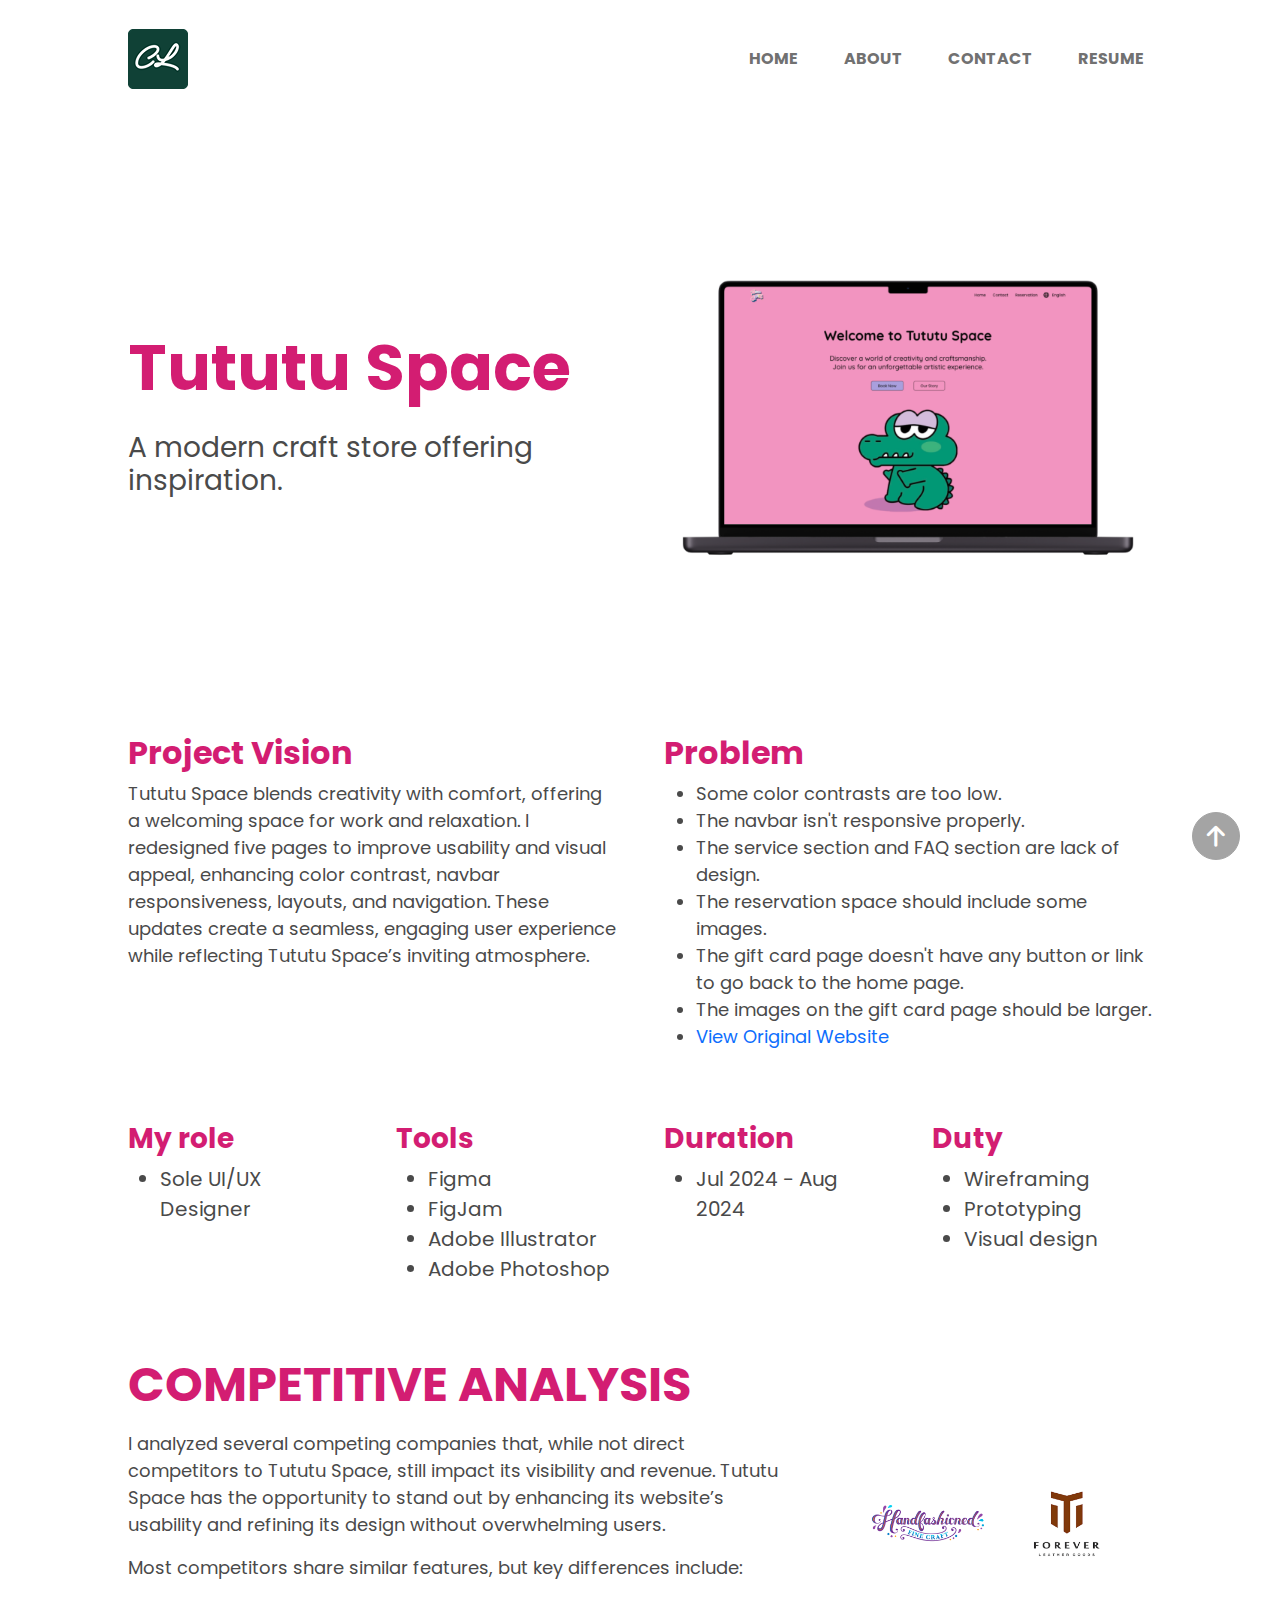
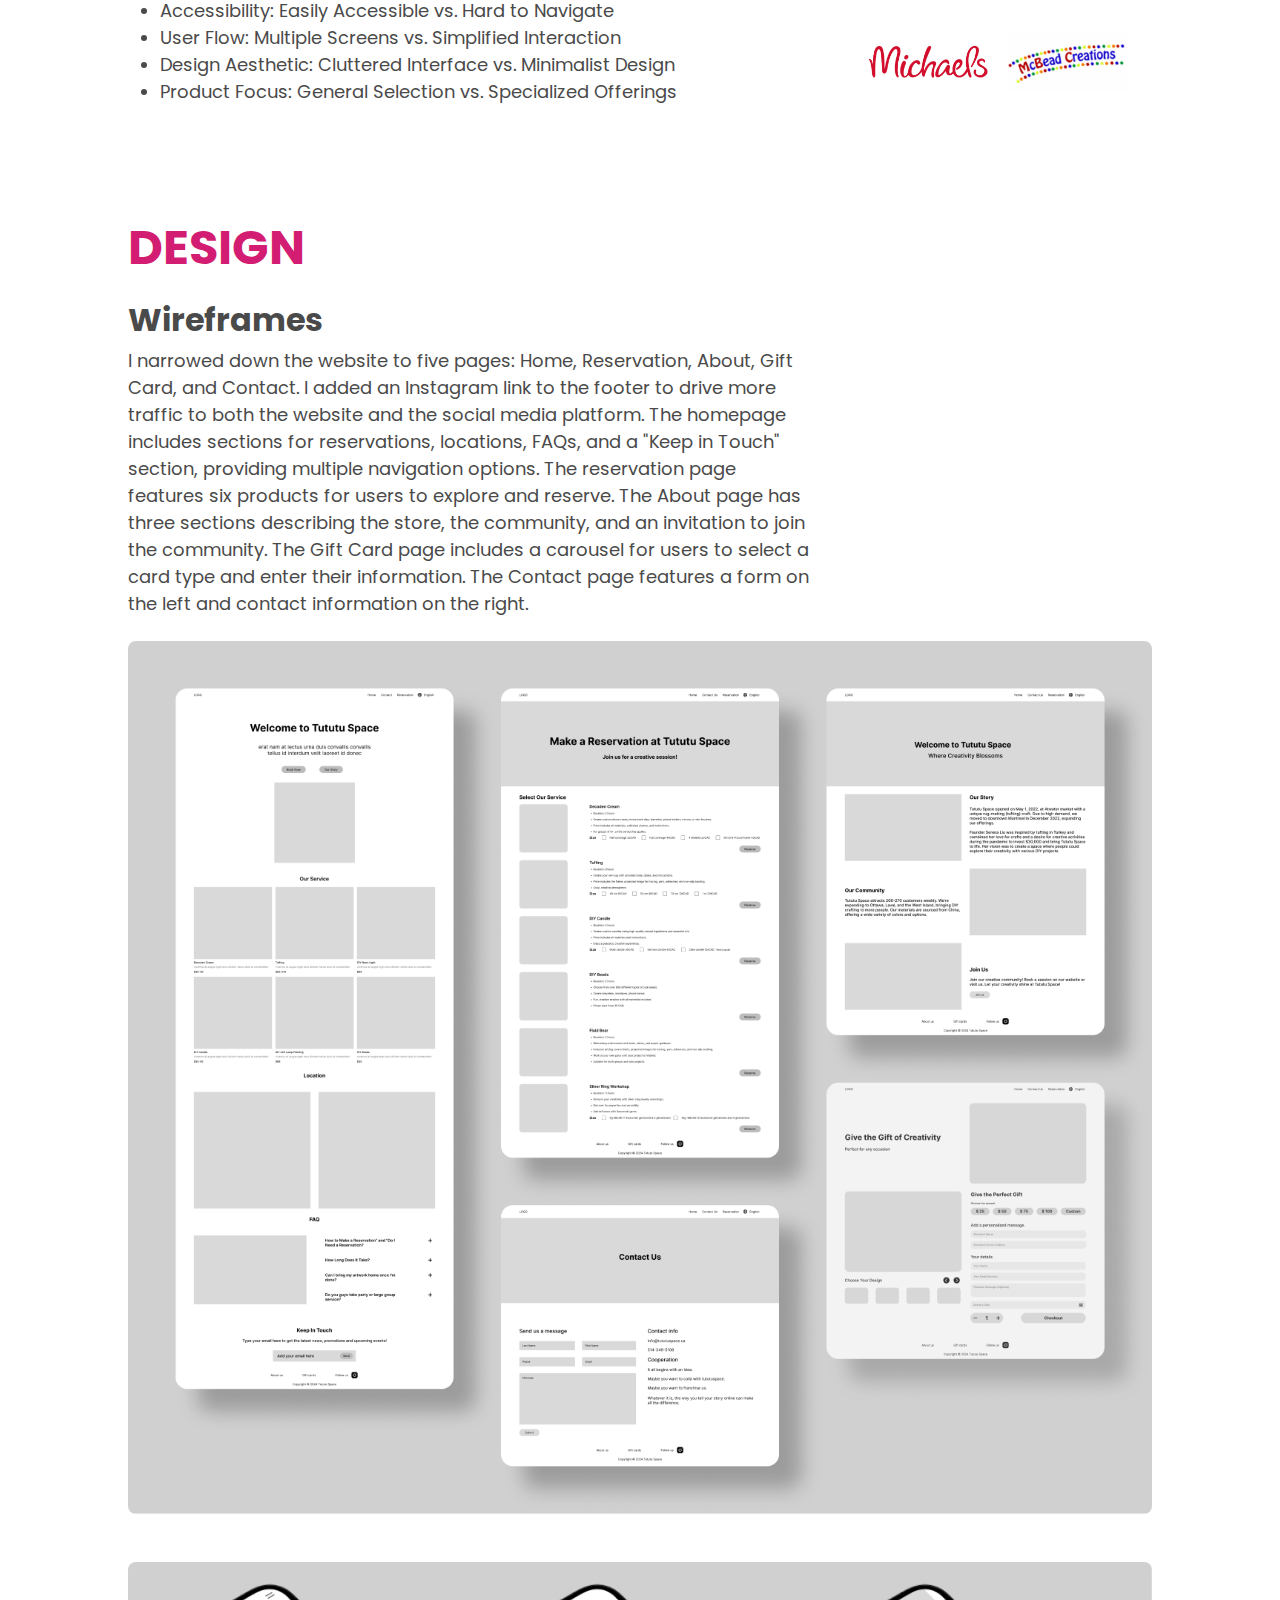
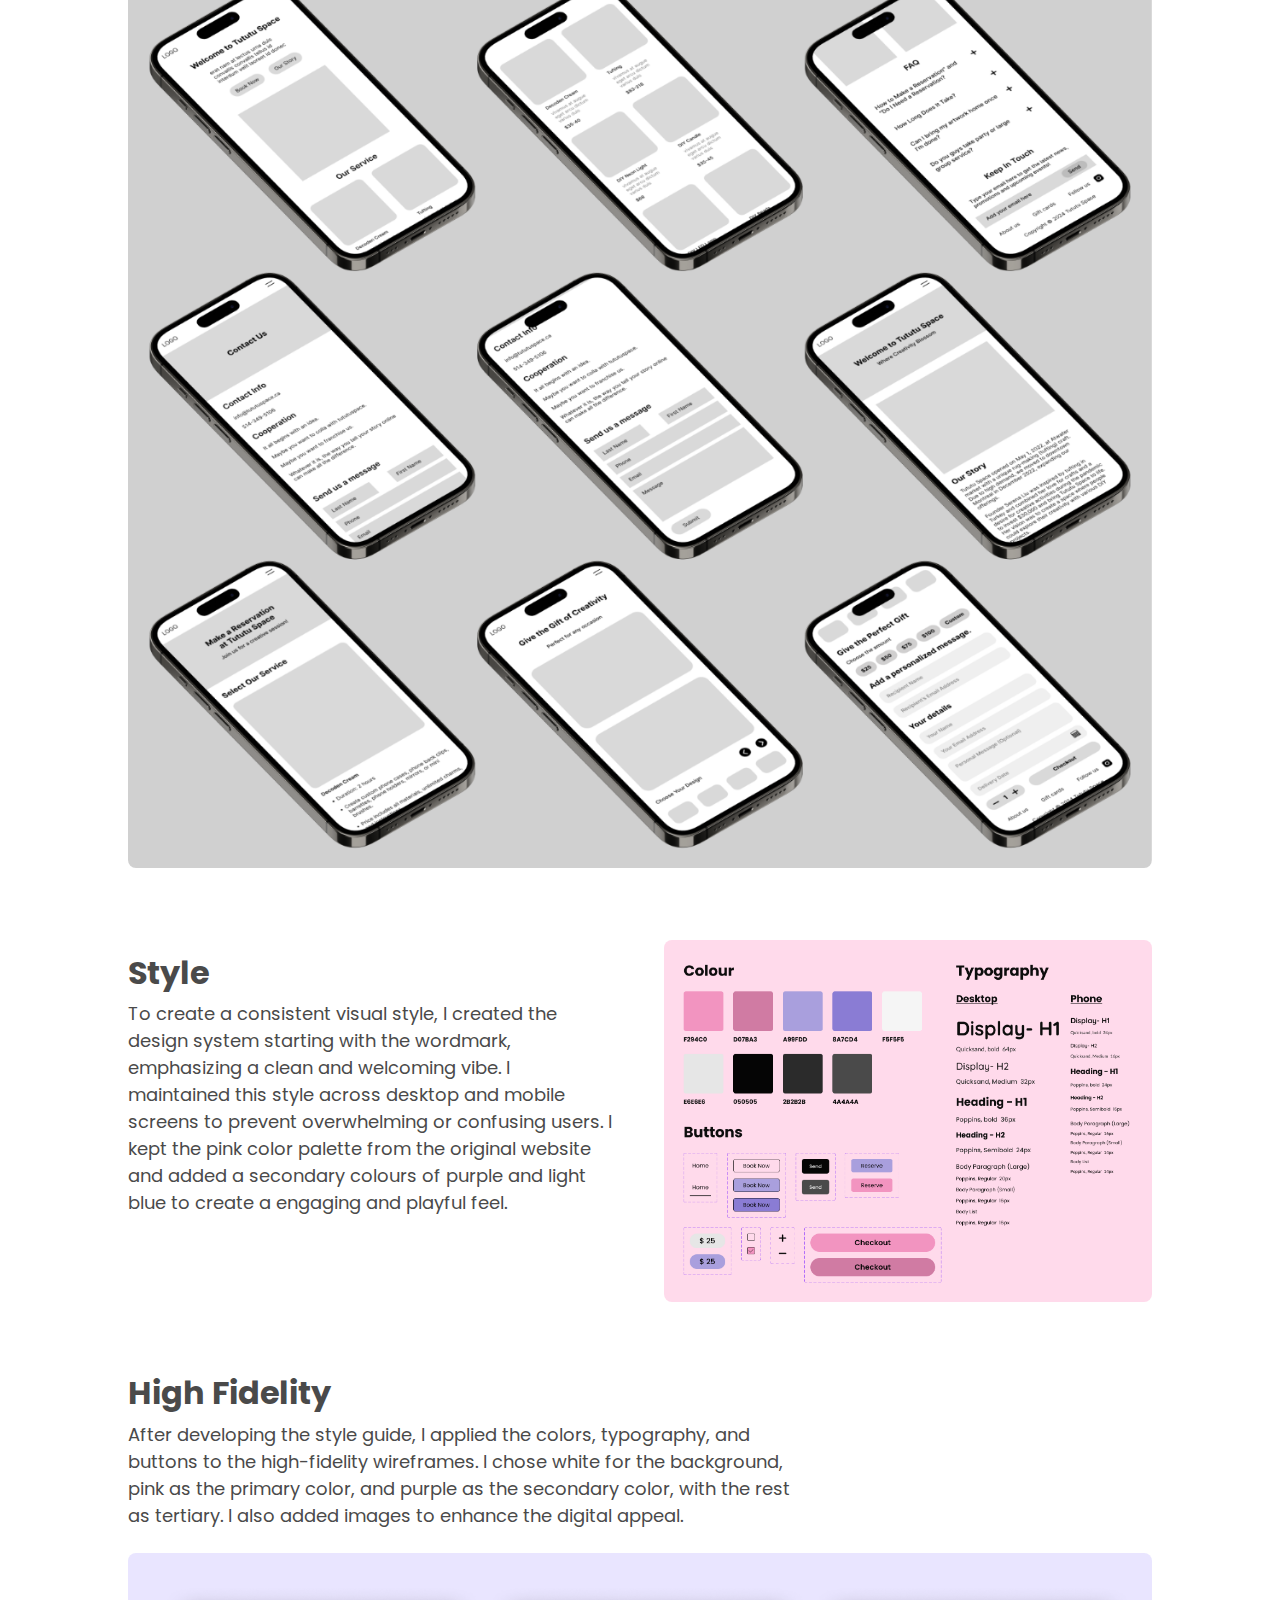
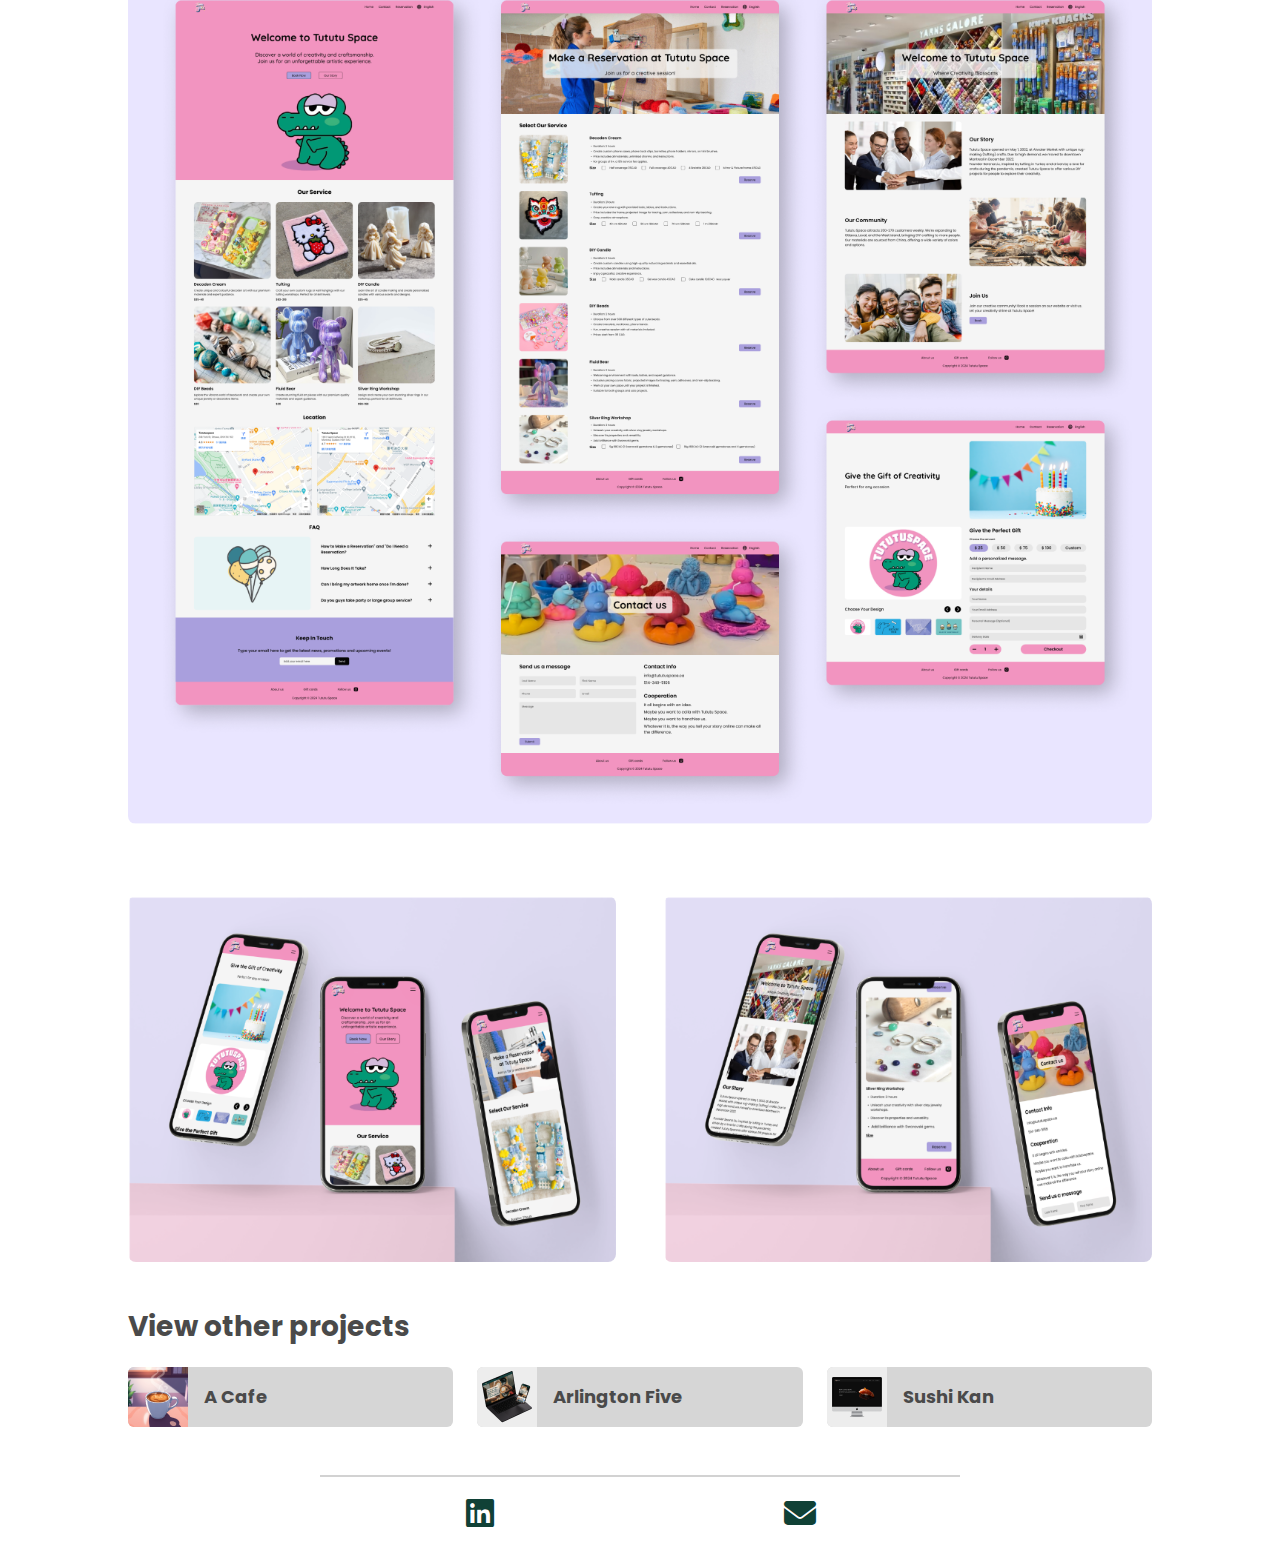
<file: tututuspace.html>
<!DOCTYPE html>
<html lang="en">

<head>
    <meta charset="UTF-8">
    <meta name="viewport" content="width=device-width, initial-scale=1.0">
    <title>Portfolio</title>
    <!-- Bootstrap -->
    <link href="https://cdn.jsdelivr.net/npm/bootstrap@5.3.3/dist/css/bootstrap.min.css" rel="stylesheet"
        integrity="sha384-QWTKZyjpPEjISv5WaRU9OFeRpok6YctnYmDr5pNlyT2bRjXh0JMhjY6hW+ALEwIH" crossorigin="anonymous">
    <!-- Main Css -->
    <link rel="stylesheet" href="css/tututu.css">
    <!-- CDN -->
    <link rel="stylesheet" href="https://cdn.jsdelivr.net/npm/bootstrap-icons@1.11.3/font/bootstrap-icons.min.css">
    <!-- Font Awesome -->
    <link rel="stylesheet" href="https://cdnjs.cloudflare.com/ajax/libs/font-awesome/6.5.0/css/all.min.css">
    <!-- Font -->
    <link rel="preconnect" href="https://fonts.googleapis.com">
    <link rel="preconnect" href="https://fonts.gstatic.com" crossorigin>
    <link
        href="https://fonts.googleapis.com/css2?family=Poppins:ital,wght@0,100;0,200;0,300;0,400;0,500;0,600;0,700;0,800;0,900;1,100;1,200;1,300;1,400;1,500;1,600;1,700;1,800;1,900&display=swap"
        rel="stylesheet">
    <!-- AOS -->
    <link rel="stylesheet" href="https://unpkg.com/aos@next/dist/aos.css" />
    <!-- favicon -->
    <link rel="shortcut icon" href="images/icon.png" type="image/x-icon">
</head>

<body>
    <!-- Skip Links -->
    <ul class="skip-links">
        <li><a href="#nav">Skip to main nav</a></li>
        <li><a href="#maincontent">Skip to main content</a></li>
    </ul>
    <header role="banner">
        <!-- Nav -->
        <nav class="navbar navbar-expand-lg" data-bs-theme="light" id="nav" role="navigation">
            <div class="container-xxl">
                <a class="navbar-brand col-sm-7" href="index.html">
                    <picture>
                        <source srcset="images/icon-60x60.png" media="(min-width: 750px)" />

                        <source srcset="images/icon-60x60.png" media="(min-width: 500px)" />

                        <img class="" src="images/icon-60x60.png" alt="che-cheng lee logo">
                    </picture>
                </a>
                <button class="navbar-toggler" type="button" data-bs-toggle="collapse"
                    data-bs-target="#navbarSupportedContent" aria-controls="navbarSupportedContent"
                    aria-expanded="false" aria-label="Toggle navigation">
                    <span class="navbar-toggler-icon"></span>
                </button>
                <div class="collapse navbar-collapse" id="navbarSupportedContent">
                    <ul class="navbar-nav me-auto mb-2 mb-lg-0 w-100 d-flex justify-content-between">
                        <li class="nav-item">
                            <a class="nav-link unactive fw-bold" aria-current="page" href="index.html">Home</a>
                        </li>
                        <li class="nav-item">
                            <a class="nav-link unactive fw-bold" href="about.html">About</a>
                        </li>
                        <li class="nav-item">
                            <a class="nav-link unactive fw-bold" href="contact.html">Contact</a>
                        </li>
                        <li class="nav-item">
                            <a class="nav-link unactive fw-bold" target="_blank"
                                href="lee_che-cheng_resume-portfolio.pdf">Resume</a>
                        </li>
                    </ul>
                </div>
            </div>
        </nav>

    </header>
    <main id="maincontent" role="main">
        <div class="container-xxl">
            <!-- back to top -->
            <button id="back-to-top" class="btn btn-primary opacity-50">
                <i class="fas fa-arrow-up fa-xl"></i>
            </button>

            <section class="row g-5 d-flex align-items-center mt-0">
                <div class="col-12 col-sm-6">
                    <h1 class="fw-bold  display-3" role="heading">Tututu Space</h1>
                    <h2 class="fw-normal fs-3 mt-4">A modern craft store offering inspiration.</h2>
                </div>
                <div class="col-12 col-sm-6 mx-auto">
                    <picture>
                        <source srcset="images/tututu_mockup-650_x_650.png" media="(min-width: 750px)" />

                        <source srcset="images/images/tututu_mockup-525_x_525.png" media="(min-width: 450px)" />

                        <img class="img-fluid" src="images/tututu_mockup-525_x_525.png" alt="tututu space mockup">
                    </picture>
                </div>
            </section>

            <section class="row g-5 mt-0">
                <!-- <div class="col-12 col-lg-6">
                    <h2 class="fw-semibold fs-4 lh-base mb-0" role="heading">Tututu Space blends creativity with
                        comfort,
                        offering a welcoming atmosphere for both work and relaxation. </h2>
                </div>
                <div class="col-12 col-lg-6">
                    <h3 class="fw-normal fs-5 lh-base mb-0">This captures the essence of Tututu Space, emphasizing its
                        dedication to comfort, quality, and a creative environment where the experience is both
                        enjoyable and unforgettable.</h3>
                </div> -->
                <div class="col-12 col-lg-6">
                    <h1 class="fw-bold fs-2 mb-2" role="heading">Project Vision</h1>
                    <p class="fw-normal fs-6 mb-0">Tututu Space blends creativity with comfort, offering a welcoming
                        space for work and relaxation. I redesigned five pages to improve usability and visual appeal,
                        enhancing color contrast, navbar responsiveness, layouts, and navigation. These updates create a
                        seamless, engaging user experience while reflecting Tututu Space’s inviting atmosphere.
                    </p>

                </div>
                <div class="col-12 col-lg-6">
                    <h1 class="fw-bold fs-2" role="heading">Problem</h1>
                    <ul class="mb-0">
                        <li class="fw-normal fs-6">Some color contrasts are too low.</li>
                        <li class="fw-normal fs-6">The navbar isn't responsive properly.</li>
                        <li class="fw-normal fs-6">The service section and FAQ section are lack of design.</li>
                        <li class="fw-normal fs-6">The reservation space should include some images.</li>
                        <li class="fw-normal fs-6">The gift card page doesn't have any button or link to go back to the
                            home page.</li>
                        <li class="fw-normal fs-6">The images on the gift card page should be larger.</li>
                        <li class="fw-normal fs-6"><a class="fw-normal fs-6" target="_blank" href="tututuspace.pdf">View
                                Original Website</a></li>
                    </ul>
                </div>

                <!-- Problem/solution -->
                <!-- <div class="col-12">
                    <h1 class="fw-bold fs-1" role="heading">Redesign Tututu Space Website</h1>
                </div>
                <div class="col-12 col-lg-6 mt-3">
                    <h2 class="fw-bold fs-2" role="heading">Problem</h2>
                    <ul class="mb-0">
                        <li class="fw-normal fs-5">Some color contrasts are too low.</li>
                        <li class="fw-normal fs-5">The navbar isn't responsive properly.</li>
                        <li class="fw-normal fs-5">The service section and FAQ section are lack of design.</li>
                        <li class="fw-normal fs-5">The reservation space should include some images.</li>
                        <li class="fw-normal fs-5">The gift card page doesn't have any button or link to go back to the
                            home page.</li>
                        <li class="fw-normal fs-5">The images on the gift card page should be larger.</li>
                        <li class="fw-normal fs-5"><a class="fw-normal fs-5" target="_blank"
                                href="https://www.tututuspace.ca/">View Original Website</a></li>
                    </ul>
                </div>
                <div class="col-12 col-lg-6 mt-3">
                    <h2 class="fw-bold fs-2" role="heading">Solution</h2>
                    <ul class="mb-0">
                        <li class="fw-normal fs-5">Ensure the color contrast is clear and visible.</li>
                        <li class="fw-normal fs-5">Make sure the navbar is fully responsive.</li>
                        <li class="fw-normal fs-5">Design a better layout for the service section and FAQ section.</li>
                        <li class="fw-normal fs-5">Add images to the reservation page to enhance its visual appeal.</li>
                        <li class="fw-normal fs-5">Add a navbar to the gift card page to allow easy navigation between
                            pages.</li>
                        <li class="fw-normal fs-5">Ensure the images on the gift card page are appropriately sized and
                            visible.</li>
                    </ul>
                </div> -->

                <!-- my role tools... -->
                <div class="col-6 col-lg-3">
                    <h1 class="fw-bold fs-3" role="heading">My role</h1>
                    <ul class="mb-0">
                        <li class="fw-normal fs-5"> Sole UI/UX Designer</li>
                    </ul>
                </div>
                <div class="col-6 col-lg-3">
                    <h1 class="fw-bold fs-3" role="heading">Tools</h1>
                    <ul class="mb-0">
                        <li class="fw-normal fs-5">Figma</li>
                        <li class="fw-normal fs-5">FigJam</li>
                        <li class="fw-normal fs-5">Adobe Illustrator</li>
                        <li class="fw-normal fs-5">Adobe Photoshop</li>
                    </ul>
                </div>
                <div class="col-6 col-lg-3">
                    <h1 class="fw-bold fs-3" role="heading">Duration</h1>
                    <ul class="mb-0">
                        <li class="fw-normal fs-5"> Jul 2024 - Aug 2024</li>
                    </ul>
                </div>
                <div class="col-6 col-lg-3">
                    <h1 class="fw-bold fs-3" role="heading">Duty</h1>
                    <ul class="mb-0">
                        <li class="fw-normal fs-5">Wireframing</li>
                        <li class="fw-normal fs-5">Prototyping</li>
                        <li class="fw-normal fs-5">Visual design</li>
                    </ul>
                </div>

                <!-- <div class="col-12">
                    <h1 class="fw-bold fs-1">Competitive analysis</h1>
                </div>
                <div class="col-12 col-lg-6 mt-3">
                    <h2 class="fw-bold fs-2">Handfashioned Fine Craft</h2>
                    <ul class="mb-0">
                        <li class="fw-normal fs-5">Competitor type: Direct</li>
                        <li class="fw-normal fs-5">Location: Ottawa, ON</li>
                        <li class="fw-normal fs-5">Strengths: Clear navigation, Fully responsive, Clear color scheme
                        </li>
                        <li class="fw-normal fs-5">Weaknesses: Too many texts, Many contrast errors</li>
                        <li class="fw-normal fs-5">Unique Feature: Wish list, Create account</li>
                    </ul>
                </div>
                <div class="col-12 col-lg-6 mt-3">
                    <h2 class="fw-bold fs-2">McBead Creations</h2>
                    <ul class="mb-0">
                        <li class="fw-normal fs-5">Competitor type: Direct</li>
                        <li class="fw-normal fs-5">Location: Ottawa, ON</li>
                        <li class="fw-normal fs-5">Strengths: Images added to enhance user experiences, Easy to find the
                            key info</li>
                        <li class="fw-normal fs-5">Weaknesses: Not fully responsive, Lack of design</li>
                        <li class="fw-normal fs-5">Unique Feature: Legal information, Party section</li>
                    </ul>
                </div>
                <div class="col-12 col-lg-6 mt-3">
                    <h2 class="fw-bold fs-2">Marrakech Crafts</h2>
                    <ul class="mb-0">
                        <li class="fw-normal fs-5">Competitor type: Indirect</li>
                        <li class="fw-normal fs-5">Location: Ottawa, ON</li>
                        <li class="fw-normal fs-5">Strengths: Strong brand identity, Clear color scheme</li>
                        <li class="fw-normal fs-5">Weaknesses: Some dropdown means don't work, overwhelming animations,
                            some pages don't have the navbar</li>
                        <li class="fw-normal fs-5">Unique Feature: Currency, Create account</li>
                    </ul>
                </div>
                <div class="col-12 col-lg-6 mt-3">
                    <h2 class="fw-bold fs-2">Michaels</h2>
                    <ul class="mb-0">
                        <li class="fw-normal fs-5">Competitor type: Indirect</li>
                        <li class="fw-normal fs-5">Location: Ottawa, ON</li>
                        <li class="fw-normal fs-5">Strengths: Clear navigation, Fully responsive</li>
                        <li class="fw-normal fs-5">Weaknesses: The footer is overwhelming, Some Contrast Errors, Too
                            many texts</li>
                        <li class="fw-normal fs-5">Unique Feature: Back to top button, Create account, Promotion</li>
                    </ul>
                </div> -->

                <div class="col-12">
                    <h1 class="fw-bold display-5 text-uppercase mb-0">Competitive analysis</h1>
                </div>
                <div class="col-12 col-sm-8 mt-3">
                    <p class="fw-normal fs-6 ">I analyzed several competing companies that, while not direct competitors
                        to Tututu Space, still impact its visibility and revenue. Tututu Space has the opportunity to
                        stand out by enhancing its website’s usability and refining its design without overwhelming
                        users.</p>
                    <p class="fw-normal fs-6" role="heading">Most competitors share similar features, but key
                        differences include:</p>
                    <ul class="mb-0">
                        <li class="fw-normal fs-6">Accessibility: Easily Accessible vs. Hard to Navigate</li>
                        <li class="fw-normal fs-6">User Flow: Multiple Screens vs. Simplified Interaction</li>
                        <li class="fw-normal fs-6">Design Aesthetic: Cluttered Interface vs. Minimalist Design</li>
                        <li class="fw-normal fs-6">Product Focus: General Selection vs. Specialized Offerings</li>
                    </ul>
                </div>
                <div class="col-12 col-sm-4  mt-3">
                    <h1 class="fw-bold display-4 text-uppercase mb-2"></h1>
                    <picture>
                        <source srcset="images/tututu-compet-logos.png" media="(min-width: 750px)" />

                        <source srcset="images/tututu-compet-logos.png" media="(min-width: 450px)" />

                        <img class="img-fluid" src="images/tututu-compet-logos.png" alt="Tututu Space competitors">
                    </picture>
                </div>

                <!-- Design -->
                <div class="col-12">
                    <!-- <h1 class="fw-bold fs-1" role="heading">Design</h1> -->
                    <h1 class="fw-bold display-5 text-uppercase mb-0">Design</h1>
                    <div class="col-12 mt-4">
                        <!-- <h2 class="fw-bold fs-2 text-start" role="heading">Wireframes</h2> -->
                        <h2 class="fw-bold fs-2 text-start" role="heading">Wireframes</h2>
                        <p class="fw-normal fs-6 col-lg-8 mb-0">I narrowed down the website to five pages: Home,
                            Reservation, About, Gift Card, and Contact. I added an Instagram link to the footer to drive
                            more traffic to both the website and the social media platform. The homepage includes
                            sections for reservations, locations, FAQs, and a "Keep in Touch" section, providing
                            multiple navigation options. The reservation page features six products for users to explore
                            and reserve. The About page has three sections describing the store, the community, and an
                            invitation to join the community. The Gift Card page includes a carousel for users to select
                            a card type and enter their information. The Contact page features a form on the left and
                            contact information on the right. </p>
                        <!-- lo wireframe-->
                        <div class="col-12 mx-auto mt-4">
                            <picture>
                                <source srcset="images/tututu-low-des.png" media="(min-width: 750px)" />

                                <source srcset="images/tututu-low-des-sm.png" media="(min-width: 450px)" />

                                <img class="img-fluid rounded-3" src="images/tututu-low-des-sm.png"
                                    alt="tututu space desktop Low fidelity wireframe">
                            </picture>

                        </div>
                        <div class="col-12 mx-auto mt-5">
                            <picture>
                                <source srcset="images/tututu-lo-phone-1200_x_1061.png" media="(min-width: 750px)" />

                                <source srcset="images/tututu-lo-phone-800_x_707.png" media="(min-width: 450px)" />

                                <img class="img-fluid rounded-3" src="images/tututu-lo-phone-800_x_707.png"
                                    alt="tututu space moble Low fidelity wireframe">
                            </picture>
                        </div>
                    </div>
                </div>
                <!-- style-->
                <div class="col-12 col-lg-6 my-lg-auto ">
                    <h2 class="fw-bold fs-2 text-start" role="heading">Style</h2>
                    <p class="fw-normal fs-6 mb-0">To create a consistent visual style, I created the design system
                        starting with the wordmark, emphasizing a clean and welcoming vibe. I maintained this style
                        across desktop and mobile screens to prevent overwhelming or confusing users. I kept the pink
                        color palette from the original website and added a secondary colours of purple and light blue
                        to create a engaging and playful feel.</p>
                </div>
                <div class="col-12 mx-auto col-lg-6">
                    <picture>
                        <source srcset="images/tututu-style.png" media="(min-width: 750px)" />

                        <source srcset="images/tututu-style-sm.png" media="(min-width: 450px)" />

                        <img class="img-fluid rounded-3" src="images/tututu-style-sm.png"
                            alt="tututu space style guide">
                    </picture>
                </div>
                <!-- <div class="col-12">
                    <h2 class="fw-bold fs-2 text-start" role="heading">Style</h2>
                    <div class="col-12 mx-auto mt-4">
                        <picture>
                            <source srcset="images/tututu-style.png" media="(min-width: 750px)" />

                            <source srcset="images/tututu-style-sm.png" media="(min-width: 450px)" />

                            <img class="img-fluid rounded-3" src="images/tututu-style-sm.png"
                                alt="tututu space style guide">
                        </picture>
                    </div>
                </div> -->

                <!-- hi wireframe-->
                <!-- <div class="col-12">
                    <h2 class="fw-bold fs-2 text-start" role="heading">High Fidelity</h2>
                </div> -->
                <div class="col-12 col-lg-8">
                    <h2 class="fw-bold fs-2 text-start" role="heading">High Fidelity</h2>
                    <p class="fw-normal fs-6 mb-0">After developing the style guide, I applied the colors, typography,
                        and buttons to the high-fidelity wireframes. I chose white for the background, pink as the
                        primary color, and purple as the secondary color, with the rest as tertiary. I also added images
                        to enhance the digital appeal. </p>
                </div>
                <div class="col-12 mt-4">
                    <picture>
                        <source srcset="images/tututu-hi-des.png" media="(min-width: 750px)" />

                        <source srcset="images/tututu-hi-des-sm.png" media="(min-width: 450px)" />

                        <img class="img-fluid rounded-3" src="images/tututu-hi-des-sm.png"
                            alt="tututu space desktop high fidelity wireframe">
                    </picture>

                </div>
                <div class="col-sm-6">
                    <picture>
                        <source srcset="images/tututu-hi-phone-1-650_x_487.png" media="(min-width: 750px)" />

                        <source srcset="images/tututu-hi-phone-1-525_x_394.png" media="(min-width: 450px)" />

                        <img class="img-fluid rounded-3" src="images/tututu-hi-phone-1-525_x_394.png"
                            alt="tututu space phone high fidelity wireframe">
                    </picture>

                </div>
                <div class="col-sm-6 ">
                    <picture>
                        <source srcset="images/tututu-hi-phone-2-650_x_487.png" media="(min-width: 750px)" />

                        <source srcset="images/tututu-hi-phone-2-525_x_394.png" media="(min-width: 450px)" />

                        <img class="img-fluid rounded-3" src="images/tututu-hi-phone-2-525_x_394.png"
                            alt="tututu space phone high fidelity wireframe">
                    </picture>
                </div>

                <!-- Test -->
                <!-- <div class="col-12 mt-5">
                    <h1 class="fw-bold fs-3 my-auto" role="heading">View other projects</h1>
                </div>

                <div class="col-12 col-md-4">
                    <a href="coffee.html" class="btn btn-secondary p-0 border-0 fw-medium view-other" role="button">
                        <img class="rounded-start" src="images/cafe-home-icon.png" alt="a cafe in California icon">
                        <h2 class="fw-bold fs-6 my-auto ms-3 me-auto" role="heading">A Cafe</h2>
                    </a>
                </div>
                <div class="col-12 col-md-4">
                    <a href="tututuspace.html" class="btn btn-secondary p-0 border-0 fw-medium view-other"
                        role="button">
                        <img class="rounded-start" src="images/tututu-home-icon.png" alt="tututu space icon">
                        <h2 class="fw-bold fs-6 my-auto ms-3 me-auto" role="heading">Tututu Space</h2>
                    </a>
                </div>
                <div class="col-12 col-md-4">
                    <a href="sushikan.html" class="btn btn-secondary p-0 border-0 fw-medium view-other" role="button">
                        <img class="rounded-start" src="images/sushi-home-icon.png" alt="sushi kan icon">
                        <h2 class="fw-bold fs-6 my-auto ms-3 me-auto" role="heading">Sushi Kan</h2>
                    </a>
                </div>
                <div class="col-12 col-md-4">
                    <a href="https://jasonlee.rf.gd/" class="btn btn-secondary p-0 border-0 fw-medium view-other"
                        role="button">
                        <img class="rounded-start" src="images/pop-icon.png" alt="pop therapy icon">
                        <h2 class="fw-bold fs-6 my-auto ms-3 me-auto" role="heading">Pop Therapy</h2>
                    </a>
                </div>
                <div class="col-12 col-md-4">
                    <a href="https://lee00869.github.io/mtm6201-midterm/"
                        class="btn btn-secondary p-0 border-0 fw-medium view-other" role="button">
                        <img class="rounded-start" src="images/fashion-icon.png" alt="fashion icon">
                        <h2 class="fw-bold fs-6 my-auto ms-3 me-auto" role="heading">Fashion</h2>
                    </a>
                </div>
                <div class="col-12 col-md-4">
                    <a href="illustrator.html" class="btn btn-secondary p-0 border-0 fw-medium view-other"
                        role="button">
                        <img class="rounded-start" src="images/dog-home-icon.png" alt="illustration icon">
                        <h2 class="fw-bold fs-6 my-auto ms-3 me-auto" role="heading">Illlustration</h2>
                    </a>
                </div> -->
            </section>
            <!-- Other project -->
            <section class="row g-4 mt-0">
                <div class="col-12 mt-5">
                    <h2 class="fw-bold fs-3 my-auto" role="heading">View other projects</h2>
                </div>

                <div class="col-12 col-md-4 project-hover">
                    <a href="coffee.html" class="btn btn-secondary p-0 border-0 fw-medium view-other" role="button">
                        <img class="rounded-start" src="images/cafe-home-icon.png" alt="a cafe in California icon">
                        <h2 class="fw-bold fs-6 my-auto ms-3 me-auto" role="heading">A Cafe</h2>
                    </a>
                </div>
                <div class="col-12 col-md-4 project-hover">
                    <a href="a5.html" class="btn btn-secondary p-0 border-0 fw-medium view-other" role="button">
                        <img class="rounded-start" src="images/a5-home-icon.png" alt="a cafe in California icon">
                        <h2 class="fw-bold fs-6 my-auto ms-3 me-auto" role="heading">Arlington Five</h2>
                    </a>
                </div>
                <!-- <div class="col-12 col-md-4 project-hover">
                    <a href="tututuspace.html" class="btn btn-secondary p-0 border-0 fw-medium view-other"
                        role="button">
                        <img class="rounded-start" src="images/tututu-home-icon.png" alt="tututu space icon">
                        <h2 class="fw-bold fs-6 my-auto ms-3 me-auto" role="heading">Tututu Space</h2>
                    </a>
                </div> -->
                <div class="col-12 col-md-4 project-hover">
                    <a href="sushikan.html" class="btn btn-secondary p-0 border-0 fw-medium view-other" role="button">
                        <img class="rounded-start" src="images/sushi-home-icon.png" alt="sushi kan icon">
                        <h2 class="fw-bold fs-6 my-auto ms-3 me-auto" role="heading">Sushi Kan</h2>
                    </a>
                </div>
                <!-- <div class="col-12 col-md-4 project-hover">
                    <a href="https://jasonlee.rf.gd/" target="_blank"
                        class="btn btn-secondary p-0 border-0 fw-medium view-other" role="button">
                        <img class="rounded-start" src="images/pop-icon.png" alt="pop therapy icon">
                        <h2 class="fw-bold fs-6 my-auto ms-3 me-auto" role="heading">Pop Therapy</h2>
                    </a>
                </div> -->
                <!-- <div class="col-12 col-md-4 project-hover">
                    <a href="https://lee00869.github.io/mtm6201-midterm/" target="_blank"
                        class="btn btn-secondary p-0 border-0 fw-medium view-other" role="button">
                        <img class="rounded-start" src="images/fashion-icon.png" alt="fashion icon">
                        <h2 class="fw-bold fs-6 my-auto ms-3 me-auto" role="heading">Fashion</h2>
                    </a>
                </div> -->
                <!-- <div class="col-12 col-md-4 project-hover">
                    <a href="illustrator.html" class="btn btn-secondary p-0 border-0 fw-medium view-other"
                        role="button">
                        <img class="rounded-start" src="images/dog-home-icon.png" alt="illustration icon">
                        <h2 class="fw-bold fs-6 my-auto ms-3 me-auto" role="heading">Illlustration</h2>
                    </a>
                </div> -->
            </section>


        </div>

    </main>
    <div class="row justify-content-center mt-5 hr-line">
        <hr class="border border-primary border-1 opacity-80 col-12 col-xl-6 ">
    </div>
    <!-- Footer -->
    <footer class="col-sm-6 offset-sm-3 d-flex justify-content-around my-3" role="contentinfo">
        <a class="btn p-2 col-sm-3" href="https://www.linkedin.com/in/che-cheng-lee-3a7737289/" target="_blank"
            aria-label="LinkedIn Profile"><i class="fa-brands fa-linkedin fa-2xl " style="color: #104136;"></i></a>
        <a class="btn p-2 col-sm-3" href="mailto:jasonlee21229@gmail.com" target="_blank" aria-label="Send Email"><i
                class="fa-solid fa-envelope fa-2xl " style="color: #104136;"></i></a>
    </footer>
    <!-- Javascript -->
    <script src="https://cdn.jsdelivr.net/npm/bootstrap@5.3.3/dist/js/bootstrap.bundle.min.js"
        integrity="sha384-YvpcrYf0tY3lHB60NNkmXc5s9fDVZLESaAA55NDzOxhy9GkcIdslK1eN7N6jIeHz" crossorigin="anonymous">
    </script>
    <script src="https://unpkg.com/aos@next/dist/aos.js"></script>
    <script>
        AOS.init({
            duration: 1500,
        });
    </script>

    <script src="main.js"></script>
</body>

</html>
</file>
<file: css/main.css>
:root,
[data-bs-theme=light] {
    --bs-primary: #104136;
    --bs-primary-rgb: 16, 65, 54;
    --bs-secondary: #1A6B5B;
    --bs-secondary-rgb: 26, 107, 91;
    --bs-dark: rgb(10, 10, 10);
    --bs-dark-rgb: 10, 10, 10;
    --bs-white: rgb(250, 250, 250);
    --bs-light-rgb: 74, 74, 74;
    --bs-body-color: #4A4A4A;
    --btn-secondary-bg: #d6d6d6;
}

/* Skip Link */
.skip-links {
    list-style: none;
}

.skip-links li a {
    position: absolute;
    top: -10em;
}

.skip-links li a:focus {
    top: 0;
}

/* Button */
.btn-primary {
    --bs-btn-bg: var(--bs-primary);
    --bs-btn-border-color: var(--bs-primary);
    --bs-btn-hover-bg: var(--bs-primary);
    --bs-btn-hover-border-color: var(--bs-primary);
    --bs-btn-active-bg: var(--bs-primary);
    --bs-btn-active-border-color: var(--bs-primary);
    --bs-btn-disabled-bg: var(--bs-primary);
    --bs-btn-disabled-border-color: var(--bs-primary);
}

.btn-secondary {
    --bs-btn-bg: var(--btn-secondary-bg); /* Use variable for background */
    --bs-btn-border-color: var(--btn-secondary-bg); /* Keep it consistent */
    --bs-btn-hover-bg: var(--btn-secondary-bg);;
    --bs-btn-hover-border-color:var(--btn-secondary-bg);;
    --bs-btn-active-bg: var(--btn-secondary-bg);;
    --bs-btn-active-border-color: var(--btn-secondary-bg);;
    --bs-btn-disabled-bg:var(--btn-secondary-bg);;
    --bs-btn-disabled-border-color:var(--btn-secondary-bg);;
}

/* Mobile */
body {
    font-family: "Poppins", sans-serif;
    /* background-color: #FAEED6; */
}

h1 {
    color: var(--bs-primary);
}

h2 {
    color: var(--bs-dark);
}

h3 {
    color: var(--bs-dark);
}

p {
    color: var(--bs-body-color);
    opacity: 80%;
}

/* Nav */
.nav-link {
    color: var(--bs-body-color);
    text-transform: uppercase;
}

.nav-link {
    transition: color .4s ease-in-out, background-color .4s ease-in-out, border-color .4s ease-in-out;
}

.navbar-nav .nav-link.active,
.navbar-nav .nav-link:focus,
.navbar-nav .nav-link.active:hover,
.navbar-nav .nav-link:focus:hover {
    /* background-color: var(--bs-primary);
    color: var(--bs-white); */
    color: var(--bs-primary);
    text-decoration: underline;
    opacity: 100%;
}

.navbar-nav .nav-link:hover {
    /* background-color: var(--bs-secondary); */
    /* color: var(--bs-white); */
    color: var(--bs-body-color);
    text-decoration: underline;
    opacity: 100%;
}

.unactive{
    opacity: 78%;
}

.navbar-toggler {
    color: var(--bs-primary);
    border: 0;
}

.btn-primary {
    --bs-btn-bg: var(--bs-primary);
    --bs-btn-border-color: var(--bs-primary);
    --bs-btn-hover-bg: var(--bs-secondary);
    --bs-btn-hover-border-color: var(--bs-primary);
    --bs-btn-active-bg: var(--bs-body-color);
    --bs-btn-active-border-color: var(--bs-primary);
    --bs-btn-disabled-bg: var(--bs-primary);
    --bs-btn-disabled-border-color: var(--bs-primary);
}

.btn {
    transition: color .3s ease-in-out, background-color .3s ease-in-out, border-color .3s ease-in-out, box-shadow .3s ease-in-out;
}

.container-xxl {
    --bs-gutter-x: 3rem;
}

span {
    height: 1px;
    width: 100%;
    color: var(--bs-body-color);
}

hr {
    margin: 0;
}

.hr-line {
    margin-right: calc(0* var(--bs-gutter-x));
    margin-left: calc(0* var(--bs-gutter-x));
}

/* Form */
.g-5 {
    --bs-gutter-y: 1.5rem;
}

.g-5 {
    --bs-gutter-x: 1.5rem;
}

/* Others */

.carousel-control-prev-icon, .carousel-control-next-icon{
    background-color: #4A4A4A;
    opacity: 0.7;
    width: 3rem;
    height: 3rem;
    transition: 0.5s;
}
.carousel-control-prev-icon:hover, .carousel-control-next-icon:hover{
    opacity: 1;
    transition: 0.5s;
}

/* back to top */
#back-to-top {
    position: fixed;
    bottom: 2.5rem;
    right: 2.5rem;
    width: 3rem;
    height: 3rem;
    padding: auto;
    display: none;
    z-index: 100;
    border-radius: 50%;
    display: flex;
    justify-content: center;
    align-items: center;
}

/* persona */
.carousel-item {
    text-align: center; /* Center align the content inside the carousel item */
}

.carousel-control-prev, .carousel-control-next {
 
    display: flex;
    align-items: center;
    justify-content: flex-start;
}
.carousel-control-next{
    justify-content: flex-end;
}

.carousel-control-prev-icon, .carousel-control-next-icon {
    filter: invert(1); /* Invert the color of the icons to make them visible on the background */
}

/* website link */
a{
    text-decoration: none;
}

/* Other projects */
.view-other{
    max-width: 100%;
    display: flex;
}

.view-flex{
    display: flex;
}

/* Illustrator */
.click-view{
    color: var(--bs-body-color);
}

/* card color */
.card{
    /* background-color: #FAEED6; */
}

/* footer line */
.border{
    color: var(--bs-body-color);
}



/* iPad */
@media screen and (min-width:450px) and (max-width: 1200px) {

    /* .col-sm-8 {
        width: 50%;
    } */

    .container-xxl {
        padding-left: 2rem;
        padding-right: 2rem;
    }

    /* Form */
    .g-5 {
        --bs-gutter-y: 2rem;
    }

    .g-5 {
        --bs-gutter-x: 2rem;
    }
      /* persona */
      .carousel-item img {
        max-width: 75%; /* Adjust the width of the images */
        height: auto; /* Maintain aspect ratio */
        margin: 0 auto; /* Center the image horizontally */
    }

    /* Test */
    .des-btn{
        display: none;
    }

    .view-width{
        width: 30%;
    }

  
}

/* Desktop */
@media screen and (min-width:1201px) {

    .container-xxl {
        max-width: 1440px;
        padding-left: 8rem;
        padding-right: 8rem;
    }

     /* Form */
     .g-5 {
        --bs-gutter-y: 3rem;
    }

    .g-5 {
        --bs-gutter-x: 3rem;
    }

    /* persona user map */
    .carousel-sm{
        max-width: 75%; /* Adjust the width of the images */
        height: auto; /* Maintain aspect ratio */
        margin: 0 auto; /* Center the image horizontally */
    }

    /* Test */
    .des-btn{
        display: none;
    }

    /* Home cards */
    .project-card:hover img{
        transition: 0.4s;
        filter: brightness(0.8);
    }
    .project-card img{
        transition: 0.4s;
    }

    /* Test */
    .project-grid {
        display: grid;
        grid-template-columns: 1fr 1fr; /* Two columns */
        grid-gap: 1.5rem; /* Gap between projects */
    }

    .view-width{
        width: 30%;
    }

    /* other project */
    .project-hover:hover{
        transition: 0.4s;
        filter: brightness(0.8);
    }
    .project-hover{
        transition: 0.4s;
    }
}



/* Test */
/* .nav-link,.navbar-toggler{color:var(--bs-secondary)}p,span{color:var(--bs-body-color)}:root,[data-bs-theme=light]{--bs-primary:#008080;--bs-primary-rgb:0,128,128;--bs-secondary:#2179BE;--bs-secondary-rgb:33,121,190;--bs-dark:rgb(10, 10, 10);--bs-dark-rgb:10,10,10;--bs-white:rgb(250, 250, 250);--bs-light-rgb:74,74,74;--bs-body-color:#4A4A4A}.skip-links{list-style:none}.skip-links li a{position:absolute;top:-10em}.skip-links li a:focus{top:0}.btn-primary{--bs-btn-bg:var(--bs-primary);--bs-btn-border-color:var(--bs-primary);--bs-btn-hover-bg:var(--bs-primary);--bs-btn-hover-border-color:var(--bs-primary);--bs-btn-active-bg:var(--bs-primary);--bs-btn-active-border-color:var(--bs-primary);--bs-btn-disabled-bg:var(--bs-primary);--bs-btn-disabled-border-color:var(--bs-primary);--bs-btn-bg:var(--bs-primary);--bs-btn-border-color:var(--bs-primary);--bs-btn-hover-bg:var(--bs-secondary);--bs-btn-hover-border-color:var(--bs-primary);--bs-btn-active-bg:var(--bs-body-color);--bs-btn-active-border-color:var(--bs-primary);--bs-btn-disabled-bg:var(--bs-primary);--bs-btn-disabled-border-color:var(--bs-primary)}body{font-family:Poppins,sans-serif}h1{color:var(--bs-primary)}h2,h3{color:var(--bs-dark)}.nav-link{text-transform:uppercase;transition:color .3s ease-in-out,background-color .3s ease-in-out,border-color .3s ease-in-out}.navbar-nav .nav-link.active,.navbar-nav .nav-link.active:hover,.navbar-nav .nav-link:focus,.navbar-nav .nav-link:focus:hover{background-color:var(--bs-primary);color:var(--bs-white)}.navbar-nav .nav-link:hover{background-color:var(--bs-secondary);color:var(--bs-white)}.navbar-toggler{border:0}.btn{transition:color .3s ease-in-out,background-color .3s ease-in-out,border-color .3s ease-in-out,box-shadow .3s ease-in-out}.container-xxl{--bs-gutter-x:3rem}span{height:1px;width:100%}hr{margin:0}.hr-line{margin-right:calc(0* var(--bs-gutter-x));margin-left:calc(0* var(--bs-gutter-x))}@media screen and (min-width:500px) and (max-width:1200px){.col-sm-8{width:50%}.container-xxl{padding-left:2rem;padding-right:2rem}}@media screen and (min-width:1201px){.container-xxl{max-width:1400px;padding-left:3rem;padding-right:3rem}} */
</file>
<file: css/a5.css>
:root,
[data-bs-theme=light] {
    --bs-primary: #104136;
    --bs-primary-rgb: 16, 65, 54;
    --bs-secondary: #1A6B5B;
    --bs-secondary-rgb: 26, 107, 91;
    --bs-dark: rgb(10, 10, 10);
    --bs-dark-rgb: 10, 10, 10;
    --bs-white: rgb(250, 250, 250);
    --bs-light-rgb: 74, 74, 74;
    --bs-body-color: #4A4A4A;
    --btn-secondary-bg: #d6d6d6;
    --bs-green: #0F3B3A;
    --bs-second-green: #577531;
    --bs-orange: #E69931;
    --bs-light-orange: #FDF6EE;
    --bs-dark-green: #104136;

}

/* Skip Link */
.skip-links {
    list-style: none;
}

.skip-links li a {
    position: absolute;
    top: -10em;
}

.skip-links li a:focus {
    top: 0;
}

/* Button */
.btn-primary {
    --bs-btn-bg: var(--bs-body-color);
    --bs-btn-border-color: var( --bs-body-color);
    --bs-btn-hover-bg: var(--bs-dark-green);
    --bs-btn-hover-border-color: var(--bs-dark-green);
    --bs-btn-active-bg: var(--bs-dark-green);
    --bs-btn-active-border-color: var(--bs-dark-green);
    --bs-btn-disabled-bg: var(--bs-body-color);
    --bs-btn-disabled-border-color: var(--bs-body-color);
}

.btn-secondary {
    --bs-btn-bg: var(--btn-secondary-bg); /* Use variable for background */
    --bs-btn-border-color: var(--btn-secondary-bg); /* Keep it consistent */
    --bs-btn-hover-bg: var(--btn-secondary-bg);;
    --bs-btn-hover-border-color:var(--btn-secondary-bg);;
    --bs-btn-active-bg: var(--btn-secondary-bg);;
    --bs-btn-active-border-color: var(--btn-secondary-bg);;
    --bs-btn-disabled-bg:var(--btn-secondary-bg);;
    --bs-btn-disabled-border-color:var(--btn-secondary-bg);;
}

.border-primary {
    --bs-border-opacity: 1;
    border-color: rgba(var(--bs-body-color), var(--bs-border-opacity)) !important;
}

/* Mobile */
body {
    font-family: "Poppins", sans-serif;
    /* background-color: #FAEED6; */
}

h1 {
    color: var(--bs-green);
}

h2 {
    color: var(--bs-body-color);
}

h3 {
    color: var(--bs-dark);
}

p {
    color: var(--bs-body-color);
}

/* Nav */
.nav-link {
    color: var(--bs-body-color);
    text-transform: uppercase;
}

.nav-link {
    transition: color .4s ease-in-out, background-color .4s ease-in-out, border-color .4s ease-in-out;
}

.navbar-nav .nav-link.active,
.navbar-nav .nav-link:focus,
.navbar-nav .nav-link.active:hover,
.navbar-nav .nav-link:focus:hover {
    /* background-color: var(--bs-primary);
    color: var(--bs-white); */
    color: var(--bs-primary);
    text-decoration: underline;
    opacity: 100%;
}

.navbar-nav .nav-link:hover {
    /* background-color: var(--bs-secondary); */
    /* color: var(--bs-white); */
    color: var(--bs-body-color);
    text-decoration: underline;
    opacity: 100%;
}

.unactive{
    opacity: 78%;
}

.navbar-toggler {
    color: var(--bs-dark-green);
    border: 0;
}

.btn {
    transition: color .3s ease-in-out, background-color .3s ease-in-out, border-color .3s ease-in-out, box-shadow .3s ease-in-out;
}

.container-xxl {
    --bs-gutter-x: 3rem;
}

span {
    height: 1px;
    width: 100%;
    color: var(--bs-body-color);
}

hr {
    margin: 0;
}

.hr-line {
    margin-right: calc(0* var(--bs-gutter-x));
    margin-left: calc(0* var(--bs-gutter-x));
}

/* Form */
.g-5 {
    --bs-gutter-y: 1.5rem;
}

.g-5 {
    --bs-gutter-x: 1.5rem;
}

/* Others */

.carousel-control-prev-icon, .carousel-control-next-icon{
    background-color: #4A4A4A;
    opacity: 0.7;
    width: 3rem;
    height: 3rem;
    transition: 0.5s;
}
.carousel-control-prev-icon:hover, .carousel-control-next-icon:hover{
    opacity: 1;
    transition: 0.5s;
}

/* back to top */
#back-to-top {
    position: fixed;
    bottom: 2.5rem;
    right: 2.5rem;
    width: 3rem;
    height: 3rem;
    padding: auto;
    display: none;
    z-index: 100;
    border-radius: 50%;
    display: flex;
    justify-content: center;
    align-items: center;
}

/* persona */
.carousel-item {
    text-align: center; /* Center align the content inside the carousel item */
}

.carousel-control-prev, .carousel-control-next {
 
    display: flex;
    align-items: center;
    justify-content: flex-start;
}
.carousel-control-next{
    justify-content: flex-end;
}

.carousel-control-prev-icon, .carousel-control-next-icon {
    filter: invert(1); /* Invert the color of the icons to make them visible on the background */
}

/* website link */
a{
    text-decoration: none;
}

/* Other projects */
.view-other{
    max-width: 100%;
    display: flex;
}

.view-flex{
    display: flex;
}

/* Illustrator */
.click-view{
    color: var(--bs-body-color);
}

/* card color */
.card{
    /* background-color: #FAEED6; */
}

/* footer line */
.border{
    color: var(--bs-body-color);
}


/* iPad */
@media screen and (min-width:450px) and (max-width: 1200px) {

    /* .col-sm-8 {
        width: 50%;
    } */

    .container-xxl {
        padding-left: 2rem;
        padding-right: 2rem;
    }

    /* Form */
    .g-5 {
        --bs-gutter-y: 2rem;
    }

    .g-5 {
        --bs-gutter-x: 2rem;
    }
      /* persona */
      .carousel-item img {
        max-width: 75%; /* Adjust the width of the images */
        height: auto; /* Maintain aspect ratio */
        margin: 0 auto; /* Center the image horizontally */
    }

    /* Test */
    .des-btn{
        display: none;
    }

    .view-width{
        width: 30%;
    }

  
}

/* Desktop */
@media screen and (min-width:1201px) {

    .container-xxl {
        max-width: 1440px;
        padding-left: 8rem;
        padding-right: 8rem;
    }

     /* Form */
     .g-5 {
        --bs-gutter-y: 4.5rem;
    }

    .g-5 {
        --bs-gutter-x: 3rem;
    }

    /* font */
    .fs-6{
        font-size: 18px !important;
    }

    /* persona user map */
    .carousel-sm{
        max-width: 75%; /* Adjust the width of the images */
        height: auto; /* Maintain aspect ratio */
        margin: 0 auto; /* Center the image horizontally */
    }

    /* Test */
    .des-btn{
        display: none;
    }

    /* Home cards */
    .project-card:hover img{
        transition: 0.4s;
        filter: brightness(0.8);
    }
    .project-card img{
        transition: 0.4s;
    }

    /* Test */
    .project-grid {
        display: grid;
        grid-template-columns: 1fr 1fr; /* Two columns */
        grid-gap: 1.5rem; /* Gap between projects */
    }

    .view-width{
        width: 30%;
    }

    /* other project */
    .project-hover:hover{
        transition: 0.4s;
        filter: brightness(0.8);
    }
    .project-hover{
        transition: 0.4s;
    }
}
</file>
<file: css/sushikan.css>
:root,
[data-bs-theme=light] {
    --bs-primary: #151515;
    --bs-primary-rgb: 21, 21, 21;
    --bs-secondary: #333333;
    --bs-secondary-rgb: 51, 51, 51;
    --bs-dark: rgb(10, 10, 10);
    --bs-dark-rgb: 10, 10, 10;
    --bs-white: rgb(250, 250, 250);
    --bs-light-rgb: 74, 74, 74;
    --bs-body-color: #4A4A4A;
    --btn-secondary-bg: #d6d6d6;
    --bs-green: #0F3B3A;
    --bs-second-green: #577531;
    --bs-orange: #E69931;
    --bs-light-orange: #FDF6EE;
    --bs-dark-green: #104136;
}

/* Skip Link */
.skip-links {
    list-style: none;
}

.skip-links li a {
    position: absolute;
    top: -10em;
}

.skip-links li a:focus {
    top: 0;
}

/* Button */
.btn-primary {
    --bs-btn-bg: var(--bs-body-color);
    --bs-btn-border-color: var( --bs-body-color);
    --bs-btn-hover-bg: var(--bs-dark-green);
    --bs-btn-hover-border-color: var(--bs-dark-green);
    --bs-btn-active-bg: var(--bs-dark-green);
    --bs-btn-active-border-color: var(--bs-dark-green);
    --bs-btn-disabled-bg: var(--bs-body-color);
    --bs-btn-disabled-border-color: var(--bs-body-color);
}

.btn-secondary {
    --bs-btn-bg: var(--btn-secondary-bg); /* Use variable for background */
    --bs-btn-border-color: var(--btn-secondary-bg); /* Keep it consistent */
    --bs-btn-hover-bg: var(--btn-secondary-bg);;
    --bs-btn-hover-border-color:var(--btn-secondary-bg);;
    --bs-btn-active-bg: var(--btn-secondary-bg);;
    --bs-btn-active-border-color: var(--btn-secondary-bg);;
    --bs-btn-disabled-bg:var(--btn-secondary-bg);;
    --bs-btn-disabled-border-color:var(--btn-secondary-bg);;
}

/* Mobile */
body {
    font-family: "Poppins", sans-serif;
    /* background-color: #FAEED6; */
}

h1 {
    color: var(--bs-primary);
}

h2 {
    color: var(--bs-secondary);
}

h3 {
    color: var(--bs-secondary);
}

p {
    color: var(--bs-body-color);
}

/* Nav */
.nav-link {
    color: var(--bs-body-color);
    text-transform: uppercase;
}

.nav-link {
    transition: color .4s ease-in-out, background-color .4s ease-in-out, border-color .4s ease-in-out;
}

.navbar-nav .nav-link.active,
.navbar-nav .nav-link:focus,
.navbar-nav .nav-link.active:hover,
.navbar-nav .nav-link:focus:hover {
    /* background-color: var(--bs-primary);
    color: var(--bs-white); */
    color: var(--bs-primary);
    text-decoration: underline;
    opacity: 100%;
}

.navbar-nav .nav-link:hover {
    /* background-color: var(--bs-secondary); */
    /* color: var(--bs-white); */
    color: var(--bs-body-color);
    text-decoration: underline;
    opacity: 100%;
}

.unactive{
    opacity: 78%;
}

.navbar-toggler {
    color: var(--bs-dark-green);
    border: 0;
}



.btn {
    transition: color .3s ease-in-out, background-color .3s ease-in-out, border-color .3s ease-in-out, box-shadow .3s ease-in-out;
}

.container-xxl {
    --bs-gutter-x: 3rem;
}

span {
    height: 1px;
    width: 100%;
    color: var(--bs-body-color);
}

hr {
    margin: 0;
}

.hr-line {
    margin-right: calc(0* var(--bs-gutter-x));
    margin-left: calc(0* var(--bs-gutter-x));
}

/* Form */
.g-5 {
    --bs-gutter-y: 1.5rem;
}

.g-5 {
    --bs-gutter-x: 1.5rem;
}

/* Others */

.carousel-control-prev-icon, .carousel-control-next-icon{
    background-color: #4A4A4A;
    opacity: 0.7;
    width: 3rem;
    height: 3rem;
    transition: 0.5s;
}
.carousel-control-prev-icon:hover, .carousel-control-next-icon:hover{
    opacity: 1;
    transition: 0.5s;
}

/* back to top */
#back-to-top {
    position: fixed;
    bottom: 2.5rem;
    right: 2.5rem;
    width: 3rem;
    height: 3rem;
    padding: auto;
    display: none;
    z-index: 100;
    border-radius: 50%;
    display: flex;
    justify-content: center;
    align-items: center;
}

/* persona */
.carousel-item {
    text-align: center; /* Center align the content inside the carousel item */
}

.carousel-control-prev, .carousel-control-next {
 
    display: flex;
    align-items: center;
    justify-content: flex-start;
}
.carousel-control-next{
    justify-content: flex-end;
}

.carousel-control-prev-icon, .carousel-control-next-icon {
    filter: invert(1); /* Invert the color of the icons to make them visible on the background */
}

/* website link */
a{
    text-decoration: none;
}

/* Other projects */
.view-other{
    max-width: 100%;
    display: flex;
}

.view-flex{
    display: flex;
}

/* Illustrator */
.click-view{
    color: var(--bs-body-color);
}

/* card color */
.card{
    /* background-color: #FAEED6; */
}

/* footer line */
.border{
    color: var(--bs-body-color);
}


/* iPad */
@media screen and (min-width:450px) and (max-width: 1200px) {

    /* .col-sm-8 {
        width: 50%;
    } */

    .container-xxl {
        padding-left: 2rem;
        padding-right: 2rem;
    }

    /* Form */
    .g-5 {
        --bs-gutter-y: 2rem;
    }

    .g-5 {
        --bs-gutter-x: 2rem;
    }
      /* persona */
      .carousel-item img {
        max-width: 75%; /* Adjust the width of the images */
        height: auto; /* Maintain aspect ratio */
        margin: 0 auto; /* Center the image horizontally */
    }

    /* Test */
    .des-btn{
        display: none;
    }

    .view-width{
        width: 30%;
    }

  
}

/* Desktop */
@media screen and (min-width:1201px) {

    .container-xxl {
        max-width: 1440px;
        padding-left: 8rem;
        padding-right: 8rem;
    }

     /* Form */
     .g-5 {
        --bs-gutter-y: 4.5rem;
    }

    .g-5 {
        --bs-gutter-x: 3rem;
    }

    /* font */
    .fs-6{
        font-size: 18px !important;
    }

    /* persona user map */
    .carousel-sm{
        max-width: 75%; /* Adjust the width of the images */
        height: auto; /* Maintain aspect ratio */
        margin: 0 auto; /* Center the image horizontally */
    }

    /* Test */
    .des-btn{
        display: none;
    }

    /* Home cards */
    .project-card:hover img{
        transition: 0.4s;
        filter: brightness(0.8);
    }
    .project-card img{
        transition: 0.4s;
    }

    /* Test */
    .project-grid {
        display: grid;
        grid-template-columns: 1fr 1fr; /* Two columns */
        grid-gap: 1.5rem; /* Gap between projects */
    }

    .view-width{
        width: 30%;
    }

    /* other project */
    .project-hover:hover{
        transition: 0.4s;
        filter: brightness(0.8);
    }
    .project-hover{
        transition: 0.4s;
    }
}
</file>
<file: css/tututu.css>
:root,
[data-bs-theme=light] {
    --bs-primary: #D31D72;
    --bs-primary-rgb: 211, 29, 114;
    --bs-secondary: #1A6B5B;
    --bs-secondary-rgb: 26, 107, 91;
    --bs-dark: rgb(10, 10, 10);
    --bs-dark-rgb: 10, 10, 10;
    --bs-white: rgb(250, 250, 250);
    --bs-light-rgb: 74, 74, 74;
    --bs-body-color: #4A4A4A;
    --btn-secondary-bg: #d6d6d6;
    --bs-green: #0F3B3A;
    --bs-second-green: #577531;
    --bs-orange: #E69931;
    --bs-light-orange: #FDF6EE;
    --bs-dark-green: #104136;
}

/* Skip Link */
.skip-links {
    list-style: none;
}

.skip-links li a {
    position: absolute;
    top: -10em;
}

.skip-links li a:focus {
    top: 0;
}

/* Button */
.btn-primary {
    --bs-btn-bg: var(--bs-body-color);
    --bs-btn-border-color: var( --bs-body-color);
    --bs-btn-hover-bg: var(--bs-dark-green);
    --bs-btn-hover-border-color: var(--bs-dark-green);
    --bs-btn-active-bg: var(--bs-dark-green);
    --bs-btn-active-border-color: var(--bs-dark-green);
    --bs-btn-disabled-bg: var(--bs-body-color);
    --bs-btn-disabled-border-color: var(--bs-body-color);
}

.btn-secondary {
    --bs-btn-bg: var(--btn-secondary-bg); /* Use variable for background */
    --bs-btn-border-color: var(--btn-secondary-bg); /* Keep it consistent */
    --bs-btn-hover-bg: var(--btn-secondary-bg);;
    --bs-btn-hover-border-color:var(--btn-secondary-bg);;
    --bs-btn-active-bg: var(--btn-secondary-bg);;
    --bs-btn-active-border-color: var(--btn-secondary-bg);;
    --bs-btn-disabled-bg:var(--btn-secondary-bg);;
    --bs-btn-disabled-border-color:var(--btn-secondary-bg);;
}

.border-primary {
    --bs-border-opacity: 1;
    border-color: rgba(var(--bs-body-color), var(--bs-border-opacity)) !important;
}

/* Mobile */
body {
    font-family: "Poppins", sans-serif;
    /* background-color: #FAEED6; */
}

h1 {
    color: var(--bs-primary);
}

h2 {
    color: var(--bs-body-color);
}

h3 {
    color: var(--bs-dark);
}

p {
    color: var(--bs-body-color);
}

/* Nav */
.nav-link {
    color: var(--bs-body-color);
    text-transform: uppercase;
}

.nav-link {
    transition: color .4s ease-in-out, background-color .4s ease-in-out, border-color .4s ease-in-out;
}

.navbar-nav .nav-link.active,
.navbar-nav .nav-link:focus,
.navbar-nav .nav-link.active:hover,
.navbar-nav .nav-link:focus:hover {
    /* background-color: var(--bs-primary);
    color: var(--bs-white); */
    color: var(--bs-primary);
    text-decoration: underline;
    opacity: 100%;
}

.navbar-nav .nav-link:hover {
    /* background-color: var(--bs-secondary); */
    /* color: var(--bs-white); */
    color: var(--bs-body-color);
    text-decoration: underline;
    opacity: 100%;
}

.unactive{
    opacity: 78%;
}

.navbar-toggler {
    color: var(--bs-dark-green);
    border: 0;
}

.btn {
    transition: color .3s ease-in-out, background-color .3s ease-in-out, border-color .3s ease-in-out, box-shadow .3s ease-in-out;
}

.container-xxl {
    --bs-gutter-x: 3rem;
}

span {
    height: 1px;
    width: 100%;
    color: var(--bs-body-color);
}

hr {
    margin: 0;
}

.hr-line {
    margin-right: calc(0* var(--bs-gutter-x));
    margin-left: calc(0* var(--bs-gutter-x));
}

/* Form */
.g-5 {
    --bs-gutter-y: 1.5rem;
}

.g-5 {
    --bs-gutter-x: 1.5rem;
}

/* Others */

.carousel-control-prev-icon, .carousel-control-next-icon{
    background-color: #4A4A4A;
    opacity: 0.7;
    width: 3rem;
    height: 3rem;
    transition: 0.5s;
}
.carousel-control-prev-icon:hover, .carousel-control-next-icon:hover{
    opacity: 1;
    transition: 0.5s;
}

/* back to top */
#back-to-top {
    position: fixed;
    bottom: 2.5rem;
    right: 2.5rem;
    width: 3rem;
    height: 3rem;
    padding: auto;
    display: none;
    z-index: 100;
    border-radius: 50%;
    display: flex;
    justify-content: center;
    align-items: center;
}

/* persona */
.carousel-item {
    text-align: center; /* Center align the content inside the carousel item */
}

.carousel-control-prev, .carousel-control-next {
 
    display: flex;
    align-items: center;
    justify-content: flex-start;
}
.carousel-control-next{
    justify-content: flex-end;
}

.carousel-control-prev-icon, .carousel-control-next-icon {
    filter: invert(1); /* Invert the color of the icons to make them visible on the background */
}

/* website link */
a{
    text-decoration: none;
}

/* Other projects */
.view-other{
    max-width: 100%;
    display: flex;
}

.view-flex{
    display: flex;
}

/* Illustrator */
.click-view{
    color: var(--bs-body-color);
}

/* card color */
.card{
    /* background-color: #FAEED6; */
}

/* footer line */
.border{
    color: var(--bs-body-color);
}


/* iPad */
@media screen and (min-width:450px) and (max-width: 1200px) {

    /* .col-sm-8 {
        width: 50%;
    } */

    .container-xxl {
        padding-left: 2rem;
        padding-right: 2rem;
    }

    /* Form */
    .g-5 {
        --bs-gutter-y: 2rem;
    }

    .g-5 {
        --bs-gutter-x: 2rem;
    }
      /* persona */
      .carousel-item img {
        max-width: 75%; /* Adjust the width of the images */
        height: auto; /* Maintain aspect ratio */
        margin: 0 auto; /* Center the image horizontally */
    }

    /* Test */
    .des-btn{
        display: none;
    }

    .view-width{
        width: 30%;
    }

  
}

/* Desktop */
@media screen and (min-width:1201px) {

    .container-xxl {
        max-width: 1440px;
        padding-left: 8rem;
        padding-right: 8rem;
    }

     /* Form */
     .g-5 {
        --bs-gutter-y: 4.5rem;
    }

    .g-5 {
        --bs-gutter-x: 3rem;
    }

    /* font */
    .fs-6{
        font-size: 18px !important;
    }

    /* persona user map */
    .carousel-sm{
        max-width: 75%; /* Adjust the width of the images */
        height: auto; /* Maintain aspect ratio */
        margin: 0 auto; /* Center the image horizontally */
    }

    /* Test */
    .des-btn{
        display: none;
    }

    /* Home cards */
    .project-card:hover img{
        transition: 0.4s;
        filter: brightness(0.8);
    }
    .project-card img{
        transition: 0.4s;
    }

    /* Test */
    .project-grid {
        display: grid;
        grid-template-columns: 1fr 1fr; /* Two columns */
        grid-gap: 1.5rem; /* Gap between projects */
    }

    .view-width{
        width: 30%;
    }

    /* other project */
    .project-hover:hover{
        transition: 0.4s;
        filter: brightness(0.8);
    }
    .project-hover{
        transition: 0.4s;
    }
}
</file>
